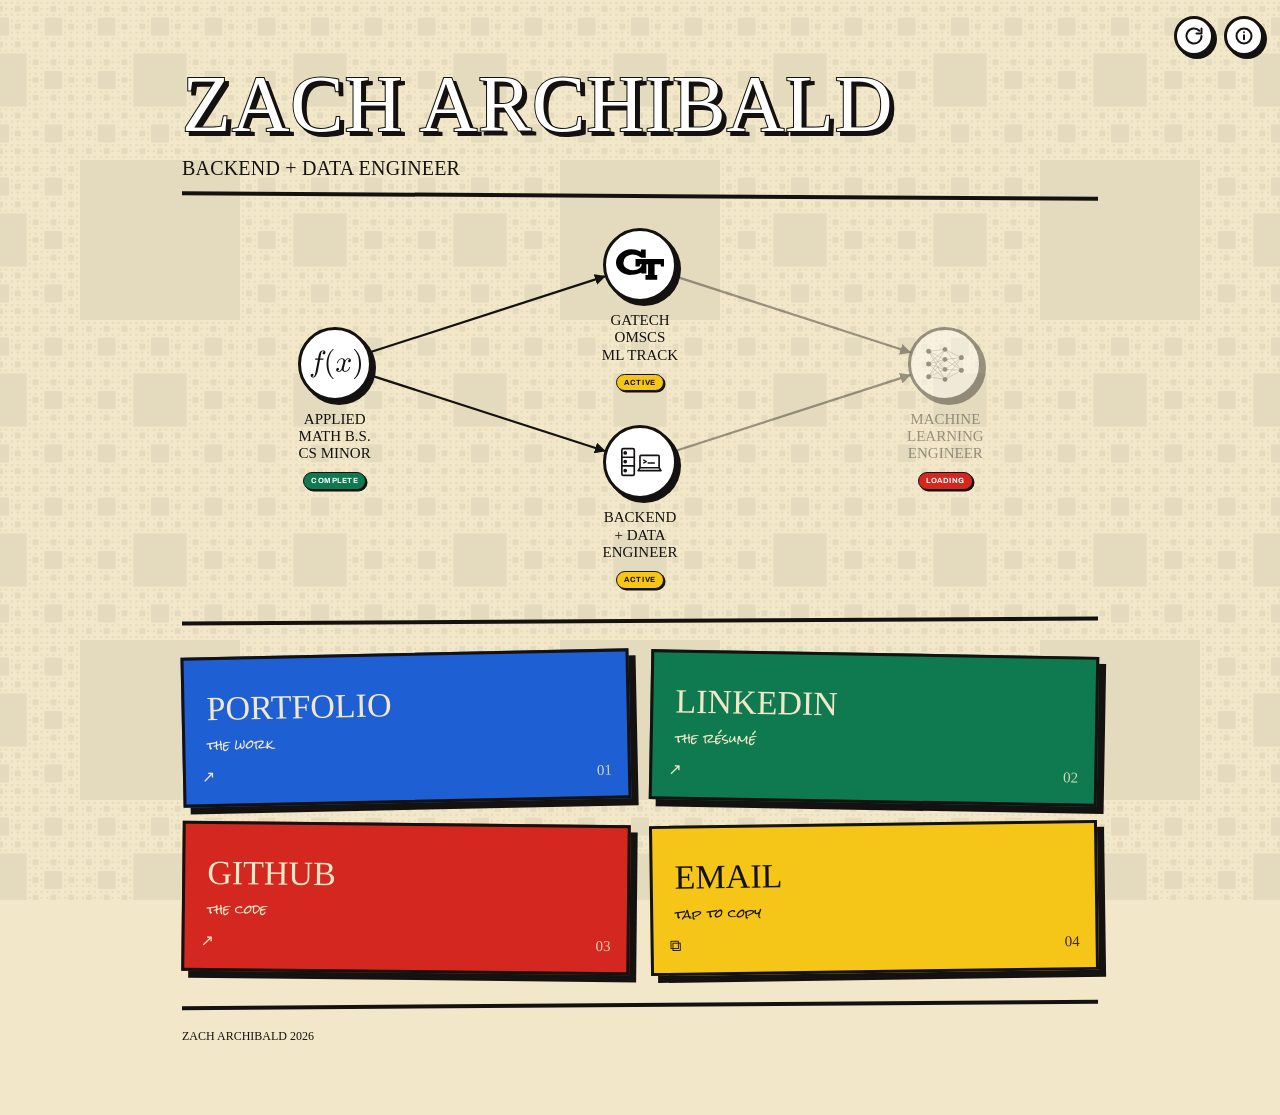
<file: index.html>
<!DOCTYPE html>
<html lang="en">
<head>
<meta charset="UTF-8">
<meta name="viewport" content="width=device-width, initial-scale=1.0">
<title>Zach Archibald</title>
<meta name="description" content="Data & backend engineer. Building the systems ML runs on.">
<link rel="preconnect" href="https://fonts.googleapis.com">
<link rel="preconnect" href="https://fonts.gstatic.com" crossorigin>
<link href="https://fonts.googleapis.com/css2?family=Permanent+Marker&family=Rock+Salt&family=Archivo:wght@400;600;800&family=Fraunces:opsz,wght@9..144,600;9..144,900&display=swap" rel="stylesheet">
<link rel="stylesheet" href="background.css">
<style>
  *{margin:0;padding:0;box-sizing:border-box}
  :root{
    --black:#141210;
    --ivory:#f2e8c9;
    --red:#d4271f;
    --yellow:#f5c518;
    --cobalt:#1f5fd4;
    --green:#0f7a4f;
    --marker:'Permanent Marker',cursive;
    --name:'Fraunces',Georgia,serif;
    --scrawl:'Rock Salt',cursive;
    --body:'Archivo',system-ui,sans-serif;
  }
  html{scroll-behavior:smooth;background:#f2e8c9}
  body{
    background:var(--ivory);color:var(--black);
    font-family:var(--body);line-height:1.55;
    -webkit-font-smoothing:antialiased;
    overflow-x:hidden;position:relative;
  }
  .wrap{max-width:960px;margin:0 auto;padding:0 22px;position:relative;z-index:2}


  /* ---------- hero ---------- */
  .hero{position:relative;padding:64px 0 0}
  h1{font-family:var(--marker);font-weight:400;line-height:1;letter-spacing:.01em;
    white-space:nowrap;display:block;font-size:80px}
  h1 .n1,h1 .n2{color:#fff;-webkit-text-stroke:2px var(--black);paint-order:stroke fill}
  h1{filter:drop-shadow(4px 4px 0 var(--black))}
  .role{margin:14px 0 0;font-family:var(--marker);font-size:20px;line-height:1;
    letter-spacing:.01em;display:block;color:var(--black)}

  /* ---------- trajectory ---------- */
  .path{margin:0;position:relative;width:100%}
  .path-label{font-family:var(--scrawl);font-size:11px;opacity:.6;margin-bottom:14px;
    text-transform:uppercase;letter-spacing:.06em}
  .nodes{display:flex;align-items:flex-start;flex-wrap:nowrap;width:100%;gap:0}
  /* diamond trajectory */
  .nodes.diamond{display:grid;position:relative;width:100%;
    grid-template-columns:1fr 1fr 1fr;grid-template-rows:1fr 1fr;
    row-gap:34px;align-items:center;justify-items:center}
  .diamond .node{position:relative;z-index:2;flex:none!important;align-self:center}
  .col-l{grid-column:1;grid-row:1 / span 2}
  .col-r{grid-column:3;grid-row:1 / span 2}
  .col-m.top{grid-column:2;grid-row:1}
  .col-m.bot{grid-column:2;grid-row:2}
  /* four connector lines drawn with a single SVG that scales to the grid box */
  .diamond .flow{position:absolute;inset:0;width:100%;height:100%;z-index:1;
    pointer-events:none;overflow:visible}
  .node{display:flex;flex-direction:column;align-items:center;gap:10px;
    text-align:center;flex:1.5 1 0;min-width:0;align-self:stretch}
  .node .status-tag{margin-top:auto}
  .bulb .db{font-size:40px;line-height:0}
  .bulb{width:74px;height:74px;border:3px solid var(--black);border-radius:50%;
    display:grid;place-items:center;font-family:var(--marker);font-size:24px;
    background:var(--ivory);position:relative;line-height:0}
  .node .bulb{background:#fff;color:var(--black);box-shadow:4px 4px 0 var(--black)}
  /* future node: same style as the others, just greyed out */
  .node.off .bulb{opacity:.4}
  .node.off .cap{opacity:.4}
  .node .cap{font-family:var(--marker);font-size:15px;line-height:1.15;max-width:none}
  .arrow{flex:1 1 0;height:74px;display:flex;align-items:center;min-width:20px;padding:0 6px}
  .arrow::before{content:"";flex:1;height:3px;background:var(--black)}
  .arrow::after{content:"";width:0;height:0;border-left:15px solid var(--black);
    border-top:9px solid transparent;border-bottom:9px solid transparent}
  .arrow.dim::before{background:#8a8272}
  .arrow.dim::after{border-left-color:#8a8272}
  .status-tag{display:inline-block;margin-top:auto;font-family:var(--body);
    font-weight:700;font-size:7.5px;text-transform:uppercase;letter-spacing:.07em;
    padding:2px 7px;border:1.5px solid var(--black);border-radius:999px;
    color:var(--black);box-shadow:1.5px 1.5px 0 var(--black)}
  .on .status-tag{background:var(--green);color:#fff}
  .on.now .status-tag{background:var(--yellow);color:var(--black)}
  .off .status-tag{background:var(--red);color:#fff}

  .bio{margin-top:40px;max-width:none;font-size:clamp(18px,2.6vw,24px);
    font-weight:600;line-height:1.6}

  /* ---------- link blocks ---------- */
  .grid{display:grid;grid-template-columns:repeat(2,1fr);
    gap:20px;padding:0}
  .block{position:relative;display:block;min-height:150px;padding:26px 22px 46px;
    border:3px solid var(--black);color:var(--black);text-decoration:none;
    box-shadow:7px 7px 0 var(--black);
    transition:transform .12s ease,box-shadow .12s ease}
  .block:nth-child(1){background:var(--cobalt);color:var(--ivory);transform:rotate(-1.2deg)}
  .block:nth-child(2){background:var(--green);color:var(--ivory);transform:rotate(1deg)}
  .block:nth-child(3){background:var(--red);color:var(--ivory);transform:rotate(.6deg)}
  .block:nth-child(4){background:var(--yellow);transform:rotate(-.8deg)}
  .block:hover{transform:translate(-3px,-3px) rotate(0deg);box-shadow:11px 11px 0 var(--black)}
  .block:focus-visible{outline:4px dashed var(--black);outline-offset:5px}
  .block .num{position:absolute;right:16px;bottom:14px;font-family:var(--marker);
    font-size:15px;opacity:.85}
  .block .name{font-family:var(--marker);font-size:clamp(26px,4.5vw,34px);
    line-height:1;margin-top:6px}
  .block .name.long{font-size:clamp(15px,2.4vw,22px);word-break:break-all;margin-top:10px}
  .block .go{font-family:var(--scrawl);font-size:12px;margin-top:10px;display:block}
  .block .ext{position:absolute;bottom:14px;left:16px;font-family:'Archivo',system-ui,'Segoe UI Symbol','Noto Sans Symbols 2',sans-serif;font-size:16px;font-variant-emoji:text;-webkit-font-feature-settings:normal}

  footer{padding:30px 0 70px}
  .rule{height:4px;background:var(--black);margin-bottom:20px;
    transform:rotate(-.4deg);transform-origin:center}
  .sp{height:4px;background:var(--black);margin:30px 0;transform-origin:center}
  .sp.a{transform:rotate(.35deg);margin-top:16px}
  .sp.b{transform:rotate(-.3deg)}
  .foot{display:flex;flex-wrap:wrap;gap:8px 20px;align-items:center;
    font-family:var(--scrawl);font-size:12px}
  .foot .mk{font-family:var(--marker);color:var(--black)}
  .foot .za{font-family:var(--marker);font-style:normal;font-weight:400;
    color:var(--cobalt);letter-spacing:.02em}

  .toast{position:fixed;bottom:26px;left:50%;transform:translateX(-50%) translateY(16px);
    background:var(--black);color:var(--yellow);font-family:var(--marker);
    font-size:14px;padding:10px 18px;border:2px solid var(--yellow);
    opacity:0;pointer-events:none;transition:all .22s;z-index:50}
  .toast.show{opacity:1;transform:translateX(-50%) translateY(0)}

  @media(prefers-reduced-motion:reduce){*{animation:none!important;transition:none!important}
    .block,.role{transform:none!important}}
  @media(max-width:560px){
    .bulb{width:56px;height:56px;font-size:20px}
    .bulb .db{font-size:30px}
    .node .cap{font-size:11px;max-width:none}
    .arrow{height:56px;min-width:16px;padding:0 4px}
    .arrow::after{border-left-width:11px;border-top-width:7px;border-bottom-width:7px}
    .bulb svg{width:34px;height:auto}
  }
</style>
</head>
<body>
<script src="background.js"></script>

<div class="wrap">

  <section class="hero">
    <h1><span class="n1">ZACH</span> <span class="n2">ARCHIBALD</span></h1>
    <div class="role">BACKEND + DATA ENGINEER</div>

    <div class="sp a"></div>

    <div class="path">
<div class="nodes diamond">
        <svg class="flow" preserveAspectRatio="none" aria-hidden="true">
          <defs>
            <marker id="ah" markerWidth="5" markerHeight="5" refX="4.5" refY="2.5" orient="auto">
              <path d="M0 0 L5 2.5 L0 5 Z" fill="#141210"/>
            </marker>
            <marker id="ahdim" markerWidth="5" markerHeight="5" refX="4.5" refY="2.5" orient="auto">
              <path d="M0 0 L5 2.5 L0 5 Z" fill="#141210"/>
            </marker>
          </defs>
          <line id="ln1" stroke="#141210" stroke-width="2.2" vector-effect="non-scaling-stroke" marker-end="url(#ah)"/>
          <line id="ln2" stroke="#141210" stroke-width="2.2" vector-effect="non-scaling-stroke" marker-end="url(#ah)"/>
          <line id="ln3" stroke="#141210" stroke-width="2.2" opacity="0.4" vector-effect="non-scaling-stroke" marker-end="url(#ahdim)"/>
          <line id="ln4" stroke="#141210" stroke-width="2.2" opacity="0.4" vector-effect="non-scaling-stroke" marker-end="url(#ahdim)"/>
        </svg>

        <div class="node on col-l">
          <div class="bulb"><svg viewBox="0 0 100 57.5" width="52" height="30" fill="#141210" stroke="none"><path d="M5.6 52.6Q6.7 53.4 8.2 53.4Q10.2 53.4 11.5 48.9Q12.1 46.7 14.4 34.5L17.1 20.4L12.1 20.4Q11.6 20.4 11.6 19.6Q11.8 18.3 12.3 18.3L17.4 18.3L18.1 14.6Q18.4 12.9 18.7 11.6Q19.0 10.4 19.3 9.3Q19.7 8.2 20.3 6.9Q21.3 5.0 23.0 3.8Q24.6 2.6 26.6 2.6Q27.8 2.6 29.0 3.0Q30.2 3.5 31.0 4.4Q31.7 5.4 31.7 6.6Q31.7 8.1 30.8 9.2Q29.8 10.3 28.4 10.3Q27.5 10.3 26.8 9.7Q26.2 9.1 26.2 8.2Q26.2 6.9 27.0 6.0Q27.9 5.0 29.2 4.9Q28.1 4.1 26.5 4.1Q25.6 4.1 24.9 4.9Q24.1 5.7 23.9 6.6Q23.5 8.1 22.3 14.5L21.6 18.3L27.5 18.3Q28.1 18.3 28.1 19.1Q28.0 19.2 27.9 19.6Q27.9 19.9 27.7 20.2Q27.6 20.4 27.3 20.4L21.2 20.4L18.5 34.4Q18.0 37.5 17.3 40.6Q16.7 43.8 15.5 47.1Q14.3 50.4 12.4 52.7Q10.6 54.9 8.1 54.9Q6.1 54.9 4.6 53.8Q3.1 52.7 3.1 50.9Q3.1 49.4 4.0 48.3Q4.9 47.3 6.4 47.3Q7.3 47.3 8.0 47.8Q8.6 48.4 8.6 49.3Q8.6 50.6 7.7 51.6Q6.8 52.6 5.6 52.6ZM45.9 57.4Q42.7 54.9 40.4 51.6Q38.1 48.3 36.6 44.6Q35.2 40.9 34.4 36.9Q33.7 32.8 33.7 28.8Q33.7 24.6 34.4 20.6Q35.2 16.5 36.7 12.8Q38.2 9.1 40.5 5.8Q42.8 2.6 45.9 0.1Q45.9 0.0 46.2 0.0L46.8 0.0Q46.9 0.0 47.1 0.2Q47.2 0.3 47.2 0.5Q47.2 0.8 47.1 0.9Q44.3 3.6 42.4 6.8Q40.5 9.9 39.4 13.5Q38.3 17.0 37.8 20.8Q37.3 24.6 37.3 28.8Q37.3 47.0 47.0 56.5Q47.2 56.7 47.2 57.0Q47.2 57.1 47.1 57.3Q46.9 57.5 46.8 57.5L46.2 57.5Q45.9 57.5 45.9 57.4ZM54.9 41.5Q55.9 42.3 57.8 42.3Q59.6 42.3 61.0 40.5Q62.3 38.8 62.8 36.8L65.5 26.6Q66.1 23.8 66.1 22.8Q66.1 21.3 65.3 20.3Q64.5 19.2 63.0 19.2Q61.2 19.2 59.6 20.3Q58.0 21.5 56.9 23.2Q55.8 25.0 55.4 26.8Q55.3 27.2 54.9 27.2L54.2 27.2Q53.8 27.2 53.8 26.6L53.8 26.5Q54.3 24.3 55.7 22.3Q57.0 20.2 59.0 19.0Q60.9 17.7 63.2 17.7Q65.3 17.7 67.0 18.8Q68.7 20.0 69.4 21.9Q70.3 20.1 71.9 18.9Q73.4 17.7 75.2 17.7Q76.5 17.7 77.7 18.2Q79.0 18.6 79.9 19.5Q80.7 20.4 80.7 21.7Q80.7 23.2 79.7 24.3Q78.8 25.3 77.3 25.3Q76.4 25.3 75.8 24.7Q75.2 24.1 75.2 23.2Q75.2 22.0 76.0 21.1Q76.8 20.2 78.0 20.0Q76.9 19.2 75.1 19.2Q73.3 19.2 71.9 20.9Q70.5 22.6 70.0 24.7L67.5 34.9Q66.8 37.2 66.8 38.7Q66.8 40.2 67.7 41.2Q68.5 42.3 69.9 42.3Q72.6 42.3 74.7 39.9Q76.8 37.5 77.5 34.7Q77.6 34.3 77.9 34.3L78.6 34.3Q78.9 34.3 79.0 34.5Q79.1 34.6 79.1 34.8Q79.1 34.9 79.1 35.0Q78.3 38.4 75.6 41.1Q73.0 43.8 69.8 43.8Q67.6 43.8 66.0 42.6Q64.3 41.5 63.5 39.6Q62.6 41.3 61.1 42.5Q59.5 43.8 57.7 43.8Q56.4 43.8 55.1 43.3Q53.8 42.9 53.0 42.0Q52.2 41.1 52.2 39.7Q52.2 38.4 53.1 37.3Q54.1 36.2 55.5 36.2Q56.4 36.2 57.1 36.7Q57.7 37.3 57.7 38.2Q57.7 39.5 56.9 40.4Q56.1 41.3 54.9 41.5ZM87.0 57.5Q86.5 57.5 86.5 57.0Q86.5 56.8 86.6 56.6Q96.4 47.0 96.4 28.8Q96.4 10.5 86.7 1.0Q86.5 0.8 86.5 0.5Q86.5 0.3 86.6 0.2Q86.8 0.0 87.0 0.0L87.5 0.0Q87.7 0.0 87.8 0.1Q91.9 3.4 94.7 8.0Q97.4 12.7 98.7 18.0Q100.0 23.2 100.0 28.8Q100.0 32.8 99.3 36.8Q98.6 40.7 97.1 44.5Q95.6 48.4 93.3 51.6Q91.0 54.9 87.8 57.4Q87.7 57.5 87.5 57.5L87.0 57.5Z"/></svg></div>
          <div class="cap">APPLIED<br>MATH B.S.<br>CS MINOR</div>
          <span class="status-tag">COMPLETE</span>
        </div>

        <div class="node on now col-m top">
          <div class="bulb"><svg xmlns="http://www.w3.org/2000/svg" viewBox="0 0 170 112" width="48" height="32"><path  d="M58.9176,3.52Z" transform="translate(-4.04461 -2.71)"/><path  d="M73.2276,37.4v27h14.47l1.53-8.11h6.52c-2.39,12.36-14.69,20.92-30.28,20.92a26.673,26.673,0,0,1-3.22-.13c-8.64-.66-16.58-3.44-22.36-7.83-6.38-4.83-9.73-11.3-9.7-18.69a27.62,27.62,0,0,1,9.51-20.69,35.33,35.33,0,0,1,22-8.58h1.58a45.43,45.43,0,0,1,28,10.23c.39.33.48.4.58.47a5.35923,5.35923,0,0,1,.56.45l.22.18h16.65V3.51h-16.92v8.34c-7.11-4.55-19.26-9.14-33.45-9.14h-.22A58.44,58.44,0,0,0,17.4576,20c-8.76,9-13.55,19.87-13.41,30.78.16,11.72,5.8,22.64,15.91,30.75,9.66,7.76,22.77,12.21,35.94,12.21,1.63,0,3.28-.07,4.9-.2,13.05-1.07,24.62-4,32.79-8.42v3.6h17.93V56.34h6.18V93.9h-9.34v16.89h41.68V93.9h-9.34V56.33h21.11l1.47,8.11h14.57v-27ZM58.9176,3.52Z" transform="translate(-4.04461 -2.71)"/></svg></div>
          <div class="cap">GATECH<br>OMSCS<br>ML TRACK</div>
          <span class="status-tag">ACTIVE</span>
        </div>

        <div class="node on now col-m bot">
          <div class="bulb"><svg viewBox="0 0 100 88" width="48" height="42" fill="none" stroke="#141210" stroke-width="3.5" stroke-linejoin="round" stroke-linecap="round"><rect x="12" y="16" width="26" height="56" rx="3" fill="#fff"/><line x1="12" y1="34" x2="38" y2="34"/><line x1="12" y1="52" x2="38" y2="52"/><circle cx="19" cy="25" r="2.2" fill="#141210"/><circle cx="19" cy="43" r="2.2" fill="#141210"/><circle cx="19" cy="62" r="2.2" fill="#141210"/><rect x="50" y="30" width="40" height="26" rx="2" fill="#fff"/><polyline points="58,40 63,43 58,46" stroke-width="3"/><line x1="67" y1="46" x2="80" y2="46" stroke-width="3"/><path d="M46 62 L94 62 L90 56 L50 56 Z" fill="#fff"/></svg></div>
          <div class="cap">BACKEND<br>+ DATA<br>ENGINEER</div>
          <span class="status-tag">ACTIVE</span>
        </div>

        <div class="node off col-r">
          <div class="bulb"><svg viewBox="0 0 100 88" width="46" height="40" fill="#141210" stroke="#141210" stroke-width="1.1"><g stroke-width="0.9" opacity="0.85"><line x1="14" y1="16" x2="50" y2="12"/><line x1="14" y1="16" x2="50" y2="34"/><line x1="14" y1="16" x2="50" y2="56"/><line x1="14" y1="16" x2="50" y2="78"/><line x1="14" y1="44" x2="50" y2="12"/><line x1="14" y1="44" x2="50" y2="34"/><line x1="14" y1="44" x2="50" y2="56"/><line x1="14" y1="44" x2="50" y2="78"/><line x1="14" y1="72" x2="50" y2="12"/><line x1="14" y1="72" x2="50" y2="34"/><line x1="14" y1="72" x2="50" y2="56"/><line x1="14" y1="72" x2="50" y2="78"/><line x1="50" y1="12" x2="86" y2="30"/><line x1="50" y1="12" x2="86" y2="58"/><line x1="50" y1="34" x2="86" y2="30"/><line x1="50" y1="34" x2="86" y2="58"/><line x1="50" y1="56" x2="86" y2="30"/><line x1="50" y1="56" x2="86" y2="58"/><line x1="50" y1="78" x2="86" y2="30"/><line x1="50" y1="78" x2="86" y2="58"/></g><circle cx="14" cy="16" r="5"/><circle cx="14" cy="44" r="5"/><circle cx="14" cy="72" r="5"/><circle cx="50" cy="12" r="4.6"/><circle cx="50" cy="34" r="4.6"/><circle cx="50" cy="56" r="4.6"/><circle cx="50" cy="78" r="4.6"/><circle cx="86" cy="30" r="5"/><circle cx="86" cy="58" r="5"/></svg></div>
          <div class="cap">MACHINE<br>LEARNING<br>ENGINEER</div>
          <span class="status-tag">LOADING</span>
        </div>
      </div>
    </div>

    <!-- bio hidden:
    <p class="bio">Mathematician turned engineer. I build the pipelines and systems that machine learning runs on — from first principles, not black boxes.</p>
    -->
  </section>

  <div class="sp b"></div>

  <nav class="grid">
    <a class="block" href="/portfolio.html">
      <span class="ext">↗︎</span><div class="name">PORTFOLIO</div>
      <span class="go">the work</span><span class="num">01</span>
    </a>
    <a class="block" href="https://www.linkedin.com/in/zach-archibald-99ab55268/" target="_blank" rel="noopener">
      <span class="ext">↗︎</span><div class="name">LINKEDIN</div>
      <span class="go">the résumé</span><span class="num">02</span>
    </a>
    <a class="block" href="https://github.com/zbarchibald" target="_blank" rel="noopener">
      <span class="ext">↗︎</span><div class="name">GITHUB</div>
      <span class="go">the code</span><span class="num">03</span>
    </a>
    <a class="block" href="#" id="emailLink" data-email="mail@zbarchibald.com">
      <span class="ext">⧉︎</span><div class="name">EMAIL</div>
      <span class="go">tap to copy</span><span class="num">04</span>
    </a>
  </nav>

  <footer>
    <div class="rule"></div>
    <div class="foot">
      <span class="mk">ZACH ARCHIBALD 2026</span>
    </div>
  </footer>

</div>

<div class="toast" id="toast">COPIED</div>

<script>
  const link=document.getElementById('emailLink'),toast=document.getElementById('toast');
  link.addEventListener('click',async(e)=>{
    e.preventDefault();
    const email=link.dataset.email;
    try{await navigator.clipboard.writeText(email);
      toast.textContent='COPIED TO CLIPBOARD';
      toast.classList.add('show');
      setTimeout(()=>toast.classList.remove('show'),1700);
    }catch(err){window.location.href='mailto:'+email;}
  });


  // scale the name to fill the content column on one line
  (function(){
    const h1=document.querySelector('h1'); if(!h1) return;
    const fit=()=>{
      const parent=h1.parentElement;
      const avail=parent.clientWidth;
      h1.style.fontSize='80px';
      const w=h1.scrollWidth;
      if(w>0){ h1.style.fontSize=(80*avail/w).toFixed(2)+'px'; }
    };
    if(document.fonts&&document.fonts.ready){document.fonts.ready.then(fit);}
    window.addEventListener('load',fit);
    window.addEventListener('resize',fit);
    fit();
  })();



  // draw diamond arrows from real bulb centers to bulb edges
  (function(){
    const grid=document.querySelector('.nodes.diamond'); if(!grid) return;
    const flow=grid.querySelector('.flow');
    const nodes={
      l:grid.querySelector('.col-l .bulb'),
      t:grid.querySelector('.col-m.top .bulb'),
      b:grid.querySelector('.col-m.bot .bulb'),
      r:grid.querySelector('.col-r .bulb')
    };
    const lines={ln1:['l','t'],ln2:['l','b'],ln3:['t','r'],ln4:['b','r']};
    function center(el,gb){const r=el.getBoundingClientRect();
      return {x:r.left-gb.left+r.width/2, y:r.top-gb.top+r.height/2, rad:r.width/2};}
    function draw(){
      const gb=grid.getBoundingClientRect();
      flow.setAttribute('viewBox',`0 0 ${gb.width} ${gb.height}`);
      flow.setAttribute('width',gb.width); flow.setAttribute('height',gb.height);
      for(const [id,[a,c]] of Object.entries(lines)){
        const A=center(nodes[a],gb), C=center(nodes[c],gb);
        const dx=C.x-A.x, dy=C.y-A.y, L=Math.hypot(dx,dy), ux=dx/L, uy=dy/L;
        const startGap=A.rad, endGap=C.rad;
        const el=document.getElementById(id);
        el.setAttribute('x1',(A.x+ux*startGap).toFixed(1));
        el.setAttribute('y1',(A.y+uy*startGap).toFixed(1));
        el.setAttribute('x2',(C.x-ux*endGap).toFixed(1));
        el.setAttribute('y2',(C.y-uy*endGap).toFixed(1));
      }
    }
    if(document.fonts&&document.fonts.ready){document.fonts.ready.then(draw);}
    window.addEventListener('load',draw);
    window.addEventListener('resize',draw);
    draw();
  })();

</script>
</body>
</html>
</file>
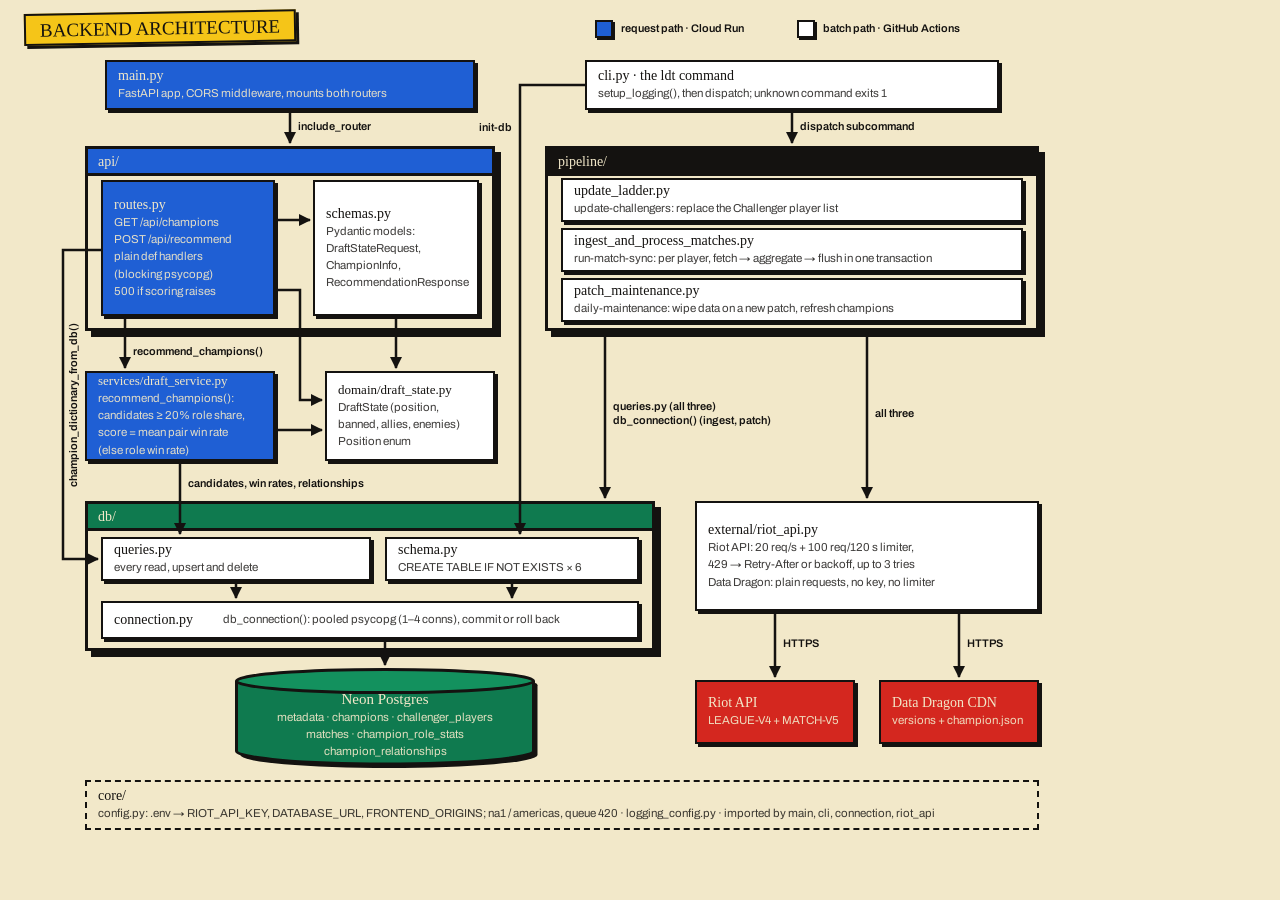
<file: ldt-backend-architecture.html>
<!DOCTYPE html><html lang="en"><head><meta charset="UTF-8"><title>LoL Draft Tool: backend architecture</title><link href="https://fonts.googleapis.com/css2?family=Permanent+Marker&family=Rock+Salt&family=Archivo:wght@400;600;800&display=swap" rel="stylesheet"><style>
*{margin:0;padding:0;box-sizing:border-box}
:root{--black:#141210;--ivory:#f2e8c9;--red:#d4271f;--yellow:#f5c518;--cobalt:#1f5fd4;--green:#0f7a4f;--dim:#8a8272;
  --marker:'Permanent Marker',cursive;--scrawl:'Rock Salt',cursive;--body:'Archivo',system-ui,sans-serif}
html,body{background:var(--ivory)}
body{width:1100px;height:850px;position:relative;overflow:hidden;color:var(--black);font-family:var(--body);-webkit-font-smoothing:antialiased}
.a{position:absolute}
.tape{font-family:var(--marker);font-size:19px;line-height:1;background:var(--yellow);border:2px solid var(--black);
  box-shadow:3px 3px 0 var(--black);padding:5px 14px 4px;transform:rotate(-1deg);transform-origin:left center;white-space:nowrap}
.scrawl{font-family:var(--scrawl);font-size:10px;text-transform:uppercase;letter-spacing:.06em;opacity:.65;white-space:nowrap}
.grp{border:3px solid var(--black);box-shadow:6px 6px 0 var(--black);background:var(--ivory)}
.grp>.hd{position:absolute;left:0;right:0;top:0;height:27px;border-bottom:3px solid var(--black);
  font-family:var(--marker);font-size:14px;line-height:25px;padding:0 10px;white-space:nowrap}
.grp.dash{border-style:dashed;box-shadow:none}
.grp.dash>.hd{border-bottom:none;font-family:var(--scrawl);font-size:10px;text-transform:uppercase;letter-spacing:.06em;opacity:.7;line-height:28px}
.box{background:#fff;border:2px solid var(--black);box-shadow:3px 3px 0 var(--black);padding:6px 11px;
  display:flex;flex-direction:column;justify-content:center}
.box b{font-family:var(--marker);font-weight:400;font-size:14px;line-height:1.15;white-space:nowrap}
.box small{display:block;font-size:11.5px;line-height:1.32;opacity:.82;margin-top:2px}
.box.hot,.box.red,.box.ink,.box.grn{color:var(--ivory)}
.box.hot{background:var(--cobalt)} .box.red{background:var(--red)} .box.ink{background:var(--black)} .box.grn{background:var(--green)}
.box.hot small,.box.red small,.box.grn small{opacity:.92}
.box.ylw{background:var(--yellow)}
.box.dashed{border-style:dashed;box-shadow:none;background:transparent}
.cyl{isolation:isolate;color:var(--ivory);display:flex;flex-direction:column;justify-content:center;align-items:center;text-align:center;padding:26px 10px 8px}
.cyl b{font-family:var(--marker);font-weight:400;font-size:15px;line-height:1.1}
.cyl small{display:block;font-size:11.5px;line-height:1.32;opacity:.92;margin-top:2px}
.cyl svg{position:absolute;inset:0;overflow:visible;z-index:-1}
.lbl{font-size:11px;font-weight:600;line-height:1.25;white-space:nowrap}
.lbl.dim{color:#5f584b}
svg.edges{position:absolute;inset:0;z-index:5;pointer-events:none;overflow:visible}
.lbls{position:absolute;inset:0;z-index:6}
</style></head><body><div class="a tape" style="left:24px;top:14px">BACKEND ARCHITECTURE</div><div class="a" style="left:595px;top:20px;width:18px;height:18px;background:var(--cobalt);border:2px solid var(--black);box-shadow:2px 2px 0 var(--black)"></div><div class="a" style="left:797px;top:20px;width:18px;height:18px;background:#fff;border:2px solid var(--black);box-shadow:2px 2px 0 var(--black)"></div><div class="a box hot" style="left:105px;top:60px;width:370px;height:50px;"><b>main.py</b><small>FastAPI app, CORS middleware, mounts both routers</small></div><div class="a box " style="left:585px;top:60px;width:414px;height:50px;"><b>cli.py · the ldt command</b><small>setup_logging(), then dispatch; unknown command exits 1</small></div><div class="a grp" style="left:85px;top:146px;width:410px;height:185px"><div class="hd" style="background:var(--cobalt);color:var(--ivory)">api/</div></div><div class="a box hot" style="left:101px;top:180px;width:174px;height:136px;"><b>routes.py</b><small>GET /api/champions</small><small>POST /api/recommend</small><small>plain def handlers</small><small>(blocking psycopg)</small><small>500 if scoring raises</small></div><div class="a box " style="left:313px;top:180px;width:166px;height:136px;"><b>schemas.py</b><small>Pydantic models:</small><small>DraftStateRequest,</small><small>ChampionInfo,</small><small>RecommendationResponse</small></div><div class="a grp" style="left:545px;top:146px;width:494px;height:185px"><div class="hd" style="background:var(--black);color:var(--ivory)">pipeline/</div></div><div class="a box " style="left:561px;top:178px;width:462px;height:44px;"><b>update_ladder.py</b><small>update-challengers: replace the Challenger player list</small></div><div class="a box " style="left:561px;top:228px;width:462px;height:44px;"><b>ingest_and_process_matches.py</b><small>run-match-sync: per player, fetch → aggregate → flush in one transaction</small></div><div class="a box " style="left:561px;top:278px;width:462px;height:44px;"><b>patch_maintenance.py</b><small>daily-maintenance: wipe data on a new patch, refresh champions</small></div><div class="a box hot" style="left:85px;top:371px;width:190px;height:90px;"><b style="font-size:13px">services/draft_service.py</b><small>recommend_champions():</small><small>candidates ≥ 20% role share,</small><small>score = mean pair win rate</small><small>(else role win rate)</small></div><div class="a box " style="left:325px;top:371px;width:170px;height:90px;"><b style="font-size:13px">domain/draft_state.py</b><small>DraftState (position,</small><small>banned, allies, enemies)</small><small>Position enum</small></div><div class="a grp" style="left:85px;top:501px;width:570px;height:150px"><div class="hd" style="background:var(--green);color:var(--ivory)">db/</div></div><div class="a box " style="left:101px;top:537px;width:270px;height:44px;"><b>queries.py</b><small>every read, upsert and delete</small></div><div class="a box " style="left:385px;top:537px;width:254px;height:44px;"><b>schema.py</b><small>CREATE TABLE IF NOT EXISTS × 6</small></div><div class="a box " style="left:101px;top:601px;width:538px;height:38px;"><b>connection.py</b></div><div class="a" style="left:223px;top:613px;font-size:11.5px;opacity:.82;z-index:2">db_connection(): pooled psycopg (1–4 conns), commit or roll back</div><div class="a box " style="left:695px;top:501px;width:344px;height:110px;"><b>external/riot_api.py</b><small>Riot API: 20 req/s + 100 req/120 s limiter,</small><small>429 → Retry-After or backoff, up to 3 tries</small><small>Data Dragon: plain requests, no key, no limiter</small></div><div class="a cyl" style="left:235px;top:668px;width:300px;height:96px"><svg width="300" height="96"><g transform="translate(4 4)" fill="#141210"><path d="M1.5 13 V83 A148.5 13 0 0 0 298.5 83 V13"/><ellipse cx="150.0" cy="13" rx="148.5" ry="11.5"/></g><path d="M1.5 13 V83 A148.5 13 0 0 0 298.5 83 V13" fill="var(--green)" stroke="#141210" stroke-width="3"/><ellipse cx="150.0" cy="13" rx="148.5" ry="11.5" fill="#13915e" stroke="#141210" stroke-width="3"/></svg><b>Neon Postgres</b><small>metadata · champions · challenger_players</small><small>matches · champion_role_stats</small><small>champion_relationships</small></div><div class="a box red" style="left:695px;top:680px;width:160px;height:64px;"><b>Riot API</b><small>LEAGUE-V4 + MATCH-V5</small></div><div class="a box red" style="left:879px;top:680px;width:160px;height:64px;"><b>Data Dragon CDN</b><small>versions + champion.json</small></div><div class="a box dashed" style="left:85px;top:780px;width:954px;height:50px;"><b>core/</b><small>config.py: .env → RIOT_API_KEY, DATABASE_URL, FRONTEND_ORIGINS; na1 / americas, queue 420 · logging_config.py · imported by main, cli, connection, riot_api</small></div><svg class="edges" width="1100" height="850"><defs><marker id="ah" markerWidth="5" markerHeight="5" refX="4.6" refY="2.5" orient="auto"><path d="M0 0 L5 2.5 L0 5 Z" fill="#141210"/></marker><marker id="ahd" markerWidth="5" markerHeight="5" refX="4.6" refY="2.5" orient="auto"><path d="M0 0 L5 2.5 L0 5 Z" fill="#8a8272"/></marker></defs><path d="M290 110 L290 143" fill="none" stroke="#141210" stroke-width="2.5" marker-end="url(#ah)"/><path d="M792 110 L792 143" fill="none" stroke="#141210" stroke-width="2.5" marker-end="url(#ah)"/><path d="M585 85 L520 85 L520 534" fill="none" stroke="#141210" stroke-width="2.5" marker-end="url(#ah)"/><path d="M275 220 L310 220" fill="none" stroke="#141210" stroke-width="2.5" marker-end="url(#ah)"/><path d="M275 290 L300 290 L300 400 L322 400" fill="none" stroke="#141210" stroke-width="2.5" marker-end="url(#ah)"/><path d="M396 316 L396 368" fill="none" stroke="#141210" stroke-width="2.5" marker-end="url(#ah)"/><path d="M125 316 L125 368" fill="none" stroke="#141210" stroke-width="2.5" marker-end="url(#ah)"/><path d="M275 430 L322 430" fill="none" stroke="#141210" stroke-width="2.5" marker-end="url(#ah)"/><path d="M101 250 L63 250 L63 559 L98 559" fill="none" stroke="#141210" stroke-width="2.5" marker-end="url(#ah)"/><path d="M180 461 L180 534" fill="none" stroke="#141210" stroke-width="2.5" marker-end="url(#ah)"/><path d="M605 331 L605 498" fill="none" stroke="#141210" stroke-width="2.5" marker-end="url(#ah)"/><path d="M867 331 L867 498" fill="none" stroke="#141210" stroke-width="2.5" marker-end="url(#ah)"/><path d="M236 581 L236 598" fill="none" stroke="#141210" stroke-width="2.5" marker-end="url(#ah)"/><path d="M512 581 L512 598" fill="none" stroke="#141210" stroke-width="2.5" marker-end="url(#ah)"/><path d="M385 639 L385 665" fill="none" stroke="#141210" stroke-width="2.5" marker-end="url(#ah)"/><path d="M775 611 L775 677" fill="none" stroke="#141210" stroke-width="2.5" marker-end="url(#ah)"/><path d="M959 611 L959 677" fill="none" stroke="#141210" stroke-width="2.5" marker-end="url(#ah)"/></svg><div class="lbls"><div class="a lbl" style="left:621px;top:29px;transform:translate(0,-50%)">request path · Cloud Run</div><div class="a lbl" style="left:823px;top:29px;transform:translate(0,-50%)">batch path · GitHub Actions</div><div class="a lbl" style="left:298px;top:127px;transform:translate(0,-50%)">include_router</div><div class="a lbl" style="left:800px;top:127px;transform:translate(0,-50%)">dispatch subcommand</div><div class="a lbl" style="left:512px;top:128px;transform:translate(-100%,-50%)">init-db</div><div class="a lbl" style="left:133px;top:352px;transform:translate(0,-50%)">recommend_champions()</div><div class="a lbl" style="left:74px;top:405px;transform:translate(-50%,-50%) rotate(-90deg)">champion_dictionary_from_db()</div><div class="a lbl" style="left:188px;top:484px;transform:translate(0,-50%)">candidates, win rates, relationships</div><div class="a lbl" style="left:613px;top:414px;transform:translate(0,-50%)">queries.py (all three)<br>db_connection() (ingest, patch)</div><div class="a lbl" style="left:875px;top:414px;transform:translate(0,-50%)">all three</div><div class="a lbl" style="left:783px;top:644px;transform:translate(0,-50%)">HTTPS</div><div class="a lbl" style="left:967px;top:644px;transform:translate(0,-50%)">HTTPS</div></div></body></html>
</file>
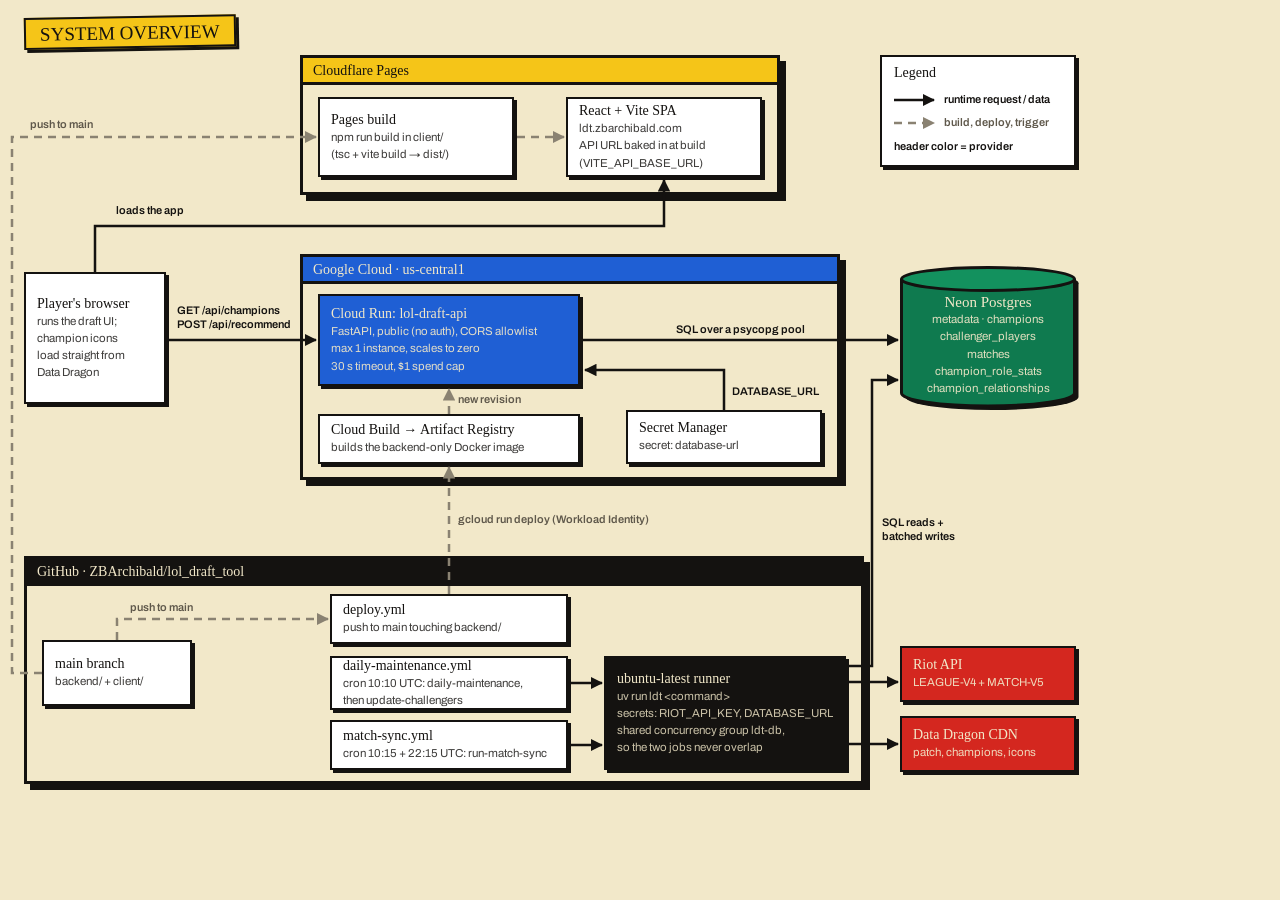
<file: ldt-system-overview.html>
<!DOCTYPE html><html lang="en"><head><meta charset="UTF-8"><title>LoL Draft Tool: system overview</title><link href="https://fonts.googleapis.com/css2?family=Permanent+Marker&family=Rock+Salt&family=Archivo:wght@400;600;800&display=swap" rel="stylesheet"><style>
*{margin:0;padding:0;box-sizing:border-box}
:root{--black:#141210;--ivory:#f2e8c9;--red:#d4271f;--yellow:#f5c518;--cobalt:#1f5fd4;--green:#0f7a4f;--dim:#8a8272;
  --marker:'Permanent Marker',cursive;--scrawl:'Rock Salt',cursive;--body:'Archivo',system-ui,sans-serif}
html,body{background:var(--ivory)}
body{width:1100px;height:850px;position:relative;overflow:hidden;color:var(--black);font-family:var(--body);-webkit-font-smoothing:antialiased}
.a{position:absolute}
.tape{font-family:var(--marker);font-size:19px;line-height:1;background:var(--yellow);border:2px solid var(--black);
  box-shadow:3px 3px 0 var(--black);padding:5px 14px 4px;transform:rotate(-1deg);transform-origin:left center;white-space:nowrap}
.scrawl{font-family:var(--scrawl);font-size:10px;text-transform:uppercase;letter-spacing:.06em;opacity:.65;white-space:nowrap}
.grp{border:3px solid var(--black);box-shadow:6px 6px 0 var(--black);background:var(--ivory)}
.grp>.hd{position:absolute;left:0;right:0;top:0;height:27px;border-bottom:3px solid var(--black);
  font-family:var(--marker);font-size:14px;line-height:25px;padding:0 10px;white-space:nowrap}
.grp.dash{border-style:dashed;box-shadow:none}
.grp.dash>.hd{border-bottom:none;font-family:var(--scrawl);font-size:10px;text-transform:uppercase;letter-spacing:.06em;opacity:.7;line-height:28px}
.box{background:#fff;border:2px solid var(--black);box-shadow:3px 3px 0 var(--black);padding:6px 11px;
  display:flex;flex-direction:column;justify-content:center}
.box b{font-family:var(--marker);font-weight:400;font-size:14px;line-height:1.15;white-space:nowrap}
.box small{display:block;font-size:11.5px;line-height:1.32;opacity:.82;margin-top:2px}
.box.hot,.box.red,.box.ink,.box.grn{color:var(--ivory)}
.box.hot{background:var(--cobalt)} .box.red{background:var(--red)} .box.ink{background:var(--black)} .box.grn{background:var(--green)}
.box.hot small,.box.red small,.box.grn small{opacity:.92}
.box.ylw{background:var(--yellow)}
.box.dashed{border-style:dashed;box-shadow:none;background:transparent}
.cyl{isolation:isolate;color:var(--ivory);display:flex;flex-direction:column;justify-content:center;align-items:center;text-align:center;padding:26px 10px 8px}
.cyl b{font-family:var(--marker);font-weight:400;font-size:15px;line-height:1.1}
.cyl small{display:block;font-size:11.5px;line-height:1.32;opacity:.92;margin-top:2px}
.cyl svg{position:absolute;inset:0;overflow:visible;z-index:-1}
.lbl{font-size:11px;font-weight:600;line-height:1.25;white-space:nowrap}
.lbl.dim{color:#5f584b}
svg.edges{position:absolute;inset:0;z-index:5;pointer-events:none;overflow:visible}
.lbls{position:absolute;inset:0;z-index:6}
</style></head><body><div class="a tape" style="left:24px;top:18px">SYSTEM OVERVIEW</div><div class="a box" style="left:880px;top:55px;width:196px;height:112px;justify-content:flex-start;padding:8px 12px"><b>Legend</b></div><div class="a grp" style="left:300px;top:55px;width:480px;height:140px"><div class="hd" style="background:var(--yellow);color:var(--black)">Cloudflare Pages</div></div><div class="a box " style="left:318px;top:97px;width:196px;height:80px;"><b>Pages build</b><small>npm run build in client/</small><small>(tsc + vite build → dist/)</small></div><div class="a box " style="left:566px;top:97px;width:196px;height:80px;"><b>React + Vite SPA</b><small>ldt.zbarchibald.com</small><small>API URL baked in at build</small><small>(VITE_API_BASE_URL)</small></div><div class="a box " style="left:24px;top:272px;width:142px;height:132px;"><b>Player&#x27;s browser</b><small>runs the draft UI;</small><small>champion icons</small><small>load straight from</small><small>Data Dragon</small></div><div class="a grp" style="left:300px;top:254px;width:540px;height:226px"><div class="hd" style="background:var(--cobalt);color:var(--ivory)">Google Cloud · us-central1</div></div><div class="a box hot" style="left:318px;top:294px;width:262px;height:92px;"><b>Cloud Run: lol-draft-api</b><small>FastAPI, public (no auth), CORS allowlist</small><small>max 1 instance, scales to zero</small><small>30 s timeout, $1 spend cap</small></div><div class="a box " style="left:318px;top:414px;width:262px;height:50px;"><b>Cloud Build → Artifact Registry</b><small>builds the backend-only Docker image</small></div><div class="a box " style="left:626px;top:410px;width:196px;height:54px;"><b>Secret Manager</b><small>secret: database-url</small></div><div class="a cyl" style="left:900px;top:266px;width:176px;height:140px"><svg width="176" height="140"><g transform="translate(4 4)" fill="#141210"><path d="M1.5 13 V127 A86.5 13 0 0 0 174.5 127 V13"/><ellipse cx="88.0" cy="13" rx="86.5" ry="11.5"/></g><path d="M1.5 13 V127 A86.5 13 0 0 0 174.5 127 V13" fill="var(--green)" stroke="#141210" stroke-width="3"/><ellipse cx="88.0" cy="13" rx="86.5" ry="11.5" fill="#13915e" stroke="#141210" stroke-width="3"/></svg><b>Neon Postgres</b><small>metadata · champions</small><small>challenger_players</small><small>matches</small><small>champion_role_stats</small><small>champion_relationships</small></div><div class="a grp" style="left:24px;top:556px;width:840px;height:228px"><div class="hd" style="background:var(--black);color:var(--ivory)">GitHub · ZBArchibald/lol_draft_tool</div></div><div class="a box " style="left:42px;top:640px;width:150px;height:66px;"><b>main branch</b><small>backend/ + client/</small></div><div class="a box " style="left:330px;top:594px;width:238px;height:50px;"><b>deploy.yml</b><small>push to main touching backend/</small></div><div class="a box " style="left:330px;top:656px;width:238px;height:54px;"><b>daily-maintenance.yml</b><small>cron 10:10 UTC: daily-maintenance,</small><small>then update-challengers</small></div><div class="a box " style="left:330px;top:720px;width:238px;height:50px;"><b>match-sync.yml</b><small>cron 10:15 + 22:15 UTC: run-match-sync</small></div><div class="a box ink" style="left:604px;top:656px;width:242px;height:114px;"><b>ubuntu-latest runner</b><small>uv run ldt &lt;command&gt;</small><small>secrets: RIOT_API_KEY, DATABASE_URL</small><small>shared concurrency group ldt-db,</small><small>so the two jobs never overlap</small></div><div class="a box red" style="left:900px;top:646px;width:176px;height:56px;"><b>Riot API</b><small>LEAGUE-V4 + MATCH-V5</small></div><div class="a box red" style="left:900px;top:716px;width:176px;height:56px;"><b>Data Dragon CDN</b><small>patch, champions, icons</small></div><svg class="edges" width="1100" height="850"><defs><marker id="ah" markerWidth="5" markerHeight="5" refX="4.6" refY="2.5" orient="auto"><path d="M0 0 L5 2.5 L0 5 Z" fill="#141210"/></marker><marker id="ahd" markerWidth="5" markerHeight="5" refX="4.6" refY="2.5" orient="auto"><path d="M0 0 L5 2.5 L0 5 Z" fill="#8a8272"/></marker></defs><path d="M894 100 L934 100" fill="none" stroke="#141210" stroke-width="2.5" marker-end="url(#ah)"/><path d="M894 123 L934 123" fill="none" stroke="#8a8272" stroke-width="2.5" stroke-dasharray="8 6" marker-end="url(#ahd)"/><path d="M95 272 L95 226 L664 226 L664 180" fill="none" stroke="#141210" stroke-width="2.5" marker-end="url(#ah)"/><path d="M166 340 L316 340" fill="none" stroke="#141210" stroke-width="2.5" marker-end="url(#ah)"/><path d="M583 340 L898 340" fill="none" stroke="#141210" stroke-width="2.5" marker-end="url(#ah)"/><path d="M724 410 L724 370 L585 370" fill="none" stroke="#141210" stroke-width="2.5" marker-end="url(#ah)"/><path d="M849 666 L872 666 L872 380 L898 380" fill="none" stroke="#141210" stroke-width="2.5" marker-end="url(#ah)"/><path d="M849 682 L898 682" fill="none" stroke="#141210" stroke-width="2.5" marker-end="url(#ah)"/><path d="M849 744 L898 744" fill="none" stroke="#141210" stroke-width="2.5" marker-end="url(#ah)"/><path d="M42 673 L12 673 L12 137 L316 137" fill="none" stroke="#8a8272" stroke-width="2.5" stroke-dasharray="8 6" marker-end="url(#ahd)"/><path d="M517 137 L564 137" fill="none" stroke="#8a8272" stroke-width="2.5" stroke-dasharray="8 6" marker-end="url(#ahd)"/><path d="M117 640 L117 619 L328 619" fill="none" stroke="#8a8272" stroke-width="2.5" stroke-dasharray="8 6" marker-end="url(#ahd)"/><path d="M449 594 L449 467" fill="none" stroke="#8a8272" stroke-width="2.5" stroke-dasharray="8 6" marker-end="url(#ahd)"/><path d="M449 414 L449 389" fill="none" stroke="#8a8272" stroke-width="2.5" stroke-dasharray="8 6" marker-end="url(#ahd)"/><path d="M571 683 L602 683" fill="none" stroke="#141210" stroke-width="2.5" marker-end="url(#ah)"/><path d="M571 745 L602 745" fill="none" stroke="#141210" stroke-width="2.5" marker-end="url(#ah)"/></svg><div class="lbls"><div class="a lbl" style="left:944px;top:100px;transform:translate(0,-50%)">runtime request / data</div><div class="a lbl dim" style="left:944px;top:123px;transform:translate(0,-50%)">build, deploy, trigger</div><div class="a lbl" style="left:894px;top:147px;transform:translate(0,-50%)">header color = provider</div><div class="a lbl" style="left:116px;top:211px;transform:translate(0,-50%)">loads the app</div><div class="a lbl" style="left:234px;top:318px;transform:translate(-50%,-50%)">GET /api/champions<br>POST /api/recommend</div><div class="a lbl" style="left:740px;top:330px;transform:translate(-50%,-50%)">SQL over a psycopg pool</div><div class="a lbl" style="left:732px;top:392px;transform:translate(0,-50%)">DATABASE_URL</div><div class="a lbl" style="left:882px;top:530px;transform:translate(0,-50%)">SQL reads +<br>batched writes</div><div class="a lbl dim" style="left:30px;top:125px;transform:translate(0,-50%)">push to main</div><div class="a lbl dim" style="left:130px;top:608px;transform:translate(0,-50%)">push to main</div><div class="a lbl dim" style="left:458px;top:520px;transform:translate(0,-50%)">gcloud run deploy (Workload Identity)</div><div class="a lbl dim" style="left:458px;top:400px;transform:translate(0,-50%)">new revision</div></div></body></html>
</file>
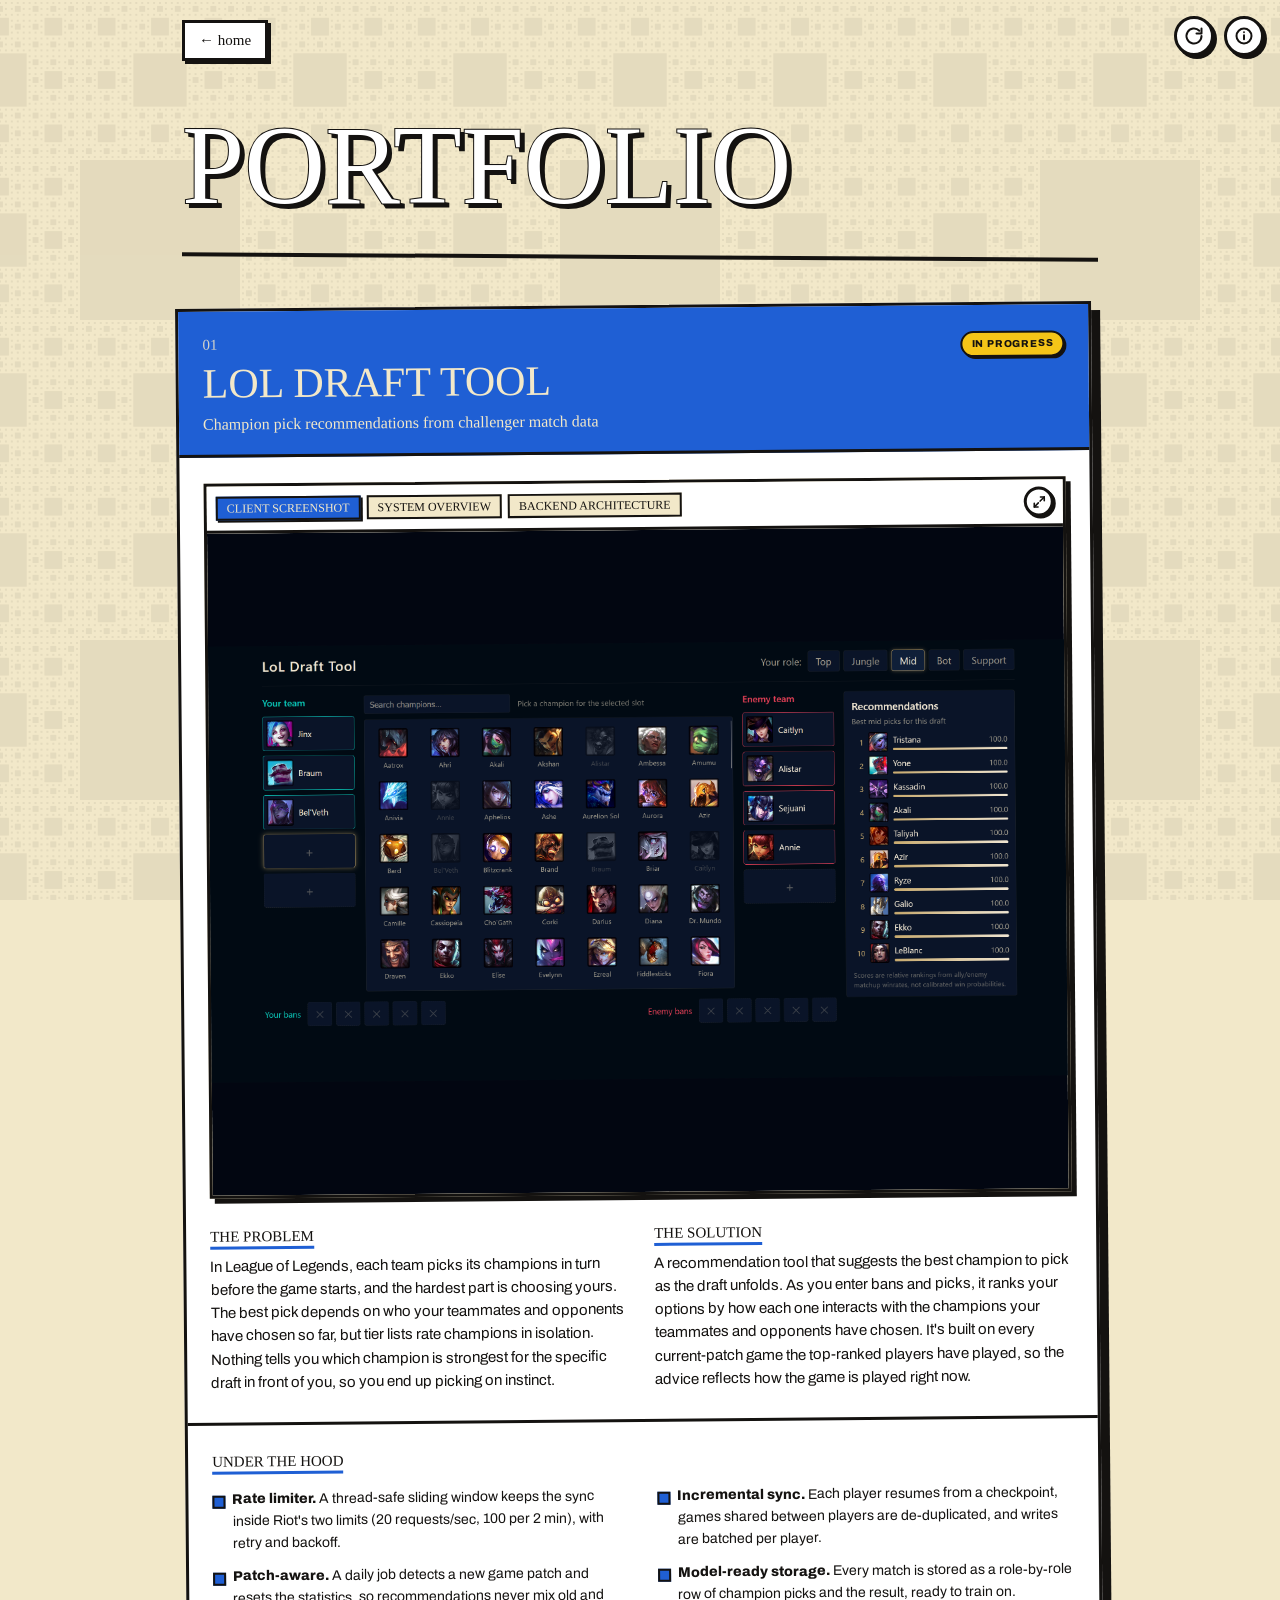
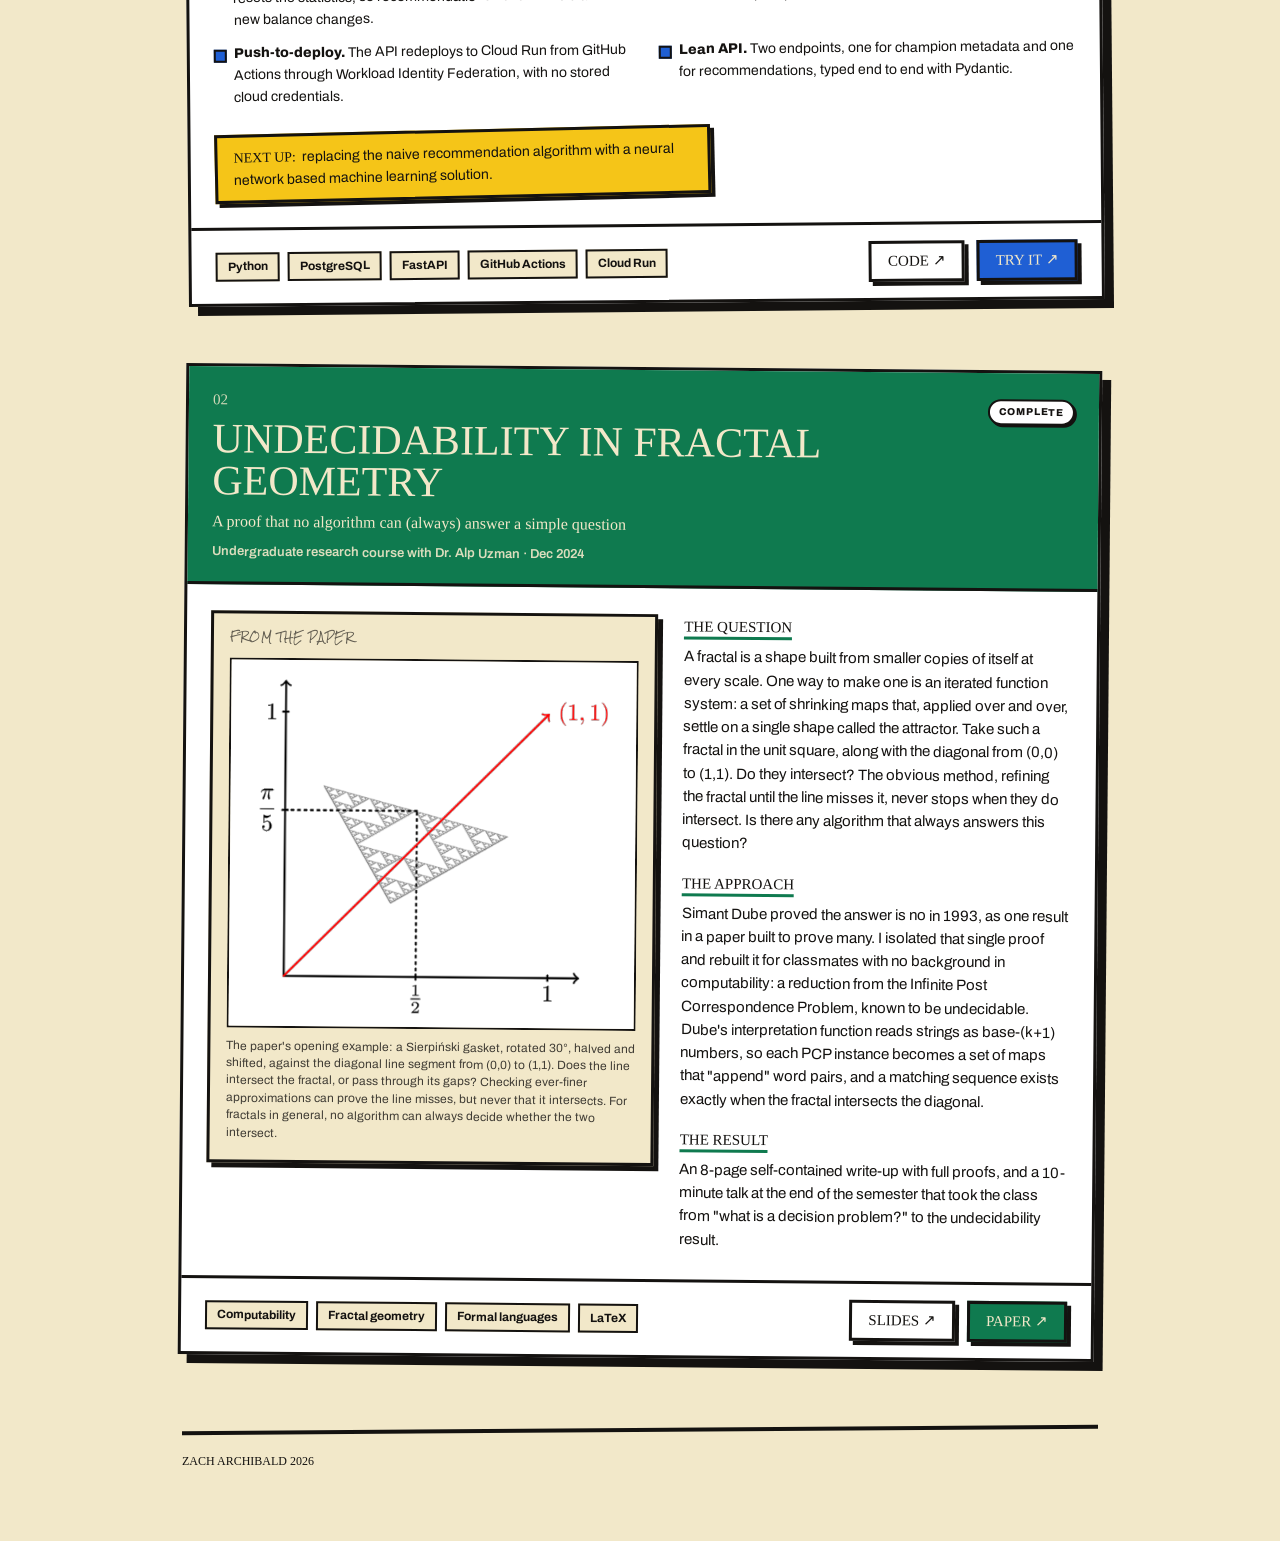
<file: portfolio.html>
<!DOCTYPE html>
<html lang="en">
<head>
<meta charset="UTF-8">
<meta name="viewport" content="width=device-width, initial-scale=1.0">
<title>ZACH ARCHIBALD — Portfolio</title>
<meta name="description" content="Selected work by Zach Archibald, backend + data engineer.">
<link rel="icon" href="/favicon.svg" type="image/svg+xml">
<link rel="stylesheet" href="background.css">
<link rel="preconnect" href="https://fonts.googleapis.com">
<link rel="preconnect" href="https://fonts.gstatic.com" crossorigin>
<link href="https://fonts.googleapis.com/css2?family=Permanent+Marker&family=Rock+Salt&family=Archivo:wght@400;600;800&display=swap" rel="stylesheet">
<style>
  *{margin:0;padding:0;box-sizing:border-box}
  :root{
    --black:#141210;--ivory:#f2e8c9;--red:#d4271f;--yellow:#f5c518;
    --cobalt:#1f5fd4;--green:#0f7a4f;
    --marker:'Permanent Marker',cursive;--scrawl:'Rock Salt',cursive;
    --body:'Archivo',system-ui,sans-serif;
  }
  html{background:var(--ivory)}
  body{background:var(--ivory);color:var(--black);font-family:var(--body);
    line-height:1.55;-webkit-font-smoothing:antialiased;overflow-x:hidden}
  .wrap{max-width:960px;margin:0 auto;padding:0 22px;position:relative;z-index:2}

  /* ---------- header ---------- */
  .top{display:flex;justify-content:space-between;align-items:center;padding:20px 0 0}
  .back{display:inline-block;font-family:var(--marker);font-size:15px;text-decoration:none;
    color:var(--black);background:#fff;border:3px solid var(--black);
    box-shadow:3px 3px 0 var(--black);padding:6px 14px;
    transition:transform .12s,box-shadow .12s}
  .back:hover{transform:translate(-2px,-2px);box-shadow:5px 5px 0 var(--black)}
  .back:focus-visible{outline:3px dashed var(--black);outline-offset:3px}

  .hero{padding:48px 0 0}
  h1{font-family:var(--marker);font-weight:400;line-height:1;font-size:clamp(56px,14vw,112px);
    color:#fff;-webkit-text-stroke:2px var(--black);paint-order:stroke fill;
    filter:drop-shadow(4px 4px 0 var(--black))}
  .lede{margin-top:16px;font-size:clamp(17px,2.4vw,20px);font-weight:600;max-width:52ch}
  .sp{height:4px;background:var(--black);margin:34px 0 46px;transform:rotate(.35deg)}

  /* ---------- case studies ---------- */
  .work{display:flex;flex-direction:column;gap:64px}
  .case{--accent:var(--cobalt);position:relative;background:#fff;
    border:3px solid var(--black);box-shadow:9px 9px 0 var(--black);
    transform:rotate(-.5deg)}
  .case:nth-child(2){--accent:var(--green);transform:rotate(.5deg)}
  .case-head{background:var(--accent);color:var(--ivory);
    border-bottom:3px solid var(--black);padding:22px 24px 20px;
    display:flex;align-items:flex-start;justify-content:space-between;gap:16px}
  .case-num{font-family:var(--marker);font-size:15px;opacity:.85;display:block;margin-bottom:6px}
  .case h2{font-family:var(--marker);font-weight:400;font-size:clamp(28px,5vw,42px);line-height:1}
  .case .tagline{margin-top:10px;font-family:var(--marker);font-size:16px;line-height:1.25}
  .case .meta{font-size:13px;font-weight:600;margin-top:10px;opacity:.9}
  .status{flex:none;font-weight:800;font-size:10px;text-transform:uppercase;letter-spacing:.08em;
    padding:3px 9px;border:2px solid var(--black);border-radius:999px;
    box-shadow:2px 2px 0 var(--black);background:var(--yellow);color:var(--black);margin-top:4px}
  .status.shipped{background:#fff}

  .case-body{display:grid;grid-template-columns:1.15fr 1fr;gap:26px;padding:26px 24px 28px}

  /* screenshot frame */
  .shot{border:3px solid var(--black);box-shadow:5px 5px 0 var(--black);background:var(--ivory);
    align-self:start}
  .shot .bar{display:flex;gap:6px;padding:7px 9px;border-bottom:3px solid var(--black);background:#fff}
  .shot img{display:block;width:100%;height:auto}
  /* tabs live in the window's title bar */
  .shot .bar{align-items:center}
  .tabs{display:flex;flex-wrap:wrap;gap:6px}
  .tabs button{font-family:var(--marker);font-size:12px;line-height:1;color:var(--black);
    background:var(--ivory);border:2px solid var(--black);padding:4px 9px;cursor:pointer;
    transition:transform .12s,box-shadow .12s}
  .tabs button[aria-selected="true"]{background:var(--accent);color:var(--ivory);
    box-shadow:2px 2px 0 var(--black)}
  .tabs button:hover{transform:translate(-1px,-1px)}
  .tabs button:focus-visible{outline:3px dashed var(--black);outline-offset:2px}

  /* wide layout: full-width landscape window (~letter, 11 x 8.5), story below */
  .wide .case-body{grid-template-columns:1fr}
  .wide .story{display:grid;grid-template-columns:repeat(2,1fr);gap:26px}
  .wide .panel{aspect-ratio:11/8.5}
  .wide .panel a,.wide .panel img{display:block;width:100%;height:100%}
  .wide .panel img{object-fit:contain;background:#020611}
  .wide .panel[hidden]{display:none}
  /* diagrams are fixed 1100x850 pages, scaled down to the panel width by script */
  .wide .panel.diagram{position:relative;overflow:hidden;background:var(--ivory)}
  .panel.diagram iframe{position:absolute;top:0;left:0;width:1100px;height:850px;border:0;
    transform-origin:0 0;pointer-events:none}
  .panel.diagram .enlarge{position:absolute;inset:0;z-index:1}
  .wide .panel{position:relative}
  .zoomable{cursor:zoom-in}
  .shot .bar .expand{flex:none;width:30px;height:30px;margin-left:auto;box-shadow:2px 2px 0 var(--black)}
  .shot .bar .expand:hover{box-shadow:4px 4px 0 var(--black)}
  .shot .bar .expand svg{width:15px;height:15px}
  .zoom-hint{display:none;position:absolute;right:10px;bottom:10px;z-index:2;pointer-events:none;
    font-family:var(--marker);font-size:12px;line-height:1;color:var(--black);
    background:#fff;border:2px solid var(--black);padding:4px 8px}
  /* touch screens: no hover or cursor, so swap the expand button for a static label */
  @media(hover:none){
    .shot .bar .expand{display:none}
    .zoom-hint{display:block}
  }

  /* zoom popup */
  dialog.zoom{margin:auto;padding:0;border:3px solid var(--black);box-shadow:8px 8px 0 var(--black);
    background:var(--ivory);color:var(--black);max-width:none;max-height:none;overflow:visible}
  dialog.zoom::backdrop{background:rgba(20,18,16,.72)}
  html:has(dialog.zoom[open]){overflow:hidden}
  .zoom-bar{display:flex;align-items:center;justify-content:space-between;gap:12px;
    padding:8px 10px 8px 14px;border-bottom:3px solid var(--black);background:#fff}
  .zoom-title{font-family:var(--marker);font-size:15px;line-height:1.1}
  .zoom-bar .acts{display:flex;align-items:center;gap:12px}
  .zoom-bar .newtab{font-weight:700;font-size:13px;color:var(--cobalt);white-space:nowrap}
  .zoom-bar .ctrl{width:34px;height:34px}
  .zoom-bar .ctrl svg{width:16px;height:16px}
  .zoom-stage{overflow:auto;background:var(--ivory)}
  .zoom-inner{position:relative}
  .zoom-inner iframe{position:absolute;top:0;left:0;border:0;transform-origin:0 0}
  .zoom-inner img{display:block;width:100%;height:100%}
  @media(max-width:560px){.zoom-bar .newtab{display:none}}

  .story{display:flex;flex-direction:column;gap:16px}
  .story h3{font-family:var(--marker);font-weight:400;font-size:15px;line-height:1;
    display:inline-block;border-bottom:3px solid var(--accent);padding-bottom:2px;margin-bottom:6px}
  .story p{font-size:15px}

  /* figure frame with a scrawled label (project 02) */
  .pipe{border:3px solid var(--black);box-shadow:5px 5px 0 var(--black);background:var(--ivory);
    padding:16px 16px 18px;align-self:start}
  .pipe-label{font-family:var(--scrawl);font-size:10px;text-transform:uppercase;
    letter-spacing:.06em;opacity:.65;margin-bottom:12px}

  .fractal img{display:block;width:100%;height:auto;background:#fff;
    border:2px solid var(--black)}
  .fractal figcaption{font-size:12px;line-height:1.45;margin-top:10px;opacity:.8}

  /* under the hood */
  .hood{border-top:3px solid var(--black);padding:24px 24px 26px}
  .hood h3{font-family:var(--marker);font-weight:400;font-size:15px;line-height:1;
    display:inline-block;border-bottom:3px solid var(--accent);padding-bottom:2px;margin-bottom:14px}
  .hood ul{list-style:none;display:grid;grid-template-columns:1fr 1fr;gap:12px 28px}
  .hood li{position:relative;padding-left:20px;font-size:14px}
  .hood li::before{content:"";position:absolute;left:0;top:.45em;width:9px;height:9px;
    background:var(--accent);border:2px solid var(--black)}
  .hood li strong{font-weight:800}
  .next{display:inline-block;margin-top:24px;background:var(--yellow);border:3px solid var(--black);
    box-shadow:4px 4px 0 var(--black);padding:10px 16px;transform:rotate(-.8deg);font-size:14px;max-width:62ch}
  .next b{font-family:var(--marker);font-weight:400;margin-right:6px}

  .case-foot{border-top:3px solid var(--black);padding:16px 24px;
    display:flex;flex-wrap:wrap;align-items:center;justify-content:space-between;gap:14px}
  .stack{display:flex;flex-wrap:wrap;gap:8px;list-style:none}
  .stack li{font-weight:700;font-size:12px;padding:3px 10px;border:2px solid var(--black);
    background:var(--ivory)}
  .links{display:flex;gap:12px}
  .btn{font-family:var(--marker);font-size:15px;text-decoration:none;color:var(--ivory);
    background:var(--accent);border:3px solid var(--black);box-shadow:4px 4px 0 var(--black);
    padding:6px 16px;transition:transform .12s,box-shadow .12s}
  .btn.alt{background:#fff;color:var(--black)}
  .btn:hover{transform:translate(-2px,-2px);box-shadow:6px 6px 0 var(--black)}
  .btn:focus-visible{outline:3px dashed var(--black);outline-offset:3px}

  footer{padding:70px 0 70px}
  .rule{height:4px;background:var(--black);margin-bottom:20px;transform:rotate(-.4deg)}
  .foot{font-family:var(--marker);font-size:12px}

  @media(max-width:720px){
    .case-body{grid-template-columns:1fr}
    .hood ul{grid-template-columns:1fr}
    .wide .story{grid-template-columns:1fr;gap:16px}
    .case-head{flex-direction:column-reverse;gap:10px}
  }
  @media(prefers-reduced-motion:reduce){*{transition:none!important}
    .case,.sp,.rule,.next{transform:none!important}}
</style>
</head>
<body>
<script src="background.js"></script>
<div class="wrap">

  <header class="top">
    <a class="back" href="/">← home</a>
  </header>

  <section class="hero">
    <h1>PORTFOLIO</h1>
  </section>

  <div class="sp" aria-hidden="true"></div>

  <main class="work">

    <!-- ===== PROJECT 01 ===== -->
    <article class="case wide">
      <div class="case-head">
        <div>
          <span class="case-num">01</span>
          <h2>LOL DRAFT TOOL</h2>
          <div class="tagline">Champion pick recommendations from challenger match data</div>
        </div>
        <span class="status">In progress</span>
      </div>

      <div class="case-body">
        <figure class="shot tabbed">
          <div class="bar">
            <div class="tabs" role="tablist" aria-label="Project views">
              <button role="tab" id="ldt-tab-shot" aria-controls="ldt-shot" aria-selected="true">CLIENT SCREENSHOT</button>
              <button role="tab" id="ldt-tab-sys" aria-controls="ldt-sys" aria-selected="false" tabindex="-1">SYSTEM OVERVIEW</button>
              <button role="tab" id="ldt-tab-mod" aria-controls="ldt-mod" aria-selected="false" tabindex="-1">BACKEND ARCHITECTURE</button>
            </div>
            <button class="ctrl expand" type="button" aria-label="Zoom in on this view" title="Zoom in">
              <svg viewBox="0 0 24 24" fill="none" stroke="#141210" stroke-width="2.6" stroke-linecap="round" stroke-linejoin="round"><polyline points="14 4 20 4 20 10"/><line x1="20" y1="4" x2="13.5" y2="10.5"/><polyline points="10 20 4 20 4 14"/><line x1="4" y1="20" x2="10.5" y2="13.5"/></svg>
            </button>
          </div>
          <div class="panel" role="tabpanel" id="ldt-shot" aria-labelledby="ldt-tab-shot">
            <a class="zoomable" data-zoom="img" href="img/ldt-screenshot.png" target="_blank" rel="noopener"
              aria-label="Zoom in on the client screenshot">
              <img src="img/ldt-screenshot.png" width="1440" height="664"
                alt="The draft board: your team and enemy team pick slots on either side, ban rows below, and a ranked list of recommended champions in the middle">
            </a>
            <span class="zoom-hint" aria-hidden="true">TAP TO ZOOM</span>
          </div>
          <div class="panel diagram" role="tabpanel" id="ldt-sys" aria-labelledby="ldt-tab-sys" hidden>
            <iframe src="ldt-system-overview.html" width="1100" height="850" loading="lazy" tabindex="-1"
              title="System overview: the React client on Cloudflare Pages, the FastAPI service on Cloud Run, Neon Postgres, GitHub Actions workflows, and the Riot API and Data Dragon CDN"></iframe>
            <a class="enlarge zoomable" data-zoom="frame" href="ldt-system-overview.html" target="_blank" rel="noopener"
              aria-label="Zoom in on the system overview diagram"></a>
            <span class="zoom-hint" aria-hidden="true">TAP TO ZOOM</span>
          </div>
          <div class="panel diagram" role="tabpanel" id="ldt-mod" aria-labelledby="ldt-tab-mod" hidden>
            <iframe src="ldt-backend-architecture.html" width="1100" height="850" loading="lazy" tabindex="-1"
              title="Backend architecture: main.py and api/ on the request path, cli.py and pipeline/ on the batch path, both using services, domain and db/, with external/riot_api.py calling the Riot API and Data Dragon"></iframe>
            <a class="enlarge zoomable" data-zoom="frame" href="ldt-backend-architecture.html" target="_blank" rel="noopener"
              aria-label="Zoom in on the backend architecture diagram"></a>
            <span class="zoom-hint" aria-hidden="true">TAP TO ZOOM</span>
          </div>
        </figure>

        <div class="story">
          <div>
            <h3>THE PROBLEM</h3>
            <p>In League of Legends, each team picks its champions in turn before the game starts, and the hardest part is choosing yours. The best pick depends on who your teammates and opponents have chosen so far, but tier lists rate champions in isolation. Nothing tells you which champion is strongest for the specific draft in front of you, so you end up picking on instinct.</p>
          </div>
          <div>
            <h3>THE SOLUTION</h3>
            <p>A recommendation tool that suggests the best champion to pick as the draft unfolds. As you enter bans and picks, it ranks your options by how each one interacts with the champions your teammates and opponents have chosen. It's built on every current-patch game the top-ranked players have played, so the advice reflects how the game is played right now.</p>
          </div>
        </div>
      </div>

      <div class="hood">
        <h3>UNDER THE HOOD</h3>
        <ul>
          <li><strong>Rate limiter.</strong> A thread-safe sliding window keeps the sync inside Riot's two limits (20 requests/sec, 100 per 2 min), with retry and backoff.</li>
          <li><strong>Incremental sync.</strong> Each player resumes from a checkpoint, games shared between players are de-duplicated, and writes are batched per player.</li>
          <li><strong>Patch-aware.</strong> A daily job detects a new game patch and resets the statistics, so recommendations never mix old and new balance changes.</li>
          <li><strong>Model-ready storage.</strong> Every match is stored as a role-by-role row of champion picks and the result, ready to train on.</li>
          <li><strong>Push-to-deploy.</strong> The API redeploys to Cloud Run from GitHub Actions through Workload Identity Federation, with no stored cloud credentials.</li>
          <li><strong>Lean API.</strong> Two endpoints, one for champion metadata and one for recommendations, typed end to end with Pydantic.</li>
        </ul>
        <div class="next"><b>NEXT UP:</b>replacing the naive recommendation algorithm with a neural network based machine learning solution.</div>
      </div>

      <div class="case-foot">
        <ul class="stack" aria-label="Tech stack">
          <li>Python</li><li>PostgreSQL</li><li>FastAPI</li><li>GitHub Actions</li><li>Cloud Run</li>
        </ul>
        <div class="links">
          <a class="btn alt" href="https://github.com/ZBArchibald/lol_draft_tool" target="_blank" rel="noopener">CODE ↗</a>
          <a class="btn" href="https://ldt.zbarchibald.com" target="_blank" rel="noopener">TRY IT ↗</a>
        </div>
      </div>
    </article>

    <!-- ===== PROJECT 02 ===== -->
    <article class="case">
      <div class="case-head">
        <div>
          <span class="case-num">02</span>
          <h2>UNDECIDABILITY IN FRACTAL GEOMETRY</h2>
          <div class="tagline">A proof that no algorithm can (always) answer a simple question</div>
          <div class="meta">Undergraduate research course with Dr. Alp Uzman · Dec 2024</div>
        </div>
        <span class="status shipped">Complete</span>
      </div>

      <div class="case-body">
        <figure class="pipe fractal">
          <div class="pipe-label">from the paper</div>
          <img src="img/fractal-diagonal.png" width="1016" height="917"
            alt="A rotated, scaled Sierpinski gasket in the unit square, crossed by the line segment from (0,0) to (1,1)">
          <figcaption>The paper's opening example: a Sierpiński gasket, rotated 30°, halved and shifted, against the diagonal line segment from (0,0) to (1,1). Does the line intersect the fractal, or pass through its gaps? Checking ever-finer approximations can prove the line misses, but never that it intersects. For fractals in general, no algorithm can always decide whether the two intersect.</figcaption>
        </figure>

        <div class="story">
          <div>
            <h3>THE QUESTION</h3>
            <p>A fractal is a shape built from smaller copies of itself at every scale. One way to make one is an iterated function system: a set of shrinking maps that, applied over and over, settle on a single shape called the attractor. Take such a fractal in the unit square, along with the diagonal from (0,0) to (1,1). Do they intersect? The obvious method, refining the fractal until the line misses it, never stops when they do intersect. Is there any algorithm that always answers this question?</p>
          </div>
          <div>
            <h3>THE APPROACH</h3>
            <p>Simant Dube proved the answer is no in 1993, as one result in a paper built to prove many. I isolated that single proof and rebuilt it for classmates with no background in computability: a reduction from the Infinite Post Correspondence Problem, known to be undecidable. Dube's interpretation function reads strings as base-(k+1) numbers, so each PCP instance becomes a set of maps that "append" word pairs, and a matching sequence exists exactly when the fractal intersects the diagonal.</p>
          </div>
          <div>
            <h3>THE RESULT</h3>
            <p>An 8-page self-contained write-up with full proofs, and a 10-minute talk at the end of the semester that took the class from "what is a decision problem?" to the undecidability result.</p>
          </div>
        </div>
      </div>

      <div class="case-foot">
        <ul class="stack" aria-label="Topics">
          <li>Computability</li><li>Fractal geometry</li><li>Formal languages</li><li>LaTeX</li>
        </ul>
        <div class="links">
          <a class="btn alt" href="files/zach-archibald-a-glimpse-of-computability-theory-in-fractal-geometry-slides.pdf" target="_blank" rel="noopener">SLIDES ↗</a>
          <a class="btn" href="files/zach-archibald-a-glimpse-of-computability-theory-in-fractal-geometry.pdf" target="_blank" rel="noopener">PAPER ↗</a>
        </div>
      </div>
    </article>

  </main>

  <footer>
    <div class="rule"></div>
    <div class="foot">ZACH ARCHIBALD 2026</div>
  </footer>

</div>

<dialog class="zoom" id="zoom" aria-labelledby="zoomTitle">
  <div class="zoom-bar">
    <span class="zoom-title" id="zoomTitle"></span>
    <span class="acts">
      <a class="newtab" id="zoomNewtab" target="_blank" rel="noopener">open in new tab ↗</a>
      <button class="ctrl" id="zoomClose" aria-label="Close" autofocus>
        <svg viewBox="0 0 24 24" fill="none" stroke="#141210" stroke-width="2.8" stroke-linecap="round"><line x1="6" y1="6" x2="18" y2="18"/><line x1="18" y1="6" x2="6" y2="18"/></svg>
      </button>
    </span>
  </div>
  <div class="zoom-stage" id="zoomStage"></div>
</dialog>

<script>
  // scale each 1100px-wide diagram iframe to its panel; observing the panel
  // also catches the moment a hidden tab is first shown
  const diagrams=new ResizeObserver(entries=>{
    for(const {target} of entries){
      const w=target.clientWidth, f=target.querySelector('iframe');
      if(w&&f) f.style.transform=`scale(${w/1100})`;
    }
  });
  document.querySelectorAll('.panel.diagram').forEach(p=>diagrams.observe(p));

  // zoom popup: diagrams (fixed 1100x850 pages) and screenshots open in a dialog,
  // scaled to fit the screen; on small screens they stay readable and scroll
  (function(){
    const dlg=document.getElementById('zoom'); if(!dlg||!dlg.showModal) return;
    const stage=document.getElementById('zoomStage'), title=document.getElementById('zoomTitle'),
          newtab=document.getElementById('zoomNewtab');
    let item=null;
    const layout=()=>{
      if(!item) return;
      const bar=dlg.querySelector('.zoom-bar').offsetHeight;
      const W=innerWidth-40, H=innerHeight-40-bar;
      let s=Math.min(W/item.w,H/item.h,item.max);
      s=Math.max(s,Math.min(item.min,item.max));
      const inner=stage.firstElementChild;
      inner.style.width=item.w*s+'px'; inner.style.height=item.h*s+'px';
      const f=inner.querySelector('iframe'); if(f) f.style.transform=`scale(${s})`;
      stage.style.width=Math.min(item.w*s,W)+'px'; stage.style.height=Math.min(item.h*s,H)+'px';
    };
    const open=a=>{
      const frame=a.dataset.zoom==='frame', panel=a.closest('[role="tabpanel"]');
      const tab=panel&&document.getElementById(panel.getAttribute('aria-labelledby'));
      title.textContent=tab?tab.textContent:'';
      newtab.href=a.href;
      if(frame){
        item={w:1100,h:850,max:1.6,min:.6};
        stage.innerHTML=`<div class="zoom-inner"><iframe src="${a.getAttribute('href')}" width="1100" height="850" title="${title.textContent}"></iframe></div>`;
      }else{
        const img=a.querySelector('img');
        item={w:img.naturalWidth||+img.getAttribute('width'),h:img.naturalHeight||+img.getAttribute('height'),max:1,min:.45};
        stage.innerHTML=`<div class="zoom-inner"><img src="${img.currentSrc||img.src}" alt="${img.alt.replace(/"/g,'&quot;')}"></div>`;
      }
      dlg.showModal(); layout();
    };
    document.querySelectorAll('a.zoomable').forEach(a=>a.addEventListener('click',e=>{
      if(e.metaKey||e.ctrlKey||e.shiftKey||e.button!==0) return; // let new-tab clicks through
      e.preventDefault(); open(a);
    }));
    document.querySelectorAll('.expand').forEach(b=>b.addEventListener('click',()=>{
      const a=b.closest('figure').querySelector('[role="tabpanel"]:not([hidden]) a.zoomable');
      if(a) open(a);
    }));
    document.getElementById('zoomClose').addEventListener('click',()=>dlg.close());
    dlg.addEventListener('click',e=>{if(e.target===dlg) dlg.close();}); // backdrop
    dlg.addEventListener('close',()=>{stage.innerHTML='';item=null;});
    addEventListener('resize',layout);
  })();

  // tabbed project windows: click or arrow keys switch panels
  document.querySelectorAll('.tabs').forEach(list=>{
    const tabs=[...list.querySelectorAll('[role="tab"]')];
    const select=tab=>{
      tabs.forEach(t=>{
        const on=t===tab;
        t.setAttribute('aria-selected',on);
        t.tabIndex=on?0:-1;
        document.getElementById(t.getAttribute('aria-controls')).hidden=!on;
      });
    };
    tabs.forEach((tab,i)=>{
      tab.addEventListener('click',()=>select(tab));
      tab.addEventListener('keydown',e=>{
        if(e.key!=='ArrowRight'&&e.key!=='ArrowLeft') return;
        const next=tabs[(i+(e.key==='ArrowRight'?1:-1)+tabs.length)%tabs.length];
        select(next); next.focus();
      });
    });
  });
</script>
</body>
</html>
</file>
<file: background.css>
/* shared page background: the Sierpinski carpet tiling and its top-right
   controls (replay, info). Used by every page; colors come from each page's :root. */
/* top-right controls */
.controls{position:absolute;top:16px;right:16px;z-index:40;display:flex;gap:10px}
.ctrl{width:40px;height:40px;border:3px solid var(--black);background:#fff;
  display:grid;place-items:center;cursor:pointer;border-radius:50%;
  box-shadow:3px 3px 0 var(--black);transition:transform .12s,box-shadow .12s;
  color:var(--black);padding:0;line-height:1;position:relative}
.ctrl:hover{transform:translate(-2px,-2px);box-shadow:5px 5px 0 var(--black)}
.ctrl:active{transform:translate(1px,1px);box-shadow:1px 1px 0 var(--black)}
.ctrl:focus-visible{outline:3px dashed var(--black);outline-offset:3px}
.ctrl svg{width:20px;height:20px}
/* info popover */
.ctrl-wrap{position:relative}
.pop{position:absolute;top:44px;right:0;width:210px;background:#fff;
  border:3px solid var(--black);box-shadow:5px 5px 0 var(--black);
  padding:12px 14px;font-family:var(--body);font-size:13px;line-height:1.5;
  text-align:left;color:var(--black);display:none}
.pop.open{display:block}
.ctrl-wrap:hover .pop{display:block}
/* only one popup at a time: hovering one wrap force-hides the other's */
.controls:has(.redo-wrap:hover) .info-wrap .pop{display:none!important}
.pop::before{content:'';position:absolute;top:-8px;left:0;right:0;height:8px}
.pop a{color:var(--cobalt);font-weight:700;text-decoration:underline}

.carpet-wrap{position:fixed;inset:0;z-index:0;pointer-events:none;overflow:hidden}
.carpet-wrap .layer{position:absolute;inset:0;background-repeat:repeat;
  background-size:480px 480px;background-position:center top;opacity:0}
/* each level draws only its own new holes; snaps on at its step and stays */
.layer.d1{background-image:url("data:image/svg+xml,%3Csvg xmlns='http://www.w3.org/2000/svg' width='243' height='243'%3E%3Cg fill='%23141210'%3E%3Crect x='81' y='81' width='81' height='81'/%3E%3C/g%3E%3C/svg%3E");animation:draw 0.5s linear 0.50s both}
.layer.d2{background-image:url("data:image/svg+xml,%3Csvg xmlns='http://www.w3.org/2000/svg' width='243' height='243'%3E%3Cg fill='%23141210'%3E%3Crect x='27' y='27' width='27' height='27'/%3E%3Crect x='27' y='108' width='27' height='27'/%3E%3Crect x='27' y='189' width='27' height='27'/%3E%3Crect x='108' y='27' width='27' height='27'/%3E%3Crect x='108' y='189' width='27' height='27'/%3E%3Crect x='189' y='27' width='27' height='27'/%3E%3Crect x='189' y='108' width='27' height='27'/%3E%3Crect x='189' y='189' width='27' height='27'/%3E%3C/g%3E%3C/svg%3E");animation:draw 0.5s linear 1.00s both}
.layer.d3{background-image:url("data:image/svg+xml,%3Csvg xmlns='http://www.w3.org/2000/svg' width='243' height='243'%3E%3Cg fill='%23141210'%3E%3Crect x='9' y='9' width='9' height='9'/%3E%3Crect x='9' y='36' width='9' height='9'/%3E%3Crect x='9' y='63' width='9' height='9'/%3E%3Crect x='36' y='9' width='9' height='9'/%3E%3Crect x='36' y='63' width='9' height='9'/%3E%3Crect x='63' y='9' width='9' height='9'/%3E%3Crect x='63' y='36' width='9' height='9'/%3E%3Crect x='63' y='63' width='9' height='9'/%3E%3Crect x='9' y='90' width='9' height='9'/%3E%3Crect x='9' y='117' width='9' height='9'/%3E%3Crect x='9' y='144' width='9' height='9'/%3E%3Crect x='36' y='90' width='9' height='9'/%3E%3Crect x='36' y='144' width='9' height='9'/%3E%3Crect x='63' y='90' width='9' height='9'/%3E%3Crect x='63' y='117' width='9' height='9'/%3E%3Crect x='63' y='144' width='9' height='9'/%3E%3Crect x='9' y='171' width='9' height='9'/%3E%3Crect x='9' y='198' width='9' height='9'/%3E%3Crect x='9' y='225' width='9' height='9'/%3E%3Crect x='36' y='171' width='9' height='9'/%3E%3Crect x='36' y='225' width='9' height='9'/%3E%3Crect x='63' y='171' width='9' height='9'/%3E%3Crect x='63' y='198' width='9' height='9'/%3E%3Crect x='63' y='225' width='9' height='9'/%3E%3Crect x='90' y='9' width='9' height='9'/%3E%3Crect x='90' y='36' width='9' height='9'/%3E%3Crect x='90' y='63' width='9' height='9'/%3E%3Crect x='117' y='9' width='9' height='9'/%3E%3Crect x='117' y='63' width='9' height='9'/%3E%3Crect x='144' y='9' width='9' height='9'/%3E%3Crect x='144' y='36' width='9' height='9'/%3E%3Crect x='144' y='63' width='9' height='9'/%3E%3Crect x='90' y='171' width='9' height='9'/%3E%3Crect x='90' y='198' width='9' height='9'/%3E%3Crect x='90' y='225' width='9' height='9'/%3E%3Crect x='117' y='171' width='9' height='9'/%3E%3Crect x='117' y='225' width='9' height='9'/%3E%3Crect x='144' y='171' width='9' height='9'/%3E%3Crect x='144' y='198' width='9' height='9'/%3E%3Crect x='144' y='225' width='9' height='9'/%3E%3Crect x='171' y='9' width='9' height='9'/%3E%3Crect x='171' y='36' width='9' height='9'/%3E%3Crect x='171' y='63' width='9' height='9'/%3E%3Crect x='198' y='9' width='9' height='9'/%3E%3Crect x='198' y='63' width='9' height='9'/%3E%3Crect x='225' y='9' width='9' height='9'/%3E%3Crect x='225' y='36' width='9' height='9'/%3E%3Crect x='225' y='63' width='9' height='9'/%3E%3Crect x='171' y='90' width='9' height='9'/%3E%3Crect x='171' y='117' width='9' height='9'/%3E%3Crect x='171' y='144' width='9' height='9'/%3E%3Crect x='198' y='90' width='9' height='9'/%3E%3Crect x='198' y='144' width='9' height='9'/%3E%3Crect x='225' y='90' width='9' height='9'/%3E%3Crect x='225' y='117' width='9' height='9'/%3E%3Crect x='225' y='144' width='9' height='9'/%3E%3Crect x='171' y='171' width='9' height='9'/%3E%3Crect x='171' y='198' width='9' height='9'/%3E%3Crect x='171' y='225' width='9' height='9'/%3E%3Crect x='198' y='171' width='9' height='9'/%3E%3Crect x='198' y='225' width='9' height='9'/%3E%3Crect x='225' y='171' width='9' height='9'/%3E%3Crect x='225' y='198' width='9' height='9'/%3E%3Crect x='225' y='225' width='9' height='9'/%3E%3C/g%3E%3C/svg%3E");animation:draw 0.5s linear 1.50s both}
.layer.d5{background-image:url("data:image/svg+xml,%3Csvg xmlns='http://www.w3.org/2000/svg' width='243' height='243'%3E%3Cg fill='%23141210'%3E%3Crect x='1' y='1' width='1' height='1'/%3E%3Crect x='1' y='4' width='1' height='1'/%3E%3Crect x='1' y='7' width='1' height='1'/%3E%3Crect x='4' y='1' width='1' height='1'/%3E%3Crect x='4' y='7' width='1' height='1'/%3E%3Crect x='7' y='1' width='1' height='1'/%3E%3Crect x='7' y='4' width='1' height='1'/%3E%3Crect x='7' y='7' width='1' height='1'/%3E%3Crect x='1' y='10' width='1' height='1'/%3E%3Crect x='1' y='13' width='1' height='1'/%3E%3Crect x='1' y='16' width='1' height='1'/%3E%3Crect x='4' y='10' width='1' height='1'/%3E%3Crect x='4' y='16' width='1' height='1'/%3E%3Crect x='7' y='10' width='1' height='1'/%3E%3Crect x='7' y='13' width='1' height='1'/%3E%3Crect x='7' y='16' width='1' height='1'/%3E%3Crect x='1' y='19' width='1' height='1'/%3E%3Crect x='1' y='22' width='1' height='1'/%3E%3Crect x='1' y='25' width='1' height='1'/%3E%3Crect x='4' y='19' width='1' height='1'/%3E%3Crect x='4' y='25' width='1' height='1'/%3E%3Crect x='7' y='19' width='1' height='1'/%3E%3Crect x='7' y='22' width='1' height='1'/%3E%3Crect x='7' y='25' width='1' height='1'/%3E%3Crect x='10' y='1' width='1' height='1'/%3E%3Crect x='10' y='4' width='1' height='1'/%3E%3Crect x='10' y='7' width='1' height='1'/%3E%3Crect x='13' y='1' width='1' height='1'/%3E%3Crect x='13' y='7' width='1' height='1'/%3E%3Crect x='16' y='1' width='1' height='1'/%3E%3Crect x='16' y='4' width='1' height='1'/%3E%3Crect x='16' y='7' width='1' height='1'/%3E%3Crect x='10' y='19' width='1' height='1'/%3E%3Crect x='10' y='22' width='1' height='1'/%3E%3Crect x='10' y='25' width='1' height='1'/%3E%3Crect x='13' y='19' width='1' height='1'/%3E%3Crect x='13' y='25' width='1' height='1'/%3E%3Crect x='16' y='19' width='1' height='1'/%3E%3Crect x='16' y='22' width='1' height='1'/%3E%3Crect x='16' y='25' width='1' height='1'/%3E%3Crect x='19' y='1' width='1' height='1'/%3E%3Crect x='19' y='4' width='1' height='1'/%3E%3Crect x='19' y='7' width='1' height='1'/%3E%3Crect x='22' y='1' width='1' height='1'/%3E%3Crect x='22' y='7' width='1' height='1'/%3E%3Crect x='25' y='1' width='1' height='1'/%3E%3Crect x='25' y='4' width='1' height='1'/%3E%3Crect x='25' y='7' width='1' height='1'/%3E%3Crect x='19' y='10' width='1' height='1'/%3E%3Crect x='19' y='13' width='1' height='1'/%3E%3Crect x='19' y='16' width='1' height='1'/%3E%3Crect x='22' y='10' width='1' height='1'/%3E%3Crect x='22' y='16' width='1' height='1'/%3E%3Crect x='25' y='10' width='1' height='1'/%3E%3Crect x='25' y='13' width='1' height='1'/%3E%3Crect x='25' y='16' width='1' height='1'/%3E%3Crect x='19' y='19' width='1' height='1'/%3E%3Crect x='19' y='22' width='1' height='1'/%3E%3Crect x='19' y='25' width='1' height='1'/%3E%3Crect x='22' y='19' width='1' height='1'/%3E%3Crect x='22' y='25' width='1' height='1'/%3E%3Crect x='25' y='19' width='1' height='1'/%3E%3Crect x='25' y='22' width='1' height='1'/%3E%3Crect x='25' y='25' width='1' height='1'/%3E%3Crect x='1' y='28' width='1' height='1'/%3E%3Crect x='1' y='31' width='1' height='1'/%3E%3Crect x='1' y='34' width='1' height='1'/%3E%3Crect x='4' y='28' width='1' height='1'/%3E%3Crect x='4' y='34' width='1' height='1'/%3E%3Crect x='7' y='28' width='1' height='1'/%3E%3Crect x='7' y='31' width='1' height='1'/%3E%3Crect x='7' y='34' width='1' height='1'/%3E%3Crect x='1' y='37' width='1' height='1'/%3E%3Crect x='1' y='40' width='1' height='1'/%3E%3Crect x='1' y='43' width='1' height='1'/%3E%3Crect x='4' y='37' width='1' height='1'/%3E%3Crect x='4' y='43' width='1' height='1'/%3E%3Crect x='7' y='37' width='1' height='1'/%3E%3Crect x='7' y='40' width='1' height='1'/%3E%3Crect x='7' y='43' width='1' height='1'/%3E%3Crect x='1' y='46' width='1' height='1'/%3E%3Crect x='1' y='49' width='1' height='1'/%3E%3Crect x='1' y='52' width='1' height='1'/%3E%3Crect x='4' y='46' width='1' height='1'/%3E%3Crect x='4' y='52' width='1' height='1'/%3E%3Crect x='7' y='46' width='1' height='1'/%3E%3Crect x='7' y='49' width='1' height='1'/%3E%3Crect x='7' y='52' width='1' height='1'/%3E%3Crect x='10' y='28' width='1' height='1'/%3E%3Crect x='10' y='31' width='1' height='1'/%3E%3Crect x='10' y='34' width='1' height='1'/%3E%3Crect x='13' y='28' width='1' height='1'/%3E%3Crect x='13' y='34' width='1' height='1'/%3E%3Crect x='16' y='28' width='1' height='1'/%3E%3Crect x='16' y='31' width='1' height='1'/%3E%3Crect x='16' y='34' width='1' height='1'/%3E%3Crect x='10' y='46' width='1' height='1'/%3E%3Crect x='10' y='49' width='1' height='1'/%3E%3Crect x='10' y='52' width='1' height='1'/%3E%3Crect x='13' y='46' width='1' height='1'/%3E%3Crect x='13' y='52' width='1' height='1'/%3E%3Crect x='16' y='46' width='1' height='1'/%3E%3Crect x='16' y='49' width='1' height='1'/%3E%3Crect x='16' y='52' width='1' height='1'/%3E%3Crect x='19' y='28' width='1' height='1'/%3E%3Crect x='19' y='31' width='1' height='1'/%3E%3Crect x='19' y='34' width='1' height='1'/%3E%3Crect x='22' y='28' width='1' height='1'/%3E%3Crect x='22' y='34' width='1' height='1'/%3E%3Crect x='25' y='28' width='1' height='1'/%3E%3Crect x='25' y='31' width='1' height='1'/%3E%3Crect x='25' y='34' width='1' height='1'/%3E%3Crect x='19' y='37' width='1' height='1'/%3E%3Crect x='19' y='40' width='1' height='1'/%3E%3Crect x='19' y='43' width='1' height='1'/%3E%3Crect x='22' y='37' width='1' height='1'/%3E%3Crect x='22' y='43' width='1' height='1'/%3E%3Crect x='25' y='37' width='1' height='1'/%3E%3Crect x='25' y='40' width='1' height='1'/%3E%3Crect x='25' y='43' width='1' height='1'/%3E%3Crect x='19' y='46' width='1' height='1'/%3E%3Crect x='19' y='49' width='1' height='1'/%3E%3Crect x='19' y='52' width='1' height='1'/%3E%3Crect x='22' y='46' width='1' height='1'/%3E%3Crect x='22' y='52' width='1' height='1'/%3E%3Crect x='25' y='46' width='1' height='1'/%3E%3Crect x='25' y='49' width='1' height='1'/%3E%3Crect x='25' y='52' width='1' height='1'/%3E%3Crect x='1' y='55' width='1' height='1'/%3E%3Crect x='1' y='58' width='1' height='1'/%3E%3Crect x='1' y='61' width='1' height='1'/%3E%3Crect x='4' y='55' width='1' height='1'/%3E%3Crect x='4' y='61' width='1' height='1'/%3E%3Crect x='7' y='55' width='1' height='1'/%3E%3Crect x='7' y='58' width='1' height='1'/%3E%3Crect x='7' y='61' width='1' height='1'/%3E%3Crect x='1' y='64' width='1' height='1'/%3E%3Crect x='1' y='67' width='1' height='1'/%3E%3Crect x='1' y='70' width='1' height='1'/%3E%3Crect x='4' y='64' width='1' height='1'/%3E%3Crect x='4' y='70' width='1' height='1'/%3E%3Crect x='7' y='64' width='1' height='1'/%3E%3Crect x='7' y='67' width='1' height='1'/%3E%3Crect x='7' y='70' width='1' height='1'/%3E%3Crect x='1' y='73' width='1' height='1'/%3E%3Crect x='1' y='76' width='1' height='1'/%3E%3Crect x='1' y='79' width='1' height='1'/%3E%3Crect x='4' y='73' width='1' height='1'/%3E%3Crect x='4' y='79' width='1' height='1'/%3E%3Crect x='7' y='73' width='1' height='1'/%3E%3Crect x='7' y='76' width='1' height='1'/%3E%3Crect x='7' y='79' width='1' height='1'/%3E%3Crect x='10' y='55' width='1' height='1'/%3E%3Crect x='10' y='58' width='1' height='1'/%3E%3Crect x='10' y='61' width='1' height='1'/%3E%3Crect x='13' y='55' width='1' height='1'/%3E%3Crect x='13' y='61' width='1' height='1'/%3E%3Crect x='16' y='55' width='1' height='1'/%3E%3Crect x='16' y='58' width='1' height='1'/%3E%3Crect x='16' y='61' width='1' height='1'/%3E%3Crect x='10' y='73' width='1' height='1'/%3E%3Crect x='10' y='76' width='1' height='1'/%3E%3Crect x='10' y='79' width='1' height='1'/%3E%3Crect x='13' y='73' width='1' height='1'/%3E%3Crect x='13' y='79' width='1' height='1'/%3E%3Crect x='16' y='73' width='1' height='1'/%3E%3Crect x='16' y='76' width='1' height='1'/%3E%3Crect x='16' y='79' width='1' height='1'/%3E%3Crect x='19' y='55' width='1' height='1'/%3E%3Crect x='19' y='58' width='1' height='1'/%3E%3Crect x='19' y='61' width='1' height='1'/%3E%3Crect x='22' y='55' width='1' height='1'/%3E%3Crect x='22' y='61' width='1' height='1'/%3E%3Crect x='25' y='55' width='1' height='1'/%3E%3Crect x='25' y='58' width='1' height='1'/%3E%3Crect x='25' y='61' width='1' height='1'/%3E%3Crect x='19' y='64' width='1' height='1'/%3E%3Crect x='19' y='67' width='1' height='1'/%3E%3Crect x='19' y='70' width='1' height='1'/%3E%3Crect x='22' y='64' width='1' height='1'/%3E%3Crect x='22' y='70' width='1' height='1'/%3E%3Crect x='25' y='64' width='1' height='1'/%3E%3Crect x='25' y='67' width='1' height='1'/%3E%3Crect x='25' y='70' width='1' height='1'/%3E%3Crect x='19' y='73' width='1' height='1'/%3E%3Crect x='19' y='76' width='1' height='1'/%3E%3Crect x='19' y='79' width='1' height='1'/%3E%3Crect x='22' y='73' width='1' height='1'/%3E%3Crect x='22' y='79' width='1' height='1'/%3E%3Crect x='25' y='73' width='1' height='1'/%3E%3Crect x='25' y='76' width='1' height='1'/%3E%3Crect x='25' y='79' width='1' height='1'/%3E%3Crect x='28' y='1' width='1' height='1'/%3E%3Crect x='28' y='4' width='1' height='1'/%3E%3Crect x='28' y='7' width='1' height='1'/%3E%3Crect x='31' y='1' width='1' height='1'/%3E%3Crect x='31' y='7' width='1' height='1'/%3E%3Crect x='34' y='1' width='1' height='1'/%3E%3Crect x='34' y='4' width='1' height='1'/%3E%3Crect x='34' y='7' width='1' height='1'/%3E%3Crect x='28' y='10' width='1' height='1'/%3E%3Crect x='28' y='13' width='1' height='1'/%3E%3Crect x='28' y='16' width='1' height='1'/%3E%3Crect x='31' y='10' width='1' height='1'/%3E%3Crect x='31' y='16' width='1' height='1'/%3E%3Crect x='34' y='10' width='1' height='1'/%3E%3Crect x='34' y='13' width='1' height='1'/%3E%3Crect x='34' y='16' width='1' height='1'/%3E%3Crect x='28' y='19' width='1' height='1'/%3E%3Crect x='28' y='22' width='1' height='1'/%3E%3Crect x='28' y='25' width='1' height='1'/%3E%3Crect x='31' y='19' width='1' height='1'/%3E%3Crect x='31' y='25' width='1' height='1'/%3E%3Crect x='34' y='19' width='1' height='1'/%3E%3Crect x='34' y='22' width='1' height='1'/%3E%3Crect x='34' y='25' width='1' height='1'/%3E%3Crect x='37' y='1' width='1' height='1'/%3E%3Crect x='37' y='4' width='1' height='1'/%3E%3Crect x='37' y='7' width='1' height='1'/%3E%3Crect x='40' y='1' width='1' height='1'/%3E%3Crect x='40' y='7' width='1' height='1'/%3E%3Crect x='43' y='1' width='1' height='1'/%3E%3Crect x='43' y='4' width='1' height='1'/%3E%3Crect x='43' y='7' width='1' height='1'/%3E%3Crect x='37' y='19' width='1' height='1'/%3E%3Crect x='37' y='22' width='1' height='1'/%3E%3Crect x='37' y='25' width='1' height='1'/%3E%3Crect x='40' y='19' width='1' height='1'/%3E%3Crect x='40' y='25' width='1' height='1'/%3E%3Crect x='43' y='19' width='1' height='1'/%3E%3Crect x='43' y='22' width='1' height='1'/%3E%3Crect x='43' y='25' width='1' height='1'/%3E%3Crect x='46' y='1' width='1' height='1'/%3E%3Crect x='46' y='4' width='1' height='1'/%3E%3Crect x='46' y='7' width='1' height='1'/%3E%3Crect x='49' y='1' width='1' height='1'/%3E%3Crect x='49' y='7' width='1' height='1'/%3E%3Crect x='52' y='1' width='1' height='1'/%3E%3Crect x='52' y='4' width='1' height='1'/%3E%3Crect x='52' y='7' width='1' height='1'/%3E%3Crect x='46' y='10' width='1' height='1'/%3E%3Crect x='46' y='13' width='1' height='1'/%3E%3Crect x='46' y='16' width='1' height='1'/%3E%3Crect x='49' y='10' width='1' height='1'/%3E%3Crect x='49' y='16' width='1' height='1'/%3E%3Crect x='52' y='10' width='1' height='1'/%3E%3Crect x='52' y='13' width='1' height='1'/%3E%3Crect x='52' y='16' width='1' height='1'/%3E%3Crect x='46' y='19' width='1' height='1'/%3E%3Crect x='46' y='22' width='1' height='1'/%3E%3Crect x='46' y='25' width='1' height='1'/%3E%3Crect x='49' y='19' width='1' height='1'/%3E%3Crect x='49' y='25' width='1' height='1'/%3E%3Crect x='52' y='19' width='1' height='1'/%3E%3Crect x='52' y='22' width='1' height='1'/%3E%3Crect x='52' y='25' width='1' height='1'/%3E%3Crect x='28' y='55' width='1' height='1'/%3E%3Crect x='28' y='58' width='1' height='1'/%3E%3Crect x='28' y='61' width='1' height='1'/%3E%3Crect x='31' y='55' width='1' height='1'/%3E%3Crect x='31' y='61' width='1' height='1'/%3E%3Crect x='34' y='55' width='1' height='1'/%3E%3Crect x='34' y='58' width='1' height='1'/%3E%3Crect x='34' y='61' width='1' height='1'/%3E%3Crect x='28' y='64' width='1' height='1'/%3E%3Crect x='28' y='67' width='1' height='1'/%3E%3Crect x='28' y='70' width='1' height='1'/%3E%3Crect x='31' y='64' width='1' height='1'/%3E%3Crect x='31' y='70' width='1' height='1'/%3E%3Crect x='34' y='64' width='1' height='1'/%3E%3Crect x='34' y='67' width='1' height='1'/%3E%3Crect x='34' y='70' width='1' height='1'/%3E%3Crect x='28' y='73' width='1' height='1'/%3E%3Crect x='28' y='76' width='1' height='1'/%3E%3Crect x='28' y='79' width='1' height='1'/%3E%3Crect x='31' y='73' width='1' height='1'/%3E%3Crect x='31' y='79' width='1' height='1'/%3E%3Crect x='34' y='73' width='1' height='1'/%3E%3Crect x='34' y='76' width='1' height='1'/%3E%3Crect x='34' y='79' width='1' height='1'/%3E%3Crect x='37' y='55' width='1' height='1'/%3E%3Crect x='37' y='58' width='1' height='1'/%3E%3Crect x='37' y='61' width='1' height='1'/%3E%3Crect x='40' y='55' width='1' height='1'/%3E%3Crect x='40' y='61' width='1' height='1'/%3E%3Crect x='43' y='55' width='1' height='1'/%3E%3Crect x='43' y='58' width='1' height='1'/%3E%3Crect x='43' y='61' width='1' height='1'/%3E%3Crect x='37' y='73' width='1' height='1'/%3E%3Crect x='37' y='76' width='1' height='1'/%3E%3Crect x='37' y='79' width='1' height='1'/%3E%3Crect x='40' y='73' width='1' height='1'/%3E%3Crect x='40' y='79' width='1' height='1'/%3E%3Crect x='43' y='73' width='1' height='1'/%3E%3Crect x='43' y='76' width='1' height='1'/%3E%3Crect x='43' y='79' width='1' height='1'/%3E%3Crect x='46' y='55' width='1' height='1'/%3E%3Crect x='46' y='58' width='1' height='1'/%3E%3Crect x='46' y='61' width='1' height='1'/%3E%3Crect x='49' y='55' width='1' height='1'/%3E%3Crect x='49' y='61' width='1' height='1'/%3E%3Crect x='52' y='55' width='1' height='1'/%3E%3Crect x='52' y='58' width='1' height='1'/%3E%3Crect x='52' y='61' width='1' height='1'/%3E%3Crect x='46' y='64' width='1' height='1'/%3E%3Crect x='46' y='67' width='1' height='1'/%3E%3Crect x='46' y='70' width='1' height='1'/%3E%3Crect x='49' y='64' width='1' height='1'/%3E%3Crect x='49' y='70' width='1' height='1'/%3E%3Crect x='52' y='64' width='1' height='1'/%3E%3Crect x='52' y='67' width='1' height='1'/%3E%3Crect x='52' y='70' width='1' height='1'/%3E%3Crect x='46' y='73' width='1' height='1'/%3E%3Crect x='46' y='76' width='1' height='1'/%3E%3Crect x='46' y='79' width='1' height='1'/%3E%3Crect x='49' y='73' width='1' height='1'/%3E%3Crect x='49' y='79' width='1' height='1'/%3E%3Crect x='52' y='73' width='1' height='1'/%3E%3Crect x='52' y='76' width='1' height='1'/%3E%3Crect x='52' y='79' width='1' height='1'/%3E%3Crect x='55' y='1' width='1' height='1'/%3E%3Crect x='55' y='4' width='1' height='1'/%3E%3Crect x='55' y='7' width='1' height='1'/%3E%3Crect x='58' y='1' width='1' height='1'/%3E%3Crect x='58' y='7' width='1' height='1'/%3E%3Crect x='61' y='1' width='1' height='1'/%3E%3Crect x='61' y='4' width='1' height='1'/%3E%3Crect x='61' y='7' width='1' height='1'/%3E%3Crect x='55' y='10' width='1' height='1'/%3E%3Crect x='55' y='13' width='1' height='1'/%3E%3Crect x='55' y='16' width='1' height='1'/%3E%3Crect x='58' y='10' width='1' height='1'/%3E%3Crect x='58' y='16' width='1' height='1'/%3E%3Crect x='61' y='10' width='1' height='1'/%3E%3Crect x='61' y='13' width='1' height='1'/%3E%3Crect x='61' y='16' width='1' height='1'/%3E%3Crect x='55' y='19' width='1' height='1'/%3E%3Crect x='55' y='22' width='1' height='1'/%3E%3Crect x='55' y='25' width='1' height='1'/%3E%3Crect x='58' y='19' width='1' height='1'/%3E%3Crect x='58' y='25' width='1' height='1'/%3E%3Crect x='61' y='19' width='1' height='1'/%3E%3Crect x='61' y='22' width='1' height='1'/%3E%3Crect x='61' y='25' width='1' height='1'/%3E%3Crect x='64' y='1' width='1' height='1'/%3E%3Crect x='64' y='4' width='1' height='1'/%3E%3Crect x='64' y='7' width='1' height='1'/%3E%3Crect x='67' y='1' width='1' height='1'/%3E%3Crect x='67' y='7' width='1' height='1'/%3E%3Crect x='70' y='1' width='1' height='1'/%3E%3Crect x='70' y='4' width='1' height='1'/%3E%3Crect x='70' y='7' width='1' height='1'/%3E%3Crect x='64' y='19' width='1' height='1'/%3E%3Crect x='64' y='22' width='1' height='1'/%3E%3Crect x='64' y='25' width='1' height='1'/%3E%3Crect x='67' y='19' width='1' height='1'/%3E%3Crect x='67' y='25' width='1' height='1'/%3E%3Crect x='70' y='19' width='1' height='1'/%3E%3Crect x='70' y='22' width='1' height='1'/%3E%3Crect x='70' y='25' width='1' height='1'/%3E%3Crect x='73' y='1' width='1' height='1'/%3E%3Crect x='73' y='4' width='1' height='1'/%3E%3Crect x='73' y='7' width='1' height='1'/%3E%3Crect x='76' y='1' width='1' height='1'/%3E%3Crect x='76' y='7' width='1' height='1'/%3E%3Crect x='79' y='1' width='1' height='1'/%3E%3Crect x='79' y='4' width='1' height='1'/%3E%3Crect x='79' y='7' width='1' height='1'/%3E%3Crect x='73' y='10' width='1' height='1'/%3E%3Crect x='73' y='13' width='1' height='1'/%3E%3Crect x='73' y='16' width='1' height='1'/%3E%3Crect x='76' y='10' width='1' height='1'/%3E%3Crect x='76' y='16' width='1' height='1'/%3E%3Crect x='79' y='10' width='1' height='1'/%3E%3Crect x='79' y='13' width='1' height='1'/%3E%3Crect x='79' y='16' width='1' height='1'/%3E%3Crect x='73' y='19' width='1' height='1'/%3E%3Crect x='73' y='22' width='1' height='1'/%3E%3Crect x='73' y='25' width='1' height='1'/%3E%3Crect x='76' y='19' width='1' height='1'/%3E%3Crect x='76' y='25' width='1' height='1'/%3E%3Crect x='79' y='19' width='1' height='1'/%3E%3Crect x='79' y='22' width='1' height='1'/%3E%3Crect x='79' y='25' width='1' height='1'/%3E%3Crect x='55' y='28' width='1' height='1'/%3E%3Crect x='55' y='31' width='1' height='1'/%3E%3Crect x='55' y='34' width='1' height='1'/%3E%3Crect x='58' y='28' width='1' height='1'/%3E%3Crect x='58' y='34' width='1' height='1'/%3E%3Crect x='61' y='28' width='1' height='1'/%3E%3Crect x='61' y='31' width='1' height='1'/%3E%3Crect x='61' y='34' width='1' height='1'/%3E%3Crect x='55' y='37' width='1' height='1'/%3E%3Crect x='55' y='40' width='1' height='1'/%3E%3Crect x='55' y='43' width='1' height='1'/%3E%3Crect x='58' y='37' width='1' height='1'/%3E%3Crect x='58' y='43' width='1' height='1'/%3E%3Crect x='61' y='37' width='1' height='1'/%3E%3Crect x='61' y='40' width='1' height='1'/%3E%3Crect x='61' y='43' width='1' height='1'/%3E%3Crect x='55' y='46' width='1' height='1'/%3E%3Crect x='55' y='49' width='1' height='1'/%3E%3Crect x='55' y='52' width='1' height='1'/%3E%3Crect x='58' y='46' width='1' height='1'/%3E%3Crect x='58' y='52' width='1' height='1'/%3E%3Crect x='61' y='46' width='1' height='1'/%3E%3Crect x='61' y='49' width='1' height='1'/%3E%3Crect x='61' y='52' width='1' height='1'/%3E%3Crect x='64' y='28' width='1' height='1'/%3E%3Crect x='64' y='31' width='1' height='1'/%3E%3Crect x='64' y='34' width='1' height='1'/%3E%3Crect x='67' y='28' width='1' height='1'/%3E%3Crect x='67' y='34' width='1' height='1'/%3E%3Crect x='70' y='28' width='1' height='1'/%3E%3Crect x='70' y='31' width='1' height='1'/%3E%3Crect x='70' y='34' width='1' height='1'/%3E%3Crect x='64' y='46' width='1' height='1'/%3E%3Crect x='64' y='49' width='1' height='1'/%3E%3Crect x='64' y='52' width='1' height='1'/%3E%3Crect x='67' y='46' width='1' height='1'/%3E%3Crect x='67' y='52' width='1' height='1'/%3E%3Crect x='70' y='46' width='1' height='1'/%3E%3Crect x='70' y='49' width='1' height='1'/%3E%3Crect x='70' y='52' width='1' height='1'/%3E%3Crect x='73' y='28' width='1' height='1'/%3E%3Crect x='73' y='31' width='1' height='1'/%3E%3Crect x='73' y='34' width='1' height='1'/%3E%3Crect x='76' y='28' width='1' height='1'/%3E%3Crect x='76' y='34' width='1' height='1'/%3E%3Crect x='79' y='28' width='1' height='1'/%3E%3Crect x='79' y='31' width='1' height='1'/%3E%3Crect x='79' y='34' width='1' height='1'/%3E%3Crect x='73' y='37' width='1' height='1'/%3E%3Crect x='73' y='40' width='1' height='1'/%3E%3Crect x='73' y='43' width='1' height='1'/%3E%3Crect x='76' y='37' width='1' height='1'/%3E%3Crect x='76' y='43' width='1' height='1'/%3E%3Crect x='79' y='37' width='1' height='1'/%3E%3Crect x='79' y='40' width='1' height='1'/%3E%3Crect x='79' y='43' width='1' height='1'/%3E%3Crect x='73' y='46' width='1' height='1'/%3E%3Crect x='73' y='49' width='1' height='1'/%3E%3Crect x='73' y='52' width='1' height='1'/%3E%3Crect x='76' y='46' width='1' height='1'/%3E%3Crect x='76' y='52' width='1' height='1'/%3E%3Crect x='79' y='46' width='1' height='1'/%3E%3Crect x='79' y='49' width='1' height='1'/%3E%3Crect x='79' y='52' width='1' height='1'/%3E%3Crect x='55' y='55' width='1' height='1'/%3E%3Crect x='55' y='58' width='1' height='1'/%3E%3Crect x='55' y='61' width='1' height='1'/%3E%3Crect x='58' y='55' width='1' height='1'/%3E%3Crect x='58' y='61' width='1' height='1'/%3E%3Crect x='61' y='55' width='1' height='1'/%3E%3Crect x='61' y='58' width='1' height='1'/%3E%3Crect x='61' y='61' width='1' height='1'/%3E%3Crect x='55' y='64' width='1' height='1'/%3E%3Crect x='55' y='67' width='1' height='1'/%3E%3Crect x='55' y='70' width='1' height='1'/%3E%3Crect x='58' y='64' width='1' height='1'/%3E%3Crect x='58' y='70' width='1' height='1'/%3E%3Crect x='61' y='64' width='1' height='1'/%3E%3Crect x='61' y='67' width='1' height='1'/%3E%3Crect x='61' y='70' width='1' height='1'/%3E%3Crect x='55' y='73' width='1' height='1'/%3E%3Crect x='55' y='76' width='1' height='1'/%3E%3Crect x='55' y='79' width='1' height='1'/%3E%3Crect x='58' y='73' width='1' height='1'/%3E%3Crect x='58' y='79' width='1' height='1'/%3E%3Crect x='61' y='73' width='1' height='1'/%3E%3Crect x='61' y='76' width='1' height='1'/%3E%3Crect x='61' y='79' width='1' height='1'/%3E%3Crect x='64' y='55' width='1' height='1'/%3E%3Crect x='64' y='58' width='1' height='1'/%3E%3Crect x='64' y='61' width='1' height='1'/%3E%3Crect x='67' y='55' width='1' height='1'/%3E%3Crect x='67' y='61' width='1' height='1'/%3E%3Crect x='70' y='55' width='1' height='1'/%3E%3Crect x='70' y='58' width='1' height='1'/%3E%3Crect x='70' y='61' width='1' height='1'/%3E%3Crect x='64' y='73' width='1' height='1'/%3E%3Crect x='64' y='76' width='1' height='1'/%3E%3Crect x='64' y='79' width='1' height='1'/%3E%3Crect x='67' y='73' width='1' height='1'/%3E%3Crect x='67' y='79' width='1' height='1'/%3E%3Crect x='70' y='73' width='1' height='1'/%3E%3Crect x='70' y='76' width='1' height='1'/%3E%3Crect x='70' y='79' width='1' height='1'/%3E%3Crect x='73' y='55' width='1' height='1'/%3E%3Crect x='73' y='58' width='1' height='1'/%3E%3Crect x='73' y='61' width='1' height='1'/%3E%3Crect x='76' y='55' width='1' height='1'/%3E%3Crect x='76' y='61' width='1' height='1'/%3E%3Crect x='79' y='55' width='1' height='1'/%3E%3Crect x='79' y='58' width='1' height='1'/%3E%3Crect x='79' y='61' width='1' height='1'/%3E%3Crect x='73' y='64' width='1' height='1'/%3E%3Crect x='73' y='67' width='1' height='1'/%3E%3Crect x='73' y='70' width='1' height='1'/%3E%3Crect x='76' y='64' width='1' height='1'/%3E%3Crect x='76' y='70' width='1' height='1'/%3E%3Crect x='79' y='64' width='1' height='1'/%3E%3Crect x='79' y='67' width='1' height='1'/%3E%3Crect x='79' y='70' width='1' height='1'/%3E%3Crect x='73' y='73' width='1' height='1'/%3E%3Crect x='73' y='76' width='1' height='1'/%3E%3Crect x='73' y='79' width='1' height='1'/%3E%3Crect x='76' y='73' width='1' height='1'/%3E%3Crect x='76' y='79' width='1' height='1'/%3E%3Crect x='79' y='73' width='1' height='1'/%3E%3Crect x='79' y='76' width='1' height='1'/%3E%3Crect x='79' y='79' width='1' height='1'/%3E%3Crect x='1' y='82' width='1' height='1'/%3E%3Crect x='1' y='85' width='1' height='1'/%3E%3Crect x='1' y='88' width='1' height='1'/%3E%3Crect x='4' y='82' width='1' height='1'/%3E%3Crect x='4' y='88' width='1' height='1'/%3E%3Crect x='7' y='82' width='1' height='1'/%3E%3Crect x='7' y='85' width='1' height='1'/%3E%3Crect x='7' y='88' width='1' height='1'/%3E%3Crect x='1' y='91' width='1' height='1'/%3E%3Crect x='1' y='94' width='1' height='1'/%3E%3Crect x='1' y='97' width='1' height='1'/%3E%3Crect x='4' y='91' width='1' height='1'/%3E%3Crect x='4' y='97' width='1' height='1'/%3E%3Crect x='7' y='91' width='1' height='1'/%3E%3Crect x='7' y='94' width='1' height='1'/%3E%3Crect x='7' y='97' width='1' height='1'/%3E%3Crect x='1' y='100' width='1' height='1'/%3E%3Crect x='1' y='103' width='1' height='1'/%3E%3Crect x='1' y='106' width='1' height='1'/%3E%3Crect x='4' y='100' width='1' height='1'/%3E%3Crect x='4' y='106' width='1' height='1'/%3E%3Crect x='7' y='100' width='1' height='1'/%3E%3Crect x='7' y='103' width='1' height='1'/%3E%3Crect x='7' y='106' width='1' height='1'/%3E%3Crect x='10' y='82' width='1' height='1'/%3E%3Crect x='10' y='85' width='1' height='1'/%3E%3Crect x='10' y='88' width='1' height='1'/%3E%3Crect x='13' y='82' width='1' height='1'/%3E%3Crect x='13' y='88' width='1' height='1'/%3E%3Crect x='16' y='82' width='1' height='1'/%3E%3Crect x='16' y='85' width='1' height='1'/%3E%3Crect x='16' y='88' width='1' height='1'/%3E%3Crect x='10' y='100' width='1' height='1'/%3E%3Crect x='10' y='103' width='1' height='1'/%3E%3Crect x='10' y='106' width='1' height='1'/%3E%3Crect x='13' y='100' width='1' height='1'/%3E%3Crect x='13' y='106' width='1' height='1'/%3E%3Crect x='16' y='100' width='1' height='1'/%3E%3Crect x='16' y='103' width='1' height='1'/%3E%3Crect x='16' y='106' width='1' height='1'/%3E%3Crect x='19' y='82' width='1' height='1'/%3E%3Crect x='19' y='85' width='1' height='1'/%3E%3Crect x='19' y='88' width='1' height='1'/%3E%3Crect x='22' y='82' width='1' height='1'/%3E%3Crect x='22' y='88' width='1' height='1'/%3E%3Crect x='25' y='82' width='1' height='1'/%3E%3Crect x='25' y='85' width='1' height='1'/%3E%3Crect x='25' y='88' width='1' height='1'/%3E%3Crect x='19' y='91' width='1' height='1'/%3E%3Crect x='19' y='94' width='1' height='1'/%3E%3Crect x='19' y='97' width='1' height='1'/%3E%3Crect x='22' y='91' width='1' height='1'/%3E%3Crect x='22' y='97' width='1' height='1'/%3E%3Crect x='25' y='91' width='1' height='1'/%3E%3Crect x='25' y='94' width='1' height='1'/%3E%3Crect x='25' y='97' width='1' height='1'/%3E%3Crect x='19' y='100' width='1' height='1'/%3E%3Crect x='19' y='103' width='1' height='1'/%3E%3Crect x='19' y='106' width='1' height='1'/%3E%3Crect x='22' y='100' width='1' height='1'/%3E%3Crect x='22' y='106' width='1' height='1'/%3E%3Crect x='25' y='100' width='1' height='1'/%3E%3Crect x='25' y='103' width='1' height='1'/%3E%3Crect x='25' y='106' width='1' height='1'/%3E%3Crect x='1' y='109' width='1' height='1'/%3E%3Crect x='1' y='112' width='1' height='1'/%3E%3Crect x='1' y='115' width='1' height='1'/%3E%3Crect x='4' y='109' width='1' height='1'/%3E%3Crect x='4' y='115' width='1' height='1'/%3E%3Crect x='7' y='109' width='1' height='1'/%3E%3Crect x='7' y='112' width='1' height='1'/%3E%3Crect x='7' y='115' width='1' height='1'/%3E%3Crect x='1' y='118' width='1' height='1'/%3E%3Crect x='1' y='121' width='1' height='1'/%3E%3Crect x='1' y='124' width='1' height='1'/%3E%3Crect x='4' y='118' width='1' height='1'/%3E%3Crect x='4' y='124' width='1' height='1'/%3E%3Crect x='7' y='118' width='1' height='1'/%3E%3Crect x='7' y='121' width='1' height='1'/%3E%3Crect x='7' y='124' width='1' height='1'/%3E%3Crect x='1' y='127' width='1' height='1'/%3E%3Crect x='1' y='130' width='1' height='1'/%3E%3Crect x='1' y='133' width='1' height='1'/%3E%3Crect x='4' y='127' width='1' height='1'/%3E%3Crect x='4' y='133' width='1' height='1'/%3E%3Crect x='7' y='127' width='1' height='1'/%3E%3Crect x='7' y='130' width='1' height='1'/%3E%3Crect x='7' y='133' width='1' height='1'/%3E%3Crect x='10' y='109' width='1' height='1'/%3E%3Crect x='10' y='112' width='1' height='1'/%3E%3Crect x='10' y='115' width='1' height='1'/%3E%3Crect x='13' y='109' width='1' height='1'/%3E%3Crect x='13' y='115' width='1' height='1'/%3E%3Crect x='16' y='109' width='1' height='1'/%3E%3Crect x='16' y='112' width='1' height='1'/%3E%3Crect x='16' y='115' width='1' height='1'/%3E%3Crect x='10' y='127' width='1' height='1'/%3E%3Crect x='10' y='130' width='1' height='1'/%3E%3Crect x='10' y='133' width='1' height='1'/%3E%3Crect x='13' y='127' width='1' height='1'/%3E%3Crect x='13' y='133' width='1' height='1'/%3E%3Crect x='16' y='127' width='1' height='1'/%3E%3Crect x='16' y='130' width='1' height='1'/%3E%3Crect x='16' y='133' width='1' height='1'/%3E%3Crect x='19' y='109' width='1' height='1'/%3E%3Crect x='19' y='112' width='1' height='1'/%3E%3Crect x='19' y='115' width='1' height='1'/%3E%3Crect x='22' y='109' width='1' height='1'/%3E%3Crect x='22' y='115' width='1' height='1'/%3E%3Crect x='25' y='109' width='1' height='1'/%3E%3Crect x='25' y='112' width='1' height='1'/%3E%3Crect x='25' y='115' width='1' height='1'/%3E%3Crect x='19' y='118' width='1' height='1'/%3E%3Crect x='19' y='121' width='1' height='1'/%3E%3Crect x='19' y='124' width='1' height='1'/%3E%3Crect x='22' y='118' width='1' height='1'/%3E%3Crect x='22' y='124' width='1' height='1'/%3E%3Crect x='25' y='118' width='1' height='1'/%3E%3Crect x='25' y='121' width='1' height='1'/%3E%3Crect x='25' y='124' width='1' height='1'/%3E%3Crect x='19' y='127' width='1' height='1'/%3E%3Crect x='19' y='130' width='1' height='1'/%3E%3Crect x='19' y='133' width='1' height='1'/%3E%3Crect x='22' y='127' width='1' height='1'/%3E%3Crect x='22' y='133' width='1' height='1'/%3E%3Crect x='25' y='127' width='1' height='1'/%3E%3Crect x='25' y='130' width='1' height='1'/%3E%3Crect x='25' y='133' width='1' height='1'/%3E%3Crect x='1' y='136' width='1' height='1'/%3E%3Crect x='1' y='139' width='1' height='1'/%3E%3Crect x='1' y='142' width='1' height='1'/%3E%3Crect x='4' y='136' width='1' height='1'/%3E%3Crect x='4' y='142' width='1' height='1'/%3E%3Crect x='7' y='136' width='1' height='1'/%3E%3Crect x='7' y='139' width='1' height='1'/%3E%3Crect x='7' y='142' width='1' height='1'/%3E%3Crect x='1' y='145' width='1' height='1'/%3E%3Crect x='1' y='148' width='1' height='1'/%3E%3Crect x='1' y='151' width='1' height='1'/%3E%3Crect x='4' y='145' width='1' height='1'/%3E%3Crect x='4' y='151' width='1' height='1'/%3E%3Crect x='7' y='145' width='1' height='1'/%3E%3Crect x='7' y='148' width='1' height='1'/%3E%3Crect x='7' y='151' width='1' height='1'/%3E%3Crect x='1' y='154' width='1' height='1'/%3E%3Crect x='1' y='157' width='1' height='1'/%3E%3Crect x='1' y='160' width='1' height='1'/%3E%3Crect x='4' y='154' width='1' height='1'/%3E%3Crect x='4' y='160' width='1' height='1'/%3E%3Crect x='7' y='154' width='1' height='1'/%3E%3Crect x='7' y='157' width='1' height='1'/%3E%3Crect x='7' y='160' width='1' height='1'/%3E%3Crect x='10' y='136' width='1' height='1'/%3E%3Crect x='10' y='139' width='1' height='1'/%3E%3Crect x='10' y='142' width='1' height='1'/%3E%3Crect x='13' y='136' width='1' height='1'/%3E%3Crect x='13' y='142' width='1' height='1'/%3E%3Crect x='16' y='136' width='1' height='1'/%3E%3Crect x='16' y='139' width='1' height='1'/%3E%3Crect x='16' y='142' width='1' height='1'/%3E%3Crect x='10' y='154' width='1' height='1'/%3E%3Crect x='10' y='157' width='1' height='1'/%3E%3Crect x='10' y='160' width='1' height='1'/%3E%3Crect x='13' y='154' width='1' height='1'/%3E%3Crect x='13' y='160' width='1' height='1'/%3E%3Crect x='16' y='154' width='1' height='1'/%3E%3Crect x='16' y='157' width='1' height='1'/%3E%3Crect x='16' y='160' width='1' height='1'/%3E%3Crect x='19' y='136' width='1' height='1'/%3E%3Crect x='19' y='139' width='1' height='1'/%3E%3Crect x='19' y='142' width='1' height='1'/%3E%3Crect x='22' y='136' width='1' height='1'/%3E%3Crect x='22' y='142' width='1' height='1'/%3E%3Crect x='25' y='136' width='1' height='1'/%3E%3Crect x='25' y='139' width='1' height='1'/%3E%3Crect x='25' y='142' width='1' height='1'/%3E%3Crect x='19' y='145' width='1' height='1'/%3E%3Crect x='19' y='148' width='1' height='1'/%3E%3Crect x='19' y='151' width='1' height='1'/%3E%3Crect x='22' y='145' width='1' height='1'/%3E%3Crect x='22' y='151' width='1' height='1'/%3E%3Crect x='25' y='145' width='1' height='1'/%3E%3Crect x='25' y='148' width='1' height='1'/%3E%3Crect x='25' y='151' width='1' height='1'/%3E%3Crect x='19' y='154' width='1' height='1'/%3E%3Crect x='19' y='157' width='1' height='1'/%3E%3Crect x='19' y='160' width='1' height='1'/%3E%3Crect x='22' y='154' width='1' height='1'/%3E%3Crect x='22' y='160' width='1' height='1'/%3E%3Crect x='25' y='154' width='1' height='1'/%3E%3Crect x='25' y='157' width='1' height='1'/%3E%3Crect x='25' y='160' width='1' height='1'/%3E%3Crect x='28' y='82' width='1' height='1'/%3E%3Crect x='28' y='85' width='1' height='1'/%3E%3Crect x='28' y='88' width='1' height='1'/%3E%3Crect x='31' y='82' width='1' height='1'/%3E%3Crect x='31' y='88' width='1' height='1'/%3E%3Crect x='34' y='82' width='1' height='1'/%3E%3Crect x='34' y='85' width='1' height='1'/%3E%3Crect x='34' y='88' width='1' height='1'/%3E%3Crect x='28' y='91' width='1' height='1'/%3E%3Crect x='28' y='94' width='1' height='1'/%3E%3Crect x='28' y='97' width='1' height='1'/%3E%3Crect x='31' y='91' width='1' height='1'/%3E%3Crect x='31' y='97' width='1' height='1'/%3E%3Crect x='34' y='91' width='1' height='1'/%3E%3Crect x='34' y='94' width='1' height='1'/%3E%3Crect x='34' y='97' width='1' height='1'/%3E%3Crect x='28' y='100' width='1' height='1'/%3E%3Crect x='28' y='103' width='1' height='1'/%3E%3Crect x='28' y='106' width='1' height='1'/%3E%3Crect x='31' y='100' width='1' height='1'/%3E%3Crect x='31' y='106' width='1' height='1'/%3E%3Crect x='34' y='100' width='1' height='1'/%3E%3Crect x='34' y='103' width='1' height='1'/%3E%3Crect x='34' y='106' width='1' height='1'/%3E%3Crect x='37' y='82' width='1' height='1'/%3E%3Crect x='37' y='85' width='1' height='1'/%3E%3Crect x='37' y='88' width='1' height='1'/%3E%3Crect x='40' y='82' width='1' height='1'/%3E%3Crect x='40' y='88' width='1' height='1'/%3E%3Crect x='43' y='82' width='1' height='1'/%3E%3Crect x='43' y='85' width='1' height='1'/%3E%3Crect x='43' y='88' width='1' height='1'/%3E%3Crect x='37' y='100' width='1' height='1'/%3E%3Crect x='37' y='103' width='1' height='1'/%3E%3Crect x='37' y='106' width='1' height='1'/%3E%3Crect x='40' y='100' width='1' height='1'/%3E%3Crect x='40' y='106' width='1' height='1'/%3E%3Crect x='43' y='100' width='1' height='1'/%3E%3Crect x='43' y='103' width='1' height='1'/%3E%3Crect x='43' y='106' width='1' height='1'/%3E%3Crect x='46' y='82' width='1' height='1'/%3E%3Crect x='46' y='85' width='1' height='1'/%3E%3Crect x='46' y='88' width='1' height='1'/%3E%3Crect x='49' y='82' width='1' height='1'/%3E%3Crect x='49' y='88' width='1' height='1'/%3E%3Crect x='52' y='82' width='1' height='1'/%3E%3Crect x='52' y='85' width='1' height='1'/%3E%3Crect x='52' y='88' width='1' height='1'/%3E%3Crect x='46' y='91' width='1' height='1'/%3E%3Crect x='46' y='94' width='1' height='1'/%3E%3Crect x='46' y='97' width='1' height='1'/%3E%3Crect x='49' y='91' width='1' height='1'/%3E%3Crect x='49' y='97' width='1' height='1'/%3E%3Crect x='52' y='91' width='1' height='1'/%3E%3Crect x='52' y='94' width='1' height='1'/%3E%3Crect x='52' y='97' width='1' height='1'/%3E%3Crect x='46' y='100' width='1' height='1'/%3E%3Crect x='46' y='103' width='1' height='1'/%3E%3Crect x='46' y='106' width='1' height='1'/%3E%3Crect x='49' y='100' width='1' height='1'/%3E%3Crect x='49' y='106' width='1' height='1'/%3E%3Crect x='52' y='100' width='1' height='1'/%3E%3Crect x='52' y='103' width='1' height='1'/%3E%3Crect x='52' y='106' width='1' height='1'/%3E%3Crect x='28' y='136' width='1' height='1'/%3E%3Crect x='28' y='139' width='1' height='1'/%3E%3Crect x='28' y='142' width='1' height='1'/%3E%3Crect x='31' y='136' width='1' height='1'/%3E%3Crect x='31' y='142' width='1' height='1'/%3E%3Crect x='34' y='136' width='1' height='1'/%3E%3Crect x='34' y='139' width='1' height='1'/%3E%3Crect x='34' y='142' width='1' height='1'/%3E%3Crect x='28' y='145' width='1' height='1'/%3E%3Crect x='28' y='148' width='1' height='1'/%3E%3Crect x='28' y='151' width='1' height='1'/%3E%3Crect x='31' y='145' width='1' height='1'/%3E%3Crect x='31' y='151' width='1' height='1'/%3E%3Crect x='34' y='145' width='1' height='1'/%3E%3Crect x='34' y='148' width='1' height='1'/%3E%3Crect x='34' y='151' width='1' height='1'/%3E%3Crect x='28' y='154' width='1' height='1'/%3E%3Crect x='28' y='157' width='1' height='1'/%3E%3Crect x='28' y='160' width='1' height='1'/%3E%3Crect x='31' y='154' width='1' height='1'/%3E%3Crect x='31' y='160' width='1' height='1'/%3E%3Crect x='34' y='154' width='1' height='1'/%3E%3Crect x='34' y='157' width='1' height='1'/%3E%3Crect x='34' y='160' width='1' height='1'/%3E%3Crect x='37' y='136' width='1' height='1'/%3E%3Crect x='37' y='139' width='1' height='1'/%3E%3Crect x='37' y='142' width='1' height='1'/%3E%3Crect x='40' y='136' width='1' height='1'/%3E%3Crect x='40' y='142' width='1' height='1'/%3E%3Crect x='43' y='136' width='1' height='1'/%3E%3Crect x='43' y='139' width='1' height='1'/%3E%3Crect x='43' y='142' width='1' height='1'/%3E%3Crect x='37' y='154' width='1' height='1'/%3E%3Crect x='37' y='157' width='1' height='1'/%3E%3Crect x='37' y='160' width='1' height='1'/%3E%3Crect x='40' y='154' width='1' height='1'/%3E%3Crect x='40' y='160' width='1' height='1'/%3E%3Crect x='43' y='154' width='1' height='1'/%3E%3Crect x='43' y='157' width='1' height='1'/%3E%3Crect x='43' y='160' width='1' height='1'/%3E%3Crect x='46' y='136' width='1' height='1'/%3E%3Crect x='46' y='139' width='1' height='1'/%3E%3Crect x='46' y='142' width='1' height='1'/%3E%3Crect x='49' y='136' width='1' height='1'/%3E%3Crect x='49' y='142' width='1' height='1'/%3E%3Crect x='52' y='136' width='1' height='1'/%3E%3Crect x='52' y='139' width='1' height='1'/%3E%3Crect x='52' y='142' width='1' height='1'/%3E%3Crect x='46' y='145' width='1' height='1'/%3E%3Crect x='46' y='148' width='1' height='1'/%3E%3Crect x='46' y='151' width='1' height='1'/%3E%3Crect x='49' y='145' width='1' height='1'/%3E%3Crect x='49' y='151' width='1' height='1'/%3E%3Crect x='52' y='145' width='1' height='1'/%3E%3Crect x='52' y='148' width='1' height='1'/%3E%3Crect x='52' y='151' width='1' height='1'/%3E%3Crect x='46' y='154' width='1' height='1'/%3E%3Crect x='46' y='157' width='1' height='1'/%3E%3Crect x='46' y='160' width='1' height='1'/%3E%3Crect x='49' y='154' width='1' height='1'/%3E%3Crect x='49' y='160' width='1' height='1'/%3E%3Crect x='52' y='154' width='1' height='1'/%3E%3Crect x='52' y='157' width='1' height='1'/%3E%3Crect x='52' y='160' width='1' height='1'/%3E%3Crect x='55' y='82' width='1' height='1'/%3E%3Crect x='55' y='85' width='1' height='1'/%3E%3Crect x='55' y='88' width='1' height='1'/%3E%3Crect x='58' y='82' width='1' height='1'/%3E%3Crect x='58' y='88' width='1' height='1'/%3E%3Crect x='61' y='82' width='1' height='1'/%3E%3Crect x='61' y='85' width='1' height='1'/%3E%3Crect x='61' y='88' width='1' height='1'/%3E%3Crect x='55' y='91' width='1' height='1'/%3E%3Crect x='55' y='94' width='1' height='1'/%3E%3Crect x='55' y='97' width='1' height='1'/%3E%3Crect x='58' y='91' width='1' height='1'/%3E%3Crect x='58' y='97' width='1' height='1'/%3E%3Crect x='61' y='91' width='1' height='1'/%3E%3Crect x='61' y='94' width='1' height='1'/%3E%3Crect x='61' y='97' width='1' height='1'/%3E%3Crect x='55' y='100' width='1' height='1'/%3E%3Crect x='55' y='103' width='1' height='1'/%3E%3Crect x='55' y='106' width='1' height='1'/%3E%3Crect x='58' y='100' width='1' height='1'/%3E%3Crect x='58' y='106' width='1' height='1'/%3E%3Crect x='61' y='100' width='1' height='1'/%3E%3Crect x='61' y='103' width='1' height='1'/%3E%3Crect x='61' y='106' width='1' height='1'/%3E%3Crect x='64' y='82' width='1' height='1'/%3E%3Crect x='64' y='85' width='1' height='1'/%3E%3Crect x='64' y='88' width='1' height='1'/%3E%3Crect x='67' y='82' width='1' height='1'/%3E%3Crect x='67' y='88' width='1' height='1'/%3E%3Crect x='70' y='82' width='1' height='1'/%3E%3Crect x='70' y='85' width='1' height='1'/%3E%3Crect x='70' y='88' width='1' height='1'/%3E%3Crect x='64' y='100' width='1' height='1'/%3E%3Crect x='64' y='103' width='1' height='1'/%3E%3Crect x='64' y='106' width='1' height='1'/%3E%3Crect x='67' y='100' width='1' height='1'/%3E%3Crect x='67' y='106' width='1' height='1'/%3E%3Crect x='70' y='100' width='1' height='1'/%3E%3Crect x='70' y='103' width='1' height='1'/%3E%3Crect x='70' y='106' width='1' height='1'/%3E%3Crect x='73' y='82' width='1' height='1'/%3E%3Crect x='73' y='85' width='1' height='1'/%3E%3Crect x='73' y='88' width='1' height='1'/%3E%3Crect x='76' y='82' width='1' height='1'/%3E%3Crect x='76' y='88' width='1' height='1'/%3E%3Crect x='79' y='82' width='1' height='1'/%3E%3Crect x='79' y='85' width='1' height='1'/%3E%3Crect x='79' y='88' width='1' height='1'/%3E%3Crect x='73' y='91' width='1' height='1'/%3E%3Crect x='73' y='94' width='1' height='1'/%3E%3Crect x='73' y='97' width='1' height='1'/%3E%3Crect x='76' y='91' width='1' height='1'/%3E%3Crect x='76' y='97' width='1' height='1'/%3E%3Crect x='79' y='91' width='1' height='1'/%3E%3Crect x='79' y='94' width='1' height='1'/%3E%3Crect x='79' y='97' width='1' height='1'/%3E%3Crect x='73' y='100' width='1' height='1'/%3E%3Crect x='73' y='103' width='1' height='1'/%3E%3Crect x='73' y='106' width='1' height='1'/%3E%3Crect x='76' y='100' width='1' height='1'/%3E%3Crect x='76' y='106' width='1' height='1'/%3E%3Crect x='79' y='100' width='1' height='1'/%3E%3Crect x='79' y='103' width='1' height='1'/%3E%3Crect x='79' y='106' width='1' height='1'/%3E%3Crect x='55' y='109' width='1' height='1'/%3E%3Crect x='55' y='112' width='1' height='1'/%3E%3Crect x='55' y='115' width='1' height='1'/%3E%3Crect x='58' y='109' width='1' height='1'/%3E%3Crect x='58' y='115' width='1' height='1'/%3E%3Crect x='61' y='109' width='1' height='1'/%3E%3Crect x='61' y='112' width='1' height='1'/%3E%3Crect x='61' y='115' width='1' height='1'/%3E%3Crect x='55' y='118' width='1' height='1'/%3E%3Crect x='55' y='121' width='1' height='1'/%3E%3Crect x='55' y='124' width='1' height='1'/%3E%3Crect x='58' y='118' width='1' height='1'/%3E%3Crect x='58' y='124' width='1' height='1'/%3E%3Crect x='61' y='118' width='1' height='1'/%3E%3Crect x='61' y='121' width='1' height='1'/%3E%3Crect x='61' y='124' width='1' height='1'/%3E%3Crect x='55' y='127' width='1' height='1'/%3E%3Crect x='55' y='130' width='1' height='1'/%3E%3Crect x='55' y='133' width='1' height='1'/%3E%3Crect x='58' y='127' width='1' height='1'/%3E%3Crect x='58' y='133' width='1' height='1'/%3E%3Crect x='61' y='127' width='1' height='1'/%3E%3Crect x='61' y='130' width='1' height='1'/%3E%3Crect x='61' y='133' width='1' height='1'/%3E%3Crect x='64' y='109' width='1' height='1'/%3E%3Crect x='64' y='112' width='1' height='1'/%3E%3Crect x='64' y='115' width='1' height='1'/%3E%3Crect x='67' y='109' width='1' height='1'/%3E%3Crect x='67' y='115' width='1' height='1'/%3E%3Crect x='70' y='109' width='1' height='1'/%3E%3Crect x='70' y='112' width='1' height='1'/%3E%3Crect x='70' y='115' width='1' height='1'/%3E%3Crect x='64' y='127' width='1' height='1'/%3E%3Crect x='64' y='130' width='1' height='1'/%3E%3Crect x='64' y='133' width='1' height='1'/%3E%3Crect x='67' y='127' width='1' height='1'/%3E%3Crect x='67' y='133' width='1' height='1'/%3E%3Crect x='70' y='127' width='1' height='1'/%3E%3Crect x='70' y='130' width='1' height='1'/%3E%3Crect x='70' y='133' width='1' height='1'/%3E%3Crect x='73' y='109' width='1' height='1'/%3E%3Crect x='73' y='112' width='1' height='1'/%3E%3Crect x='73' y='115' width='1' height='1'/%3E%3Crect x='76' y='109' width='1' height='1'/%3E%3Crect x='76' y='115' width='1' height='1'/%3E%3Crect x='79' y='109' width='1' height='1'/%3E%3Crect x='79' y='112' width='1' height='1'/%3E%3Crect x='79' y='115' width='1' height='1'/%3E%3Crect x='73' y='118' width='1' height='1'/%3E%3Crect x='73' y='121' width='1' height='1'/%3E%3Crect x='73' y='124' width='1' height='1'/%3E%3Crect x='76' y='118' width='1' height='1'/%3E%3Crect x='76' y='124' width='1' height='1'/%3E%3Crect x='79' y='118' width='1' height='1'/%3E%3Crect x='79' y='121' width='1' height='1'/%3E%3Crect x='79' y='124' width='1' height='1'/%3E%3Crect x='73' y='127' width='1' height='1'/%3E%3Crect x='73' y='130' width='1' height='1'/%3E%3Crect x='73' y='133' width='1' height='1'/%3E%3Crect x='76' y='127' width='1' height='1'/%3E%3Crect x='76' y='133' width='1' height='1'/%3E%3Crect x='79' y='127' width='1' height='1'/%3E%3Crect x='79' y='130' width='1' height='1'/%3E%3Crect x='79' y='133' width='1' height='1'/%3E%3Crect x='55' y='136' width='1' height='1'/%3E%3Crect x='55' y='139' width='1' height='1'/%3E%3Crect x='55' y='142' width='1' height='1'/%3E%3Crect x='58' y='136' width='1' height='1'/%3E%3Crect x='58' y='142' width='1' height='1'/%3E%3Crect x='61' y='136' width='1' height='1'/%3E%3Crect x='61' y='139' width='1' height='1'/%3E%3Crect x='61' y='142' width='1' height='1'/%3E%3Crect x='55' y='145' width='1' height='1'/%3E%3Crect x='55' y='148' width='1' height='1'/%3E%3Crect x='55' y='151' width='1' height='1'/%3E%3Crect x='58' y='145' width='1' height='1'/%3E%3Crect x='58' y='151' width='1' height='1'/%3E%3Crect x='61' y='145' width='1' height='1'/%3E%3Crect x='61' y='148' width='1' height='1'/%3E%3Crect x='61' y='151' width='1' height='1'/%3E%3Crect x='55' y='154' width='1' height='1'/%3E%3Crect x='55' y='157' width='1' height='1'/%3E%3Crect x='55' y='160' width='1' height='1'/%3E%3Crect x='58' y='154' width='1' height='1'/%3E%3Crect x='58' y='160' width='1' height='1'/%3E%3Crect x='61' y='154' width='1' height='1'/%3E%3Crect x='61' y='157' width='1' height='1'/%3E%3Crect x='61' y='160' width='1' height='1'/%3E%3Crect x='64' y='136' width='1' height='1'/%3E%3Crect x='64' y='139' width='1' height='1'/%3E%3Crect x='64' y='142' width='1' height='1'/%3E%3Crect x='67' y='136' width='1' height='1'/%3E%3Crect x='67' y='142' width='1' height='1'/%3E%3Crect x='70' y='136' width='1' height='1'/%3E%3Crect x='70' y='139' width='1' height='1'/%3E%3Crect x='70' y='142' width='1' height='1'/%3E%3Crect x='64' y='154' width='1' height='1'/%3E%3Crect x='64' y='157' width='1' height='1'/%3E%3Crect x='64' y='160' width='1' height='1'/%3E%3Crect x='67' y='154' width='1' height='1'/%3E%3Crect x='67' y='160' width='1' height='1'/%3E%3Crect x='70' y='154' width='1' height='1'/%3E%3Crect x='70' y='157' width='1' height='1'/%3E%3Crect x='70' y='160' width='1' height='1'/%3E%3Crect x='73' y='136' width='1' height='1'/%3E%3Crect x='73' y='139' width='1' height='1'/%3E%3Crect x='73' y='142' width='1' height='1'/%3E%3Crect x='76' y='136' width='1' height='1'/%3E%3Crect x='76' y='142' width='1' height='1'/%3E%3Crect x='79' y='136' width='1' height='1'/%3E%3Crect x='79' y='139' width='1' height='1'/%3E%3Crect x='79' y='142' width='1' height='1'/%3E%3Crect x='73' y='145' width='1' height='1'/%3E%3Crect x='73' y='148' width='1' height='1'/%3E%3Crect x='73' y='151' width='1' height='1'/%3E%3Crect x='76' y='145' width='1' height='1'/%3E%3Crect x='76' y='151' width='1' height='1'/%3E%3Crect x='79' y='145' width='1' height='1'/%3E%3Crect x='79' y='148' width='1' height='1'/%3E%3Crect x='79' y='151' width='1' height='1'/%3E%3Crect x='73' y='154' width='1' height='1'/%3E%3Crect x='73' y='157' width='1' height='1'/%3E%3Crect x='73' y='160' width='1' height='1'/%3E%3Crect x='76' y='154' width='1' height='1'/%3E%3Crect x='76' y='160' width='1' height='1'/%3E%3Crect x='79' y='154' width='1' height='1'/%3E%3Crect x='79' y='157' width='1' height='1'/%3E%3Crect x='79' y='160' width='1' height='1'/%3E%3Crect x='1' y='163' width='1' height='1'/%3E%3Crect x='1' y='166' width='1' height='1'/%3E%3Crect x='1' y='169' width='1' height='1'/%3E%3Crect x='4' y='163' width='1' height='1'/%3E%3Crect x='4' y='169' width='1' height='1'/%3E%3Crect x='7' y='163' width='1' height='1'/%3E%3Crect x='7' y='166' width='1' height='1'/%3E%3Crect x='7' y='169' width='1' height='1'/%3E%3Crect x='1' y='172' width='1' height='1'/%3E%3Crect x='1' y='175' width='1' height='1'/%3E%3Crect x='1' y='178' width='1' height='1'/%3E%3Crect x='4' y='172' width='1' height='1'/%3E%3Crect x='4' y='178' width='1' height='1'/%3E%3Crect x='7' y='172' width='1' height='1'/%3E%3Crect x='7' y='175' width='1' height='1'/%3E%3Crect x='7' y='178' width='1' height='1'/%3E%3Crect x='1' y='181' width='1' height='1'/%3E%3Crect x='1' y='184' width='1' height='1'/%3E%3Crect x='1' y='187' width='1' height='1'/%3E%3Crect x='4' y='181' width='1' height='1'/%3E%3Crect x='4' y='187' width='1' height='1'/%3E%3Crect x='7' y='181' width='1' height='1'/%3E%3Crect x='7' y='184' width='1' height='1'/%3E%3Crect x='7' y='187' width='1' height='1'/%3E%3Crect x='10' y='163' width='1' height='1'/%3E%3Crect x='10' y='166' width='1' height='1'/%3E%3Crect x='10' y='169' width='1' height='1'/%3E%3Crect x='13' y='163' width='1' height='1'/%3E%3Crect x='13' y='169' width='1' height='1'/%3E%3Crect x='16' y='163' width='1' height='1'/%3E%3Crect x='16' y='166' width='1' height='1'/%3E%3Crect x='16' y='169' width='1' height='1'/%3E%3Crect x='10' y='181' width='1' height='1'/%3E%3Crect x='10' y='184' width='1' height='1'/%3E%3Crect x='10' y='187' width='1' height='1'/%3E%3Crect x='13' y='181' width='1' height='1'/%3E%3Crect x='13' y='187' width='1' height='1'/%3E%3Crect x='16' y='181' width='1' height='1'/%3E%3Crect x='16' y='184' width='1' height='1'/%3E%3Crect x='16' y='187' width='1' height='1'/%3E%3Crect x='19' y='163' width='1' height='1'/%3E%3Crect x='19' y='166' width='1' height='1'/%3E%3Crect x='19' y='169' width='1' height='1'/%3E%3Crect x='22' y='163' width='1' height='1'/%3E%3Crect x='22' y='169' width='1' height='1'/%3E%3Crect x='25' y='163' width='1' height='1'/%3E%3Crect x='25' y='166' width='1' height='1'/%3E%3Crect x='25' y='169' width='1' height='1'/%3E%3Crect x='19' y='172' width='1' height='1'/%3E%3Crect x='19' y='175' width='1' height='1'/%3E%3Crect x='19' y='178' width='1' height='1'/%3E%3Crect x='22' y='172' width='1' height='1'/%3E%3Crect x='22' y='178' width='1' height='1'/%3E%3Crect x='25' y='172' width='1' height='1'/%3E%3Crect x='25' y='175' width='1' height='1'/%3E%3Crect x='25' y='178' width='1' height='1'/%3E%3Crect x='19' y='181' width='1' height='1'/%3E%3Crect x='19' y='184' width='1' height='1'/%3E%3Crect x='19' y='187' width='1' height='1'/%3E%3Crect x='22' y='181' width='1' height='1'/%3E%3Crect x='22' y='187' width='1' height='1'/%3E%3Crect x='25' y='181' width='1' height='1'/%3E%3Crect x='25' y='184' width='1' height='1'/%3E%3Crect x='25' y='187' width='1' height='1'/%3E%3Crect x='1' y='190' width='1' height='1'/%3E%3Crect x='1' y='193' width='1' height='1'/%3E%3Crect x='1' y='196' width='1' height='1'/%3E%3Crect x='4' y='190' width='1' height='1'/%3E%3Crect x='4' y='196' width='1' height='1'/%3E%3Crect x='7' y='190' width='1' height='1'/%3E%3Crect x='7' y='193' width='1' height='1'/%3E%3Crect x='7' y='196' width='1' height='1'/%3E%3Crect x='1' y='199' width='1' height='1'/%3E%3Crect x='1' y='202' width='1' height='1'/%3E%3Crect x='1' y='205' width='1' height='1'/%3E%3Crect x='4' y='199' width='1' height='1'/%3E%3Crect x='4' y='205' width='1' height='1'/%3E%3Crect x='7' y='199' width='1' height='1'/%3E%3Crect x='7' y='202' width='1' height='1'/%3E%3Crect x='7' y='205' width='1' height='1'/%3E%3Crect x='1' y='208' width='1' height='1'/%3E%3Crect x='1' y='211' width='1' height='1'/%3E%3Crect x='1' y='214' width='1' height='1'/%3E%3Crect x='4' y='208' width='1' height='1'/%3E%3Crect x='4' y='214' width='1' height='1'/%3E%3Crect x='7' y='208' width='1' height='1'/%3E%3Crect x='7' y='211' width='1' height='1'/%3E%3Crect x='7' y='214' width='1' height='1'/%3E%3Crect x='10' y='190' width='1' height='1'/%3E%3Crect x='10' y='193' width='1' height='1'/%3E%3Crect x='10' y='196' width='1' height='1'/%3E%3Crect x='13' y='190' width='1' height='1'/%3E%3Crect x='13' y='196' width='1' height='1'/%3E%3Crect x='16' y='190' width='1' height='1'/%3E%3Crect x='16' y='193' width='1' height='1'/%3E%3Crect x='16' y='196' width='1' height='1'/%3E%3Crect x='10' y='208' width='1' height='1'/%3E%3Crect x='10' y='211' width='1' height='1'/%3E%3Crect x='10' y='214' width='1' height='1'/%3E%3Crect x='13' y='208' width='1' height='1'/%3E%3Crect x='13' y='214' width='1' height='1'/%3E%3Crect x='16' y='208' width='1' height='1'/%3E%3Crect x='16' y='211' width='1' height='1'/%3E%3Crect x='16' y='214' width='1' height='1'/%3E%3Crect x='19' y='190' width='1' height='1'/%3E%3Crect x='19' y='193' width='1' height='1'/%3E%3Crect x='19' y='196' width='1' height='1'/%3E%3Crect x='22' y='190' width='1' height='1'/%3E%3Crect x='22' y='196' width='1' height='1'/%3E%3Crect x='25' y='190' width='1' height='1'/%3E%3Crect x='25' y='193' width='1' height='1'/%3E%3Crect x='25' y='196' width='1' height='1'/%3E%3Crect x='19' y='199' width='1' height='1'/%3E%3Crect x='19' y='202' width='1' height='1'/%3E%3Crect x='19' y='205' width='1' height='1'/%3E%3Crect x='22' y='199' width='1' height='1'/%3E%3Crect x='22' y='205' width='1' height='1'/%3E%3Crect x='25' y='199' width='1' height='1'/%3E%3Crect x='25' y='202' width='1' height='1'/%3E%3Crect x='25' y='205' width='1' height='1'/%3E%3Crect x='19' y='208' width='1' height='1'/%3E%3Crect x='19' y='211' width='1' height='1'/%3E%3Crect x='19' y='214' width='1' height='1'/%3E%3Crect x='22' y='208' width='1' height='1'/%3E%3Crect x='22' y='214' width='1' height='1'/%3E%3Crect x='25' y='208' width='1' height='1'/%3E%3Crect x='25' y='211' width='1' height='1'/%3E%3Crect x='25' y='214' width='1' height='1'/%3E%3Crect x='1' y='217' width='1' height='1'/%3E%3Crect x='1' y='220' width='1' height='1'/%3E%3Crect x='1' y='223' width='1' height='1'/%3E%3Crect x='4' y='217' width='1' height='1'/%3E%3Crect x='4' y='223' width='1' height='1'/%3E%3Crect x='7' y='217' width='1' height='1'/%3E%3Crect x='7' y='220' width='1' height='1'/%3E%3Crect x='7' y='223' width='1' height='1'/%3E%3Crect x='1' y='226' width='1' height='1'/%3E%3Crect x='1' y='229' width='1' height='1'/%3E%3Crect x='1' y='232' width='1' height='1'/%3E%3Crect x='4' y='226' width='1' height='1'/%3E%3Crect x='4' y='232' width='1' height='1'/%3E%3Crect x='7' y='226' width='1' height='1'/%3E%3Crect x='7' y='229' width='1' height='1'/%3E%3Crect x='7' y='232' width='1' height='1'/%3E%3Crect x='1' y='235' width='1' height='1'/%3E%3Crect x='1' y='238' width='1' height='1'/%3E%3Crect x='1' y='241' width='1' height='1'/%3E%3Crect x='4' y='235' width='1' height='1'/%3E%3Crect x='4' y='241' width='1' height='1'/%3E%3Crect x='7' y='235' width='1' height='1'/%3E%3Crect x='7' y='238' width='1' height='1'/%3E%3Crect x='7' y='241' width='1' height='1'/%3E%3Crect x='10' y='217' width='1' height='1'/%3E%3Crect x='10' y='220' width='1' height='1'/%3E%3Crect x='10' y='223' width='1' height='1'/%3E%3Crect x='13' y='217' width='1' height='1'/%3E%3Crect x='13' y='223' width='1' height='1'/%3E%3Crect x='16' y='217' width='1' height='1'/%3E%3Crect x='16' y='220' width='1' height='1'/%3E%3Crect x='16' y='223' width='1' height='1'/%3E%3Crect x='10' y='235' width='1' height='1'/%3E%3Crect x='10' y='238' width='1' height='1'/%3E%3Crect x='10' y='241' width='1' height='1'/%3E%3Crect x='13' y='235' width='1' height='1'/%3E%3Crect x='13' y='241' width='1' height='1'/%3E%3Crect x='16' y='235' width='1' height='1'/%3E%3Crect x='16' y='238' width='1' height='1'/%3E%3Crect x='16' y='241' width='1' height='1'/%3E%3Crect x='19' y='217' width='1' height='1'/%3E%3Crect x='19' y='220' width='1' height='1'/%3E%3Crect x='19' y='223' width='1' height='1'/%3E%3Crect x='22' y='217' width='1' height='1'/%3E%3Crect x='22' y='223' width='1' height='1'/%3E%3Crect x='25' y='217' width='1' height='1'/%3E%3Crect x='25' y='220' width='1' height='1'/%3E%3Crect x='25' y='223' width='1' height='1'/%3E%3Crect x='19' y='226' width='1' height='1'/%3E%3Crect x='19' y='229' width='1' height='1'/%3E%3Crect x='19' y='232' width='1' height='1'/%3E%3Crect x='22' y='226' width='1' height='1'/%3E%3Crect x='22' y='232' width='1' height='1'/%3E%3Crect x='25' y='226' width='1' height='1'/%3E%3Crect x='25' y='229' width='1' height='1'/%3E%3Crect x='25' y='232' width='1' height='1'/%3E%3Crect x='19' y='235' width='1' height='1'/%3E%3Crect x='19' y='238' width='1' height='1'/%3E%3Crect x='19' y='241' width='1' height='1'/%3E%3Crect x='22' y='235' width='1' height='1'/%3E%3Crect x='22' y='241' width='1' height='1'/%3E%3Crect x='25' y='235' width='1' height='1'/%3E%3Crect x='25' y='238' width='1' height='1'/%3E%3Crect x='25' y='241' width='1' height='1'/%3E%3Crect x='28' y='163' width='1' height='1'/%3E%3Crect x='28' y='166' width='1' height='1'/%3E%3Crect x='28' y='169' width='1' height='1'/%3E%3Crect x='31' y='163' width='1' height='1'/%3E%3Crect x='31' y='169' width='1' height='1'/%3E%3Crect x='34' y='163' width='1' height='1'/%3E%3Crect x='34' y='166' width='1' height='1'/%3E%3Crect x='34' y='169' width='1' height='1'/%3E%3Crect x='28' y='172' width='1' height='1'/%3E%3Crect x='28' y='175' width='1' height='1'/%3E%3Crect x='28' y='178' width='1' height='1'/%3E%3Crect x='31' y='172' width='1' height='1'/%3E%3Crect x='31' y='178' width='1' height='1'/%3E%3Crect x='34' y='172' width='1' height='1'/%3E%3Crect x='34' y='175' width='1' height='1'/%3E%3Crect x='34' y='178' width='1' height='1'/%3E%3Crect x='28' y='181' width='1' height='1'/%3E%3Crect x='28' y='184' width='1' height='1'/%3E%3Crect x='28' y='187' width='1' height='1'/%3E%3Crect x='31' y='181' width='1' height='1'/%3E%3Crect x='31' y='187' width='1' height='1'/%3E%3Crect x='34' y='181' width='1' height='1'/%3E%3Crect x='34' y='184' width='1' height='1'/%3E%3Crect x='34' y='187' width='1' height='1'/%3E%3Crect x='37' y='163' width='1' height='1'/%3E%3Crect x='37' y='166' width='1' height='1'/%3E%3Crect x='37' y='169' width='1' height='1'/%3E%3Crect x='40' y='163' width='1' height='1'/%3E%3Crect x='40' y='169' width='1' height='1'/%3E%3Crect x='43' y='163' width='1' height='1'/%3E%3Crect x='43' y='166' width='1' height='1'/%3E%3Crect x='43' y='169' width='1' height='1'/%3E%3Crect x='37' y='181' width='1' height='1'/%3E%3Crect x='37' y='184' width='1' height='1'/%3E%3Crect x='37' y='187' width='1' height='1'/%3E%3Crect x='40' y='181' width='1' height='1'/%3E%3Crect x='40' y='187' width='1' height='1'/%3E%3Crect x='43' y='181' width='1' height='1'/%3E%3Crect x='43' y='184' width='1' height='1'/%3E%3Crect x='43' y='187' width='1' height='1'/%3E%3Crect x='46' y='163' width='1' height='1'/%3E%3Crect x='46' y='166' width='1' height='1'/%3E%3Crect x='46' y='169' width='1' height='1'/%3E%3Crect x='49' y='163' width='1' height='1'/%3E%3Crect x='49' y='169' width='1' height='1'/%3E%3Crect x='52' y='163' width='1' height='1'/%3E%3Crect x='52' y='166' width='1' height='1'/%3E%3Crect x='52' y='169' width='1' height='1'/%3E%3Crect x='46' y='172' width='1' height='1'/%3E%3Crect x='46' y='175' width='1' height='1'/%3E%3Crect x='46' y='178' width='1' height='1'/%3E%3Crect x='49' y='172' width='1' height='1'/%3E%3Crect x='49' y='178' width='1' height='1'/%3E%3Crect x='52' y='172' width='1' height='1'/%3E%3Crect x='52' y='175' width='1' height='1'/%3E%3Crect x='52' y='178' width='1' height='1'/%3E%3Crect x='46' y='181' width='1' height='1'/%3E%3Crect x='46' y='184' width='1' height='1'/%3E%3Crect x='46' y='187' width='1' height='1'/%3E%3Crect x='49' y='181' width='1' height='1'/%3E%3Crect x='49' y='187' width='1' height='1'/%3E%3Crect x='52' y='181' width='1' height='1'/%3E%3Crect x='52' y='184' width='1' height='1'/%3E%3Crect x='52' y='187' width='1' height='1'/%3E%3Crect x='28' y='217' width='1' height='1'/%3E%3Crect x='28' y='220' width='1' height='1'/%3E%3Crect x='28' y='223' width='1' height='1'/%3E%3Crect x='31' y='217' width='1' height='1'/%3E%3Crect x='31' y='223' width='1' height='1'/%3E%3Crect x='34' y='217' width='1' height='1'/%3E%3Crect x='34' y='220' width='1' height='1'/%3E%3Crect x='34' y='223' width='1' height='1'/%3E%3Crect x='28' y='226' width='1' height='1'/%3E%3Crect x='28' y='229' width='1' height='1'/%3E%3Crect x='28' y='232' width='1' height='1'/%3E%3Crect x='31' y='226' width='1' height='1'/%3E%3Crect x='31' y='232' width='1' height='1'/%3E%3Crect x='34' y='226' width='1' height='1'/%3E%3Crect x='34' y='229' width='1' height='1'/%3E%3Crect x='34' y='232' width='1' height='1'/%3E%3Crect x='28' y='235' width='1' height='1'/%3E%3Crect x='28' y='238' width='1' height='1'/%3E%3Crect x='28' y='241' width='1' height='1'/%3E%3Crect x='31' y='235' width='1' height='1'/%3E%3Crect x='31' y='241' width='1' height='1'/%3E%3Crect x='34' y='235' width='1' height='1'/%3E%3Crect x='34' y='238' width='1' height='1'/%3E%3Crect x='34' y='241' width='1' height='1'/%3E%3Crect x='37' y='217' width='1' height='1'/%3E%3Crect x='37' y='220' width='1' height='1'/%3E%3Crect x='37' y='223' width='1' height='1'/%3E%3Crect x='40' y='217' width='1' height='1'/%3E%3Crect x='40' y='223' width='1' height='1'/%3E%3Crect x='43' y='217' width='1' height='1'/%3E%3Crect x='43' y='220' width='1' height='1'/%3E%3Crect x='43' y='223' width='1' height='1'/%3E%3Crect x='37' y='235' width='1' height='1'/%3E%3Crect x='37' y='238' width='1' height='1'/%3E%3Crect x='37' y='241' width='1' height='1'/%3E%3Crect x='40' y='235' width='1' height='1'/%3E%3Crect x='40' y='241' width='1' height='1'/%3E%3Crect x='43' y='235' width='1' height='1'/%3E%3Crect x='43' y='238' width='1' height='1'/%3E%3Crect x='43' y='241' width='1' height='1'/%3E%3Crect x='46' y='217' width='1' height='1'/%3E%3Crect x='46' y='220' width='1' height='1'/%3E%3Crect x='46' y='223' width='1' height='1'/%3E%3Crect x='49' y='217' width='1' height='1'/%3E%3Crect x='49' y='223' width='1' height='1'/%3E%3Crect x='52' y='217' width='1' height='1'/%3E%3Crect x='52' y='220' width='1' height='1'/%3E%3Crect x='52' y='223' width='1' height='1'/%3E%3Crect x='46' y='226' width='1' height='1'/%3E%3Crect x='46' y='229' width='1' height='1'/%3E%3Crect x='46' y='232' width='1' height='1'/%3E%3Crect x='49' y='226' width='1' height='1'/%3E%3Crect x='49' y='232' width='1' height='1'/%3E%3Crect x='52' y='226' width='1' height='1'/%3E%3Crect x='52' y='229' width='1' height='1'/%3E%3Crect x='52' y='232' width='1' height='1'/%3E%3Crect x='46' y='235' width='1' height='1'/%3E%3Crect x='46' y='238' width='1' height='1'/%3E%3Crect x='46' y='241' width='1' height='1'/%3E%3Crect x='49' y='235' width='1' height='1'/%3E%3Crect x='49' y='241' width='1' height='1'/%3E%3Crect x='52' y='235' width='1' height='1'/%3E%3Crect x='52' y='238' width='1' height='1'/%3E%3Crect x='52' y='241' width='1' height='1'/%3E%3Crect x='55' y='163' width='1' height='1'/%3E%3Crect x='55' y='166' width='1' height='1'/%3E%3Crect x='55' y='169' width='1' height='1'/%3E%3Crect x='58' y='163' width='1' height='1'/%3E%3Crect x='58' y='169' width='1' height='1'/%3E%3Crect x='61' y='163' width='1' height='1'/%3E%3Crect x='61' y='166' width='1' height='1'/%3E%3Crect x='61' y='169' width='1' height='1'/%3E%3Crect x='55' y='172' width='1' height='1'/%3E%3Crect x='55' y='175' width='1' height='1'/%3E%3Crect x='55' y='178' width='1' height='1'/%3E%3Crect x='58' y='172' width='1' height='1'/%3E%3Crect x='58' y='178' width='1' height='1'/%3E%3Crect x='61' y='172' width='1' height='1'/%3E%3Crect x='61' y='175' width='1' height='1'/%3E%3Crect x='61' y='178' width='1' height='1'/%3E%3Crect x='55' y='181' width='1' height='1'/%3E%3Crect x='55' y='184' width='1' height='1'/%3E%3Crect x='55' y='187' width='1' height='1'/%3E%3Crect x='58' y='181' width='1' height='1'/%3E%3Crect x='58' y='187' width='1' height='1'/%3E%3Crect x='61' y='181' width='1' height='1'/%3E%3Crect x='61' y='184' width='1' height='1'/%3E%3Crect x='61' y='187' width='1' height='1'/%3E%3Crect x='64' y='163' width='1' height='1'/%3E%3Crect x='64' y='166' width='1' height='1'/%3E%3Crect x='64' y='169' width='1' height='1'/%3E%3Crect x='67' y='163' width='1' height='1'/%3E%3Crect x='67' y='169' width='1' height='1'/%3E%3Crect x='70' y='163' width='1' height='1'/%3E%3Crect x='70' y='166' width='1' height='1'/%3E%3Crect x='70' y='169' width='1' height='1'/%3E%3Crect x='64' y='181' width='1' height='1'/%3E%3Crect x='64' y='184' width='1' height='1'/%3E%3Crect x='64' y='187' width='1' height='1'/%3E%3Crect x='67' y='181' width='1' height='1'/%3E%3Crect x='67' y='187' width='1' height='1'/%3E%3Crect x='70' y='181' width='1' height='1'/%3E%3Crect x='70' y='184' width='1' height='1'/%3E%3Crect x='70' y='187' width='1' height='1'/%3E%3Crect x='73' y='163' width='1' height='1'/%3E%3Crect x='73' y='166' width='1' height='1'/%3E%3Crect x='73' y='169' width='1' height='1'/%3E%3Crect x='76' y='163' width='1' height='1'/%3E%3Crect x='76' y='169' width='1' height='1'/%3E%3Crect x='79' y='163' width='1' height='1'/%3E%3Crect x='79' y='166' width='1' height='1'/%3E%3Crect x='79' y='169' width='1' height='1'/%3E%3Crect x='73' y='172' width='1' height='1'/%3E%3Crect x='73' y='175' width='1' height='1'/%3E%3Crect x='73' y='178' width='1' height='1'/%3E%3Crect x='76' y='172' width='1' height='1'/%3E%3Crect x='76' y='178' width='1' height='1'/%3E%3Crect x='79' y='172' width='1' height='1'/%3E%3Crect x='79' y='175' width='1' height='1'/%3E%3Crect x='79' y='178' width='1' height='1'/%3E%3Crect x='73' y='181' width='1' height='1'/%3E%3Crect x='73' y='184' width='1' height='1'/%3E%3Crect x='73' y='187' width='1' height='1'/%3E%3Crect x='76' y='181' width='1' height='1'/%3E%3Crect x='76' y='187' width='1' height='1'/%3E%3Crect x='79' y='181' width='1' height='1'/%3E%3Crect x='79' y='184' width='1' height='1'/%3E%3Crect x='79' y='187' width='1' height='1'/%3E%3Crect x='55' y='190' width='1' height='1'/%3E%3Crect x='55' y='193' width='1' height='1'/%3E%3Crect x='55' y='196' width='1' height='1'/%3E%3Crect x='58' y='190' width='1' height='1'/%3E%3Crect x='58' y='196' width='1' height='1'/%3E%3Crect x='61' y='190' width='1' height='1'/%3E%3Crect x='61' y='193' width='1' height='1'/%3E%3Crect x='61' y='196' width='1' height='1'/%3E%3Crect x='55' y='199' width='1' height='1'/%3E%3Crect x='55' y='202' width='1' height='1'/%3E%3Crect x='55' y='205' width='1' height='1'/%3E%3Crect x='58' y='199' width='1' height='1'/%3E%3Crect x='58' y='205' width='1' height='1'/%3E%3Crect x='61' y='199' width='1' height='1'/%3E%3Crect x='61' y='202' width='1' height='1'/%3E%3Crect x='61' y='205' width='1' height='1'/%3E%3Crect x='55' y='208' width='1' height='1'/%3E%3Crect x='55' y='211' width='1' height='1'/%3E%3Crect x='55' y='214' width='1' height='1'/%3E%3Crect x='58' y='208' width='1' height='1'/%3E%3Crect x='58' y='214' width='1' height='1'/%3E%3Crect x='61' y='208' width='1' height='1'/%3E%3Crect x='61' y='211' width='1' height='1'/%3E%3Crect x='61' y='214' width='1' height='1'/%3E%3Crect x='64' y='190' width='1' height='1'/%3E%3Crect x='64' y='193' width='1' height='1'/%3E%3Crect x='64' y='196' width='1' height='1'/%3E%3Crect x='67' y='190' width='1' height='1'/%3E%3Crect x='67' y='196' width='1' height='1'/%3E%3Crect x='70' y='190' width='1' height='1'/%3E%3Crect x='70' y='193' width='1' height='1'/%3E%3Crect x='70' y='196' width='1' height='1'/%3E%3Crect x='64' y='208' width='1' height='1'/%3E%3Crect x='64' y='211' width='1' height='1'/%3E%3Crect x='64' y='214' width='1' height='1'/%3E%3Crect x='67' y='208' width='1' height='1'/%3E%3Crect x='67' y='214' width='1' height='1'/%3E%3Crect x='70' y='208' width='1' height='1'/%3E%3Crect x='70' y='211' width='1' height='1'/%3E%3Crect x='70' y='214' width='1' height='1'/%3E%3Crect x='73' y='190' width='1' height='1'/%3E%3Crect x='73' y='193' width='1' height='1'/%3E%3Crect x='73' y='196' width='1' height='1'/%3E%3Crect x='76' y='190' width='1' height='1'/%3E%3Crect x='76' y='196' width='1' height='1'/%3E%3Crect x='79' y='190' width='1' height='1'/%3E%3Crect x='79' y='193' width='1' height='1'/%3E%3Crect x='79' y='196' width='1' height='1'/%3E%3Crect x='73' y='199' width='1' height='1'/%3E%3Crect x='73' y='202' width='1' height='1'/%3E%3Crect x='73' y='205' width='1' height='1'/%3E%3Crect x='76' y='199' width='1' height='1'/%3E%3Crect x='76' y='205' width='1' height='1'/%3E%3Crect x='79' y='199' width='1' height='1'/%3E%3Crect x='79' y='202' width='1' height='1'/%3E%3Crect x='79' y='205' width='1' height='1'/%3E%3Crect x='73' y='208' width='1' height='1'/%3E%3Crect x='73' y='211' width='1' height='1'/%3E%3Crect x='73' y='214' width='1' height='1'/%3E%3Crect x='76' y='208' width='1' height='1'/%3E%3Crect x='76' y='214' width='1' height='1'/%3E%3Crect x='79' y='208' width='1' height='1'/%3E%3Crect x='79' y='211' width='1' height='1'/%3E%3Crect x='79' y='214' width='1' height='1'/%3E%3Crect x='55' y='217' width='1' height='1'/%3E%3Crect x='55' y='220' width='1' height='1'/%3E%3Crect x='55' y='223' width='1' height='1'/%3E%3Crect x='58' y='217' width='1' height='1'/%3E%3Crect x='58' y='223' width='1' height='1'/%3E%3Crect x='61' y='217' width='1' height='1'/%3E%3Crect x='61' y='220' width='1' height='1'/%3E%3Crect x='61' y='223' width='1' height='1'/%3E%3Crect x='55' y='226' width='1' height='1'/%3E%3Crect x='55' y='229' width='1' height='1'/%3E%3Crect x='55' y='232' width='1' height='1'/%3E%3Crect x='58' y='226' width='1' height='1'/%3E%3Crect x='58' y='232' width='1' height='1'/%3E%3Crect x='61' y='226' width='1' height='1'/%3E%3Crect x='61' y='229' width='1' height='1'/%3E%3Crect x='61' y='232' width='1' height='1'/%3E%3Crect x='55' y='235' width='1' height='1'/%3E%3Crect x='55' y='238' width='1' height='1'/%3E%3Crect x='55' y='241' width='1' height='1'/%3E%3Crect x='58' y='235' width='1' height='1'/%3E%3Crect x='58' y='241' width='1' height='1'/%3E%3Crect x='61' y='235' width='1' height='1'/%3E%3Crect x='61' y='238' width='1' height='1'/%3E%3Crect x='61' y='241' width='1' height='1'/%3E%3Crect x='64' y='217' width='1' height='1'/%3E%3Crect x='64' y='220' width='1' height='1'/%3E%3Crect x='64' y='223' width='1' height='1'/%3E%3Crect x='67' y='217' width='1' height='1'/%3E%3Crect x='67' y='223' width='1' height='1'/%3E%3Crect x='70' y='217' width='1' height='1'/%3E%3Crect x='70' y='220' width='1' height='1'/%3E%3Crect x='70' y='223' width='1' height='1'/%3E%3Crect x='64' y='235' width='1' height='1'/%3E%3Crect x='64' y='238' width='1' height='1'/%3E%3Crect x='64' y='241' width='1' height='1'/%3E%3Crect x='67' y='235' width='1' height='1'/%3E%3Crect x='67' y='241' width='1' height='1'/%3E%3Crect x='70' y='235' width='1' height='1'/%3E%3Crect x='70' y='238' width='1' height='1'/%3E%3Crect x='70' y='241' width='1' height='1'/%3E%3Crect x='73' y='217' width='1' height='1'/%3E%3Crect x='73' y='220' width='1' height='1'/%3E%3Crect x='73' y='223' width='1' height='1'/%3E%3Crect x='76' y='217' width='1' height='1'/%3E%3Crect x='76' y='223' width='1' height='1'/%3E%3Crect x='79' y='217' width='1' height='1'/%3E%3Crect x='79' y='220' width='1' height='1'/%3E%3Crect x='79' y='223' width='1' height='1'/%3E%3Crect x='73' y='226' width='1' height='1'/%3E%3Crect x='73' y='229' width='1' height='1'/%3E%3Crect x='73' y='232' width='1' height='1'/%3E%3Crect x='76' y='226' width='1' height='1'/%3E%3Crect x='76' y='232' width='1' height='1'/%3E%3Crect x='79' y='226' width='1' height='1'/%3E%3Crect x='79' y='229' width='1' height='1'/%3E%3Crect x='79' y='232' width='1' height='1'/%3E%3Crect x='73' y='235' width='1' height='1'/%3E%3Crect x='73' y='238' width='1' height='1'/%3E%3Crect x='73' y='241' width='1' height='1'/%3E%3Crect x='76' y='235' width='1' height='1'/%3E%3Crect x='76' y='241' width='1' height='1'/%3E%3Crect x='79' y='235' width='1' height='1'/%3E%3Crect x='79' y='238' width='1' height='1'/%3E%3Crect x='79' y='241' width='1' height='1'/%3E%3Crect x='82' y='1' width='1' height='1'/%3E%3Crect x='82' y='4' width='1' height='1'/%3E%3Crect x='82' y='7' width='1' height='1'/%3E%3Crect x='85' y='1' width='1' height='1'/%3E%3Crect x='85' y='7' width='1' height='1'/%3E%3Crect x='88' y='1' width='1' height='1'/%3E%3Crect x='88' y='4' width='1' height='1'/%3E%3Crect x='88' y='7' width='1' height='1'/%3E%3Crect x='82' y='10' width='1' height='1'/%3E%3Crect x='82' y='13' width='1' height='1'/%3E%3Crect x='82' y='16' width='1' height='1'/%3E%3Crect x='85' y='10' width='1' height='1'/%3E%3Crect x='85' y='16' width='1' height='1'/%3E%3Crect x='88' y='10' width='1' height='1'/%3E%3Crect x='88' y='13' width='1' height='1'/%3E%3Crect x='88' y='16' width='1' height='1'/%3E%3Crect x='82' y='19' width='1' height='1'/%3E%3Crect x='82' y='22' width='1' height='1'/%3E%3Crect x='82' y='25' width='1' height='1'/%3E%3Crect x='85' y='19' width='1' height='1'/%3E%3Crect x='85' y='25' width='1' height='1'/%3E%3Crect x='88' y='19' width='1' height='1'/%3E%3Crect x='88' y='22' width='1' height='1'/%3E%3Crect x='88' y='25' width='1' height='1'/%3E%3Crect x='91' y='1' width='1' height='1'/%3E%3Crect x='91' y='4' width='1' height='1'/%3E%3Crect x='91' y='7' width='1' height='1'/%3E%3Crect x='94' y='1' width='1' height='1'/%3E%3Crect x='94' y='7' width='1' height='1'/%3E%3Crect x='97' y='1' width='1' height='1'/%3E%3Crect x='97' y='4' width='1' height='1'/%3E%3Crect x='97' y='7' width='1' height='1'/%3E%3Crect x='91' y='19' width='1' height='1'/%3E%3Crect x='91' y='22' width='1' height='1'/%3E%3Crect x='91' y='25' width='1' height='1'/%3E%3Crect x='94' y='19' width='1' height='1'/%3E%3Crect x='94' y='25' width='1' height='1'/%3E%3Crect x='97' y='19' width='1' height='1'/%3E%3Crect x='97' y='22' width='1' height='1'/%3E%3Crect x='97' y='25' width='1' height='1'/%3E%3Crect x='100' y='1' width='1' height='1'/%3E%3Crect x='100' y='4' width='1' height='1'/%3E%3Crect x='100' y='7' width='1' height='1'/%3E%3Crect x='103' y='1' width='1' height='1'/%3E%3Crect x='103' y='7' width='1' height='1'/%3E%3Crect x='106' y='1' width='1' height='1'/%3E%3Crect x='106' y='4' width='1' height='1'/%3E%3Crect x='106' y='7' width='1' height='1'/%3E%3Crect x='100' y='10' width='1' height='1'/%3E%3Crect x='100' y='13' width='1' height='1'/%3E%3Crect x='100' y='16' width='1' height='1'/%3E%3Crect x='103' y='10' width='1' height='1'/%3E%3Crect x='103' y='16' width='1' height='1'/%3E%3Crect x='106' y='10' width='1' height='1'/%3E%3Crect x='106' y='13' width='1' height='1'/%3E%3Crect x='106' y='16' width='1' height='1'/%3E%3Crect x='100' y='19' width='1' height='1'/%3E%3Crect x='100' y='22' width='1' height='1'/%3E%3Crect x='100' y='25' width='1' height='1'/%3E%3Crect x='103' y='19' width='1' height='1'/%3E%3Crect x='103' y='25' width='1' height='1'/%3E%3Crect x='106' y='19' width='1' height='1'/%3E%3Crect x='106' y='22' width='1' height='1'/%3E%3Crect x='106' y='25' width='1' height='1'/%3E%3Crect x='82' y='28' width='1' height='1'/%3E%3Crect x='82' y='31' width='1' height='1'/%3E%3Crect x='82' y='34' width='1' height='1'/%3E%3Crect x='85' y='28' width='1' height='1'/%3E%3Crect x='85' y='34' width='1' height='1'/%3E%3Crect x='88' y='28' width='1' height='1'/%3E%3Crect x='88' y='31' width='1' height='1'/%3E%3Crect x='88' y='34' width='1' height='1'/%3E%3Crect x='82' y='37' width='1' height='1'/%3E%3Crect x='82' y='40' width='1' height='1'/%3E%3Crect x='82' y='43' width='1' height='1'/%3E%3Crect x='85' y='37' width='1' height='1'/%3E%3Crect x='85' y='43' width='1' height='1'/%3E%3Crect x='88' y='37' width='1' height='1'/%3E%3Crect x='88' y='40' width='1' height='1'/%3E%3Crect x='88' y='43' width='1' height='1'/%3E%3Crect x='82' y='46' width='1' height='1'/%3E%3Crect x='82' y='49' width='1' height='1'/%3E%3Crect x='82' y='52' width='1' height='1'/%3E%3Crect x='85' y='46' width='1' height='1'/%3E%3Crect x='85' y='52' width='1' height='1'/%3E%3Crect x='88' y='46' width='1' height='1'/%3E%3Crect x='88' y='49' width='1' height='1'/%3E%3Crect x='88' y='52' width='1' height='1'/%3E%3Crect x='91' y='28' width='1' height='1'/%3E%3Crect x='91' y='31' width='1' height='1'/%3E%3Crect x='91' y='34' width='1' height='1'/%3E%3Crect x='94' y='28' width='1' height='1'/%3E%3Crect x='94' y='34' width='1' height='1'/%3E%3Crect x='97' y='28' width='1' height='1'/%3E%3Crect x='97' y='31' width='1' height='1'/%3E%3Crect x='97' y='34' width='1' height='1'/%3E%3Crect x='91' y='46' width='1' height='1'/%3E%3Crect x='91' y='49' width='1' height='1'/%3E%3Crect x='91' y='52' width='1' height='1'/%3E%3Crect x='94' y='46' width='1' height='1'/%3E%3Crect x='94' y='52' width='1' height='1'/%3E%3Crect x='97' y='46' width='1' height='1'/%3E%3Crect x='97' y='49' width='1' height='1'/%3E%3Crect x='97' y='52' width='1' height='1'/%3E%3Crect x='100' y='28' width='1' height='1'/%3E%3Crect x='100' y='31' width='1' height='1'/%3E%3Crect x='100' y='34' width='1' height='1'/%3E%3Crect x='103' y='28' width='1' height='1'/%3E%3Crect x='103' y='34' width='1' height='1'/%3E%3Crect x='106' y='28' width='1' height='1'/%3E%3Crect x='106' y='31' width='1' height='1'/%3E%3Crect x='106' y='34' width='1' height='1'/%3E%3Crect x='100' y='37' width='1' height='1'/%3E%3Crect x='100' y='40' width='1' height='1'/%3E%3Crect x='100' y='43' width='1' height='1'/%3E%3Crect x='103' y='37' width='1' height='1'/%3E%3Crect x='103' y='43' width='1' height='1'/%3E%3Crect x='106' y='37' width='1' height='1'/%3E%3Crect x='106' y='40' width='1' height='1'/%3E%3Crect x='106' y='43' width='1' height='1'/%3E%3Crect x='100' y='46' width='1' height='1'/%3E%3Crect x='100' y='49' width='1' height='1'/%3E%3Crect x='100' y='52' width='1' height='1'/%3E%3Crect x='103' y='46' width='1' height='1'/%3E%3Crect x='103' y='52' width='1' height='1'/%3E%3Crect x='106' y='46' width='1' height='1'/%3E%3Crect x='106' y='49' width='1' height='1'/%3E%3Crect x='106' y='52' width='1' height='1'/%3E%3Crect x='82' y='55' width='1' height='1'/%3E%3Crect x='82' y='58' width='1' height='1'/%3E%3Crect x='82' y='61' width='1' height='1'/%3E%3Crect x='85' y='55' width='1' height='1'/%3E%3Crect x='85' y='61' width='1' height='1'/%3E%3Crect x='88' y='55' width='1' height='1'/%3E%3Crect x='88' y='58' width='1' height='1'/%3E%3Crect x='88' y='61' width='1' height='1'/%3E%3Crect x='82' y='64' width='1' height='1'/%3E%3Crect x='82' y='67' width='1' height='1'/%3E%3Crect x='82' y='70' width='1' height='1'/%3E%3Crect x='85' y='64' width='1' height='1'/%3E%3Crect x='85' y='70' width='1' height='1'/%3E%3Crect x='88' y='64' width='1' height='1'/%3E%3Crect x='88' y='67' width='1' height='1'/%3E%3Crect x='88' y='70' width='1' height='1'/%3E%3Crect x='82' y='73' width='1' height='1'/%3E%3Crect x='82' y='76' width='1' height='1'/%3E%3Crect x='82' y='79' width='1' height='1'/%3E%3Crect x='85' y='73' width='1' height='1'/%3E%3Crect x='85' y='79' width='1' height='1'/%3E%3Crect x='88' y='73' width='1' height='1'/%3E%3Crect x='88' y='76' width='1' height='1'/%3E%3Crect x='88' y='79' width='1' height='1'/%3E%3Crect x='91' y='55' width='1' height='1'/%3E%3Crect x='91' y='58' width='1' height='1'/%3E%3Crect x='91' y='61' width='1' height='1'/%3E%3Crect x='94' y='55' width='1' height='1'/%3E%3Crect x='94' y='61' width='1' height='1'/%3E%3Crect x='97' y='55' width='1' height='1'/%3E%3Crect x='97' y='58' width='1' height='1'/%3E%3Crect x='97' y='61' width='1' height='1'/%3E%3Crect x='91' y='73' width='1' height='1'/%3E%3Crect x='91' y='76' width='1' height='1'/%3E%3Crect x='91' y='79' width='1' height='1'/%3E%3Crect x='94' y='73' width='1' height='1'/%3E%3Crect x='94' y='79' width='1' height='1'/%3E%3Crect x='97' y='73' width='1' height='1'/%3E%3Crect x='97' y='76' width='1' height='1'/%3E%3Crect x='97' y='79' width='1' height='1'/%3E%3Crect x='100' y='55' width='1' height='1'/%3E%3Crect x='100' y='58' width='1' height='1'/%3E%3Crect x='100' y='61' width='1' height='1'/%3E%3Crect x='103' y='55' width='1' height='1'/%3E%3Crect x='103' y='61' width='1' height='1'/%3E%3Crect x='106' y='55' width='1' height='1'/%3E%3Crect x='106' y='58' width='1' height='1'/%3E%3Crect x='106' y='61' width='1' height='1'/%3E%3Crect x='100' y='64' width='1' height='1'/%3E%3Crect x='100' y='67' width='1' height='1'/%3E%3Crect x='100' y='70' width='1' height='1'/%3E%3Crect x='103' y='64' width='1' height='1'/%3E%3Crect x='103' y='70' width='1' height='1'/%3E%3Crect x='106' y='64' width='1' height='1'/%3E%3Crect x='106' y='67' width='1' height='1'/%3E%3Crect x='106' y='70' width='1' height='1'/%3E%3Crect x='100' y='73' width='1' height='1'/%3E%3Crect x='100' y='76' width='1' height='1'/%3E%3Crect x='100' y='79' width='1' height='1'/%3E%3Crect x='103' y='73' width='1' height='1'/%3E%3Crect x='103' y='79' width='1' height='1'/%3E%3Crect x='106' y='73' width='1' height='1'/%3E%3Crect x='106' y='76' width='1' height='1'/%3E%3Crect x='106' y='79' width='1' height='1'/%3E%3Crect x='109' y='1' width='1' height='1'/%3E%3Crect x='109' y='4' width='1' height='1'/%3E%3Crect x='109' y='7' width='1' height='1'/%3E%3Crect x='112' y='1' width='1' height='1'/%3E%3Crect x='112' y='7' width='1' height='1'/%3E%3Crect x='115' y='1' width='1' height='1'/%3E%3Crect x='115' y='4' width='1' height='1'/%3E%3Crect x='115' y='7' width='1' height='1'/%3E%3Crect x='109' y='10' width='1' height='1'/%3E%3Crect x='109' y='13' width='1' height='1'/%3E%3Crect x='109' y='16' width='1' height='1'/%3E%3Crect x='112' y='10' width='1' height='1'/%3E%3Crect x='112' y='16' width='1' height='1'/%3E%3Crect x='115' y='10' width='1' height='1'/%3E%3Crect x='115' y='13' width='1' height='1'/%3E%3Crect x='115' y='16' width='1' height='1'/%3E%3Crect x='109' y='19' width='1' height='1'/%3E%3Crect x='109' y='22' width='1' height='1'/%3E%3Crect x='109' y='25' width='1' height='1'/%3E%3Crect x='112' y='19' width='1' height='1'/%3E%3Crect x='112' y='25' width='1' height='1'/%3E%3Crect x='115' y='19' width='1' height='1'/%3E%3Crect x='115' y='22' width='1' height='1'/%3E%3Crect x='115' y='25' width='1' height='1'/%3E%3Crect x='118' y='1' width='1' height='1'/%3E%3Crect x='118' y='4' width='1' height='1'/%3E%3Crect x='118' y='7' width='1' height='1'/%3E%3Crect x='121' y='1' width='1' height='1'/%3E%3Crect x='121' y='7' width='1' height='1'/%3E%3Crect x='124' y='1' width='1' height='1'/%3E%3Crect x='124' y='4' width='1' height='1'/%3E%3Crect x='124' y='7' width='1' height='1'/%3E%3Crect x='118' y='19' width='1' height='1'/%3E%3Crect x='118' y='22' width='1' height='1'/%3E%3Crect x='118' y='25' width='1' height='1'/%3E%3Crect x='121' y='19' width='1' height='1'/%3E%3Crect x='121' y='25' width='1' height='1'/%3E%3Crect x='124' y='19' width='1' height='1'/%3E%3Crect x='124' y='22' width='1' height='1'/%3E%3Crect x='124' y='25' width='1' height='1'/%3E%3Crect x='127' y='1' width='1' height='1'/%3E%3Crect x='127' y='4' width='1' height='1'/%3E%3Crect x='127' y='7' width='1' height='1'/%3E%3Crect x='130' y='1' width='1' height='1'/%3E%3Crect x='130' y='7' width='1' height='1'/%3E%3Crect x='133' y='1' width='1' height='1'/%3E%3Crect x='133' y='4' width='1' height='1'/%3E%3Crect x='133' y='7' width='1' height='1'/%3E%3Crect x='127' y='10' width='1' height='1'/%3E%3Crect x='127' y='13' width='1' height='1'/%3E%3Crect x='127' y='16' width='1' height='1'/%3E%3Crect x='130' y='10' width='1' height='1'/%3E%3Crect x='130' y='16' width='1' height='1'/%3E%3Crect x='133' y='10' width='1' height='1'/%3E%3Crect x='133' y='13' width='1' height='1'/%3E%3Crect x='133' y='16' width='1' height='1'/%3E%3Crect x='127' y='19' width='1' height='1'/%3E%3Crect x='127' y='22' width='1' height='1'/%3E%3Crect x='127' y='25' width='1' height='1'/%3E%3Crect x='130' y='19' width='1' height='1'/%3E%3Crect x='130' y='25' width='1' height='1'/%3E%3Crect x='133' y='19' width='1' height='1'/%3E%3Crect x='133' y='22' width='1' height='1'/%3E%3Crect x='133' y='25' width='1' height='1'/%3E%3Crect x='109' y='55' width='1' height='1'/%3E%3Crect x='109' y='58' width='1' height='1'/%3E%3Crect x='109' y='61' width='1' height='1'/%3E%3Crect x='112' y='55' width='1' height='1'/%3E%3Crect x='112' y='61' width='1' height='1'/%3E%3Crect x='115' y='55' width='1' height='1'/%3E%3Crect x='115' y='58' width='1' height='1'/%3E%3Crect x='115' y='61' width='1' height='1'/%3E%3Crect x='109' y='64' width='1' height='1'/%3E%3Crect x='109' y='67' width='1' height='1'/%3E%3Crect x='109' y='70' width='1' height='1'/%3E%3Crect x='112' y='64' width='1' height='1'/%3E%3Crect x='112' y='70' width='1' height='1'/%3E%3Crect x='115' y='64' width='1' height='1'/%3E%3Crect x='115' y='67' width='1' height='1'/%3E%3Crect x='115' y='70' width='1' height='1'/%3E%3Crect x='109' y='73' width='1' height='1'/%3E%3Crect x='109' y='76' width='1' height='1'/%3E%3Crect x='109' y='79' width='1' height='1'/%3E%3Crect x='112' y='73' width='1' height='1'/%3E%3Crect x='112' y='79' width='1' height='1'/%3E%3Crect x='115' y='73' width='1' height='1'/%3E%3Crect x='115' y='76' width='1' height='1'/%3E%3Crect x='115' y='79' width='1' height='1'/%3E%3Crect x='118' y='55' width='1' height='1'/%3E%3Crect x='118' y='58' width='1' height='1'/%3E%3Crect x='118' y='61' width='1' height='1'/%3E%3Crect x='121' y='55' width='1' height='1'/%3E%3Crect x='121' y='61' width='1' height='1'/%3E%3Crect x='124' y='55' width='1' height='1'/%3E%3Crect x='124' y='58' width='1' height='1'/%3E%3Crect x='124' y='61' width='1' height='1'/%3E%3Crect x='118' y='73' width='1' height='1'/%3E%3Crect x='118' y='76' width='1' height='1'/%3E%3Crect x='118' y='79' width='1' height='1'/%3E%3Crect x='121' y='73' width='1' height='1'/%3E%3Crect x='121' y='79' width='1' height='1'/%3E%3Crect x='124' y='73' width='1' height='1'/%3E%3Crect x='124' y='76' width='1' height='1'/%3E%3Crect x='124' y='79' width='1' height='1'/%3E%3Crect x='127' y='55' width='1' height='1'/%3E%3Crect x='127' y='58' width='1' height='1'/%3E%3Crect x='127' y='61' width='1' height='1'/%3E%3Crect x='130' y='55' width='1' height='1'/%3E%3Crect x='130' y='61' width='1' height='1'/%3E%3Crect x='133' y='55' width='1' height='1'/%3E%3Crect x='133' y='58' width='1' height='1'/%3E%3Crect x='133' y='61' width='1' height='1'/%3E%3Crect x='127' y='64' width='1' height='1'/%3E%3Crect x='127' y='67' width='1' height='1'/%3E%3Crect x='127' y='70' width='1' height='1'/%3E%3Crect x='130' y='64' width='1' height='1'/%3E%3Crect x='130' y='70' width='1' height='1'/%3E%3Crect x='133' y='64' width='1' height='1'/%3E%3Crect x='133' y='67' width='1' height='1'/%3E%3Crect x='133' y='70' width='1' height='1'/%3E%3Crect x='127' y='73' width='1' height='1'/%3E%3Crect x='127' y='76' width='1' height='1'/%3E%3Crect x='127' y='79' width='1' height='1'/%3E%3Crect x='130' y='73' width='1' height='1'/%3E%3Crect x='130' y='79' width='1' height='1'/%3E%3Crect x='133' y='73' width='1' height='1'/%3E%3Crect x='133' y='76' width='1' height='1'/%3E%3Crect x='133' y='79' width='1' height='1'/%3E%3Crect x='136' y='1' width='1' height='1'/%3E%3Crect x='136' y='4' width='1' height='1'/%3E%3Crect x='136' y='7' width='1' height='1'/%3E%3Crect x='139' y='1' width='1' height='1'/%3E%3Crect x='139' y='7' width='1' height='1'/%3E%3Crect x='142' y='1' width='1' height='1'/%3E%3Crect x='142' y='4' width='1' height='1'/%3E%3Crect x='142' y='7' width='1' height='1'/%3E%3Crect x='136' y='10' width='1' height='1'/%3E%3Crect x='136' y='13' width='1' height='1'/%3E%3Crect x='136' y='16' width='1' height='1'/%3E%3Crect x='139' y='10' width='1' height='1'/%3E%3Crect x='139' y='16' width='1' height='1'/%3E%3Crect x='142' y='10' width='1' height='1'/%3E%3Crect x='142' y='13' width='1' height='1'/%3E%3Crect x='142' y='16' width='1' height='1'/%3E%3Crect x='136' y='19' width='1' height='1'/%3E%3Crect x='136' y='22' width='1' height='1'/%3E%3Crect x='136' y='25' width='1' height='1'/%3E%3Crect x='139' y='19' width='1' height='1'/%3E%3Crect x='139' y='25' width='1' height='1'/%3E%3Crect x='142' y='19' width='1' height='1'/%3E%3Crect x='142' y='22' width='1' height='1'/%3E%3Crect x='142' y='25' width='1' height='1'/%3E%3Crect x='145' y='1' width='1' height='1'/%3E%3Crect x='145' y='4' width='1' height='1'/%3E%3Crect x='145' y='7' width='1' height='1'/%3E%3Crect x='148' y='1' width='1' height='1'/%3E%3Crect x='148' y='7' width='1' height='1'/%3E%3Crect x='151' y='1' width='1' height='1'/%3E%3Crect x='151' y='4' width='1' height='1'/%3E%3Crect x='151' y='7' width='1' height='1'/%3E%3Crect x='145' y='19' width='1' height='1'/%3E%3Crect x='145' y='22' width='1' height='1'/%3E%3Crect x='145' y='25' width='1' height='1'/%3E%3Crect x='148' y='19' width='1' height='1'/%3E%3Crect x='148' y='25' width='1' height='1'/%3E%3Crect x='151' y='19' width='1' height='1'/%3E%3Crect x='151' y='22' width='1' height='1'/%3E%3Crect x='151' y='25' width='1' height='1'/%3E%3Crect x='154' y='1' width='1' height='1'/%3E%3Crect x='154' y='4' width='1' height='1'/%3E%3Crect x='154' y='7' width='1' height='1'/%3E%3Crect x='157' y='1' width='1' height='1'/%3E%3Crect x='157' y='7' width='1' height='1'/%3E%3Crect x='160' y='1' width='1' height='1'/%3E%3Crect x='160' y='4' width='1' height='1'/%3E%3Crect x='160' y='7' width='1' height='1'/%3E%3Crect x='154' y='10' width='1' height='1'/%3E%3Crect x='154' y='13' width='1' height='1'/%3E%3Crect x='154' y='16' width='1' height='1'/%3E%3Crect x='157' y='10' width='1' height='1'/%3E%3Crect x='157' y='16' width='1' height='1'/%3E%3Crect x='160' y='10' width='1' height='1'/%3E%3Crect x='160' y='13' width='1' height='1'/%3E%3Crect x='160' y='16' width='1' height='1'/%3E%3Crect x='154' y='19' width='1' height='1'/%3E%3Crect x='154' y='22' width='1' height='1'/%3E%3Crect x='154' y='25' width='1' height='1'/%3E%3Crect x='157' y='19' width='1' height='1'/%3E%3Crect x='157' y='25' width='1' height='1'/%3E%3Crect x='160' y='19' width='1' height='1'/%3E%3Crect x='160' y='22' width='1' height='1'/%3E%3Crect x='160' y='25' width='1' height='1'/%3E%3Crect x='136' y='28' width='1' height='1'/%3E%3Crect x='136' y='31' width='1' height='1'/%3E%3Crect x='136' y='34' width='1' height='1'/%3E%3Crect x='139' y='28' width='1' height='1'/%3E%3Crect x='139' y='34' width='1' height='1'/%3E%3Crect x='142' y='28' width='1' height='1'/%3E%3Crect x='142' y='31' width='1' height='1'/%3E%3Crect x='142' y='34' width='1' height='1'/%3E%3Crect x='136' y='37' width='1' height='1'/%3E%3Crect x='136' y='40' width='1' height='1'/%3E%3Crect x='136' y='43' width='1' height='1'/%3E%3Crect x='139' y='37' width='1' height='1'/%3E%3Crect x='139' y='43' width='1' height='1'/%3E%3Crect x='142' y='37' width='1' height='1'/%3E%3Crect x='142' y='40' width='1' height='1'/%3E%3Crect x='142' y='43' width='1' height='1'/%3E%3Crect x='136' y='46' width='1' height='1'/%3E%3Crect x='136' y='49' width='1' height='1'/%3E%3Crect x='136' y='52' width='1' height='1'/%3E%3Crect x='139' y='46' width='1' height='1'/%3E%3Crect x='139' y='52' width='1' height='1'/%3E%3Crect x='142' y='46' width='1' height='1'/%3E%3Crect x='142' y='49' width='1' height='1'/%3E%3Crect x='142' y='52' width='1' height='1'/%3E%3Crect x='145' y='28' width='1' height='1'/%3E%3Crect x='145' y='31' width='1' height='1'/%3E%3Crect x='145' y='34' width='1' height='1'/%3E%3Crect x='148' y='28' width='1' height='1'/%3E%3Crect x='148' y='34' width='1' height='1'/%3E%3Crect x='151' y='28' width='1' height='1'/%3E%3Crect x='151' y='31' width='1' height='1'/%3E%3Crect x='151' y='34' width='1' height='1'/%3E%3Crect x='145' y='46' width='1' height='1'/%3E%3Crect x='145' y='49' width='1' height='1'/%3E%3Crect x='145' y='52' width='1' height='1'/%3E%3Crect x='148' y='46' width='1' height='1'/%3E%3Crect x='148' y='52' width='1' height='1'/%3E%3Crect x='151' y='46' width='1' height='1'/%3E%3Crect x='151' y='49' width='1' height='1'/%3E%3Crect x='151' y='52' width='1' height='1'/%3E%3Crect x='154' y='28' width='1' height='1'/%3E%3Crect x='154' y='31' width='1' height='1'/%3E%3Crect x='154' y='34' width='1' height='1'/%3E%3Crect x='157' y='28' width='1' height='1'/%3E%3Crect x='157' y='34' width='1' height='1'/%3E%3Crect x='160' y='28' width='1' height='1'/%3E%3Crect x='160' y='31' width='1' height='1'/%3E%3Crect x='160' y='34' width='1' height='1'/%3E%3Crect x='154' y='37' width='1' height='1'/%3E%3Crect x='154' y='40' width='1' height='1'/%3E%3Crect x='154' y='43' width='1' height='1'/%3E%3Crect x='157' y='37' width='1' height='1'/%3E%3Crect x='157' y='43' width='1' height='1'/%3E%3Crect x='160' y='37' width='1' height='1'/%3E%3Crect x='160' y='40' width='1' height='1'/%3E%3Crect x='160' y='43' width='1' height='1'/%3E%3Crect x='154' y='46' width='1' height='1'/%3E%3Crect x='154' y='49' width='1' height='1'/%3E%3Crect x='154' y='52' width='1' height='1'/%3E%3Crect x='157' y='46' width='1' height='1'/%3E%3Crect x='157' y='52' width='1' height='1'/%3E%3Crect x='160' y='46' width='1' height='1'/%3E%3Crect x='160' y='49' width='1' height='1'/%3E%3Crect x='160' y='52' width='1' height='1'/%3E%3Crect x='136' y='55' width='1' height='1'/%3E%3Crect x='136' y='58' width='1' height='1'/%3E%3Crect x='136' y='61' width='1' height='1'/%3E%3Crect x='139' y='55' width='1' height='1'/%3E%3Crect x='139' y='61' width='1' height='1'/%3E%3Crect x='142' y='55' width='1' height='1'/%3E%3Crect x='142' y='58' width='1' height='1'/%3E%3Crect x='142' y='61' width='1' height='1'/%3E%3Crect x='136' y='64' width='1' height='1'/%3E%3Crect x='136' y='67' width='1' height='1'/%3E%3Crect x='136' y='70' width='1' height='1'/%3E%3Crect x='139' y='64' width='1' height='1'/%3E%3Crect x='139' y='70' width='1' height='1'/%3E%3Crect x='142' y='64' width='1' height='1'/%3E%3Crect x='142' y='67' width='1' height='1'/%3E%3Crect x='142' y='70' width='1' height='1'/%3E%3Crect x='136' y='73' width='1' height='1'/%3E%3Crect x='136' y='76' width='1' height='1'/%3E%3Crect x='136' y='79' width='1' height='1'/%3E%3Crect x='139' y='73' width='1' height='1'/%3E%3Crect x='139' y='79' width='1' height='1'/%3E%3Crect x='142' y='73' width='1' height='1'/%3E%3Crect x='142' y='76' width='1' height='1'/%3E%3Crect x='142' y='79' width='1' height='1'/%3E%3Crect x='145' y='55' width='1' height='1'/%3E%3Crect x='145' y='58' width='1' height='1'/%3E%3Crect x='145' y='61' width='1' height='1'/%3E%3Crect x='148' y='55' width='1' height='1'/%3E%3Crect x='148' y='61' width='1' height='1'/%3E%3Crect x='151' y='55' width='1' height='1'/%3E%3Crect x='151' y='58' width='1' height='1'/%3E%3Crect x='151' y='61' width='1' height='1'/%3E%3Crect x='145' y='73' width='1' height='1'/%3E%3Crect x='145' y='76' width='1' height='1'/%3E%3Crect x='145' y='79' width='1' height='1'/%3E%3Crect x='148' y='73' width='1' height='1'/%3E%3Crect x='148' y='79' width='1' height='1'/%3E%3Crect x='151' y='73' width='1' height='1'/%3E%3Crect x='151' y='76' width='1' height='1'/%3E%3Crect x='151' y='79' width='1' height='1'/%3E%3Crect x='154' y='55' width='1' height='1'/%3E%3Crect x='154' y='58' width='1' height='1'/%3E%3Crect x='154' y='61' width='1' height='1'/%3E%3Crect x='157' y='55' width='1' height='1'/%3E%3Crect x='157' y='61' width='1' height='1'/%3E%3Crect x='160' y='55' width='1' height='1'/%3E%3Crect x='160' y='58' width='1' height='1'/%3E%3Crect x='160' y='61' width='1' height='1'/%3E%3Crect x='154' y='64' width='1' height='1'/%3E%3Crect x='154' y='67' width='1' height='1'/%3E%3Crect x='154' y='70' width='1' height='1'/%3E%3Crect x='157' y='64' width='1' height='1'/%3E%3Crect x='157' y='70' width='1' height='1'/%3E%3Crect x='160' y='64' width='1' height='1'/%3E%3Crect x='160' y='67' width='1' height='1'/%3E%3Crect x='160' y='70' width='1' height='1'/%3E%3Crect x='154' y='73' width='1' height='1'/%3E%3Crect x='154' y='76' width='1' height='1'/%3E%3Crect x='154' y='79' width='1' height='1'/%3E%3Crect x='157' y='73' width='1' height='1'/%3E%3Crect x='157' y='79' width='1' height='1'/%3E%3Crect x='160' y='73' width='1' height='1'/%3E%3Crect x='160' y='76' width='1' height='1'/%3E%3Crect x='160' y='79' width='1' height='1'/%3E%3Crect x='82' y='163' width='1' height='1'/%3E%3Crect x='82' y='166' width='1' height='1'/%3E%3Crect x='82' y='169' width='1' height='1'/%3E%3Crect x='85' y='163' width='1' height='1'/%3E%3Crect x='85' y='169' width='1' height='1'/%3E%3Crect x='88' y='163' width='1' height='1'/%3E%3Crect x='88' y='166' width='1' height='1'/%3E%3Crect x='88' y='169' width='1' height='1'/%3E%3Crect x='82' y='172' width='1' height='1'/%3E%3Crect x='82' y='175' width='1' height='1'/%3E%3Crect x='82' y='178' width='1' height='1'/%3E%3Crect x='85' y='172' width='1' height='1'/%3E%3Crect x='85' y='178' width='1' height='1'/%3E%3Crect x='88' y='172' width='1' height='1'/%3E%3Crect x='88' y='175' width='1' height='1'/%3E%3Crect x='88' y='178' width='1' height='1'/%3E%3Crect x='82' y='181' width='1' height='1'/%3E%3Crect x='82' y='184' width='1' height='1'/%3E%3Crect x='82' y='187' width='1' height='1'/%3E%3Crect x='85' y='181' width='1' height='1'/%3E%3Crect x='85' y='187' width='1' height='1'/%3E%3Crect x='88' y='181' width='1' height='1'/%3E%3Crect x='88' y='184' width='1' height='1'/%3E%3Crect x='88' y='187' width='1' height='1'/%3E%3Crect x='91' y='163' width='1' height='1'/%3E%3Crect x='91' y='166' width='1' height='1'/%3E%3Crect x='91' y='169' width='1' height='1'/%3E%3Crect x='94' y='163' width='1' height='1'/%3E%3Crect x='94' y='169' width='1' height='1'/%3E%3Crect x='97' y='163' width='1' height='1'/%3E%3Crect x='97' y='166' width='1' height='1'/%3E%3Crect x='97' y='169' width='1' height='1'/%3E%3Crect x='91' y='181' width='1' height='1'/%3E%3Crect x='91' y='184' width='1' height='1'/%3E%3Crect x='91' y='187' width='1' height='1'/%3E%3Crect x='94' y='181' width='1' height='1'/%3E%3Crect x='94' y='187' width='1' height='1'/%3E%3Crect x='97' y='181' width='1' height='1'/%3E%3Crect x='97' y='184' width='1' height='1'/%3E%3Crect x='97' y='187' width='1' height='1'/%3E%3Crect x='100' y='163' width='1' height='1'/%3E%3Crect x='100' y='166' width='1' height='1'/%3E%3Crect x='100' y='169' width='1' height='1'/%3E%3Crect x='103' y='163' width='1' height='1'/%3E%3Crect x='103' y='169' width='1' height='1'/%3E%3Crect x='106' y='163' width='1' height='1'/%3E%3Crect x='106' y='166' width='1' height='1'/%3E%3Crect x='106' y='169' width='1' height='1'/%3E%3Crect x='100' y='172' width='1' height='1'/%3E%3Crect x='100' y='175' width='1' height='1'/%3E%3Crect x='100' y='178' width='1' height='1'/%3E%3Crect x='103' y='172' width='1' height='1'/%3E%3Crect x='103' y='178' width='1' height='1'/%3E%3Crect x='106' y='172' width='1' height='1'/%3E%3Crect x='106' y='175' width='1' height='1'/%3E%3Crect x='106' y='178' width='1' height='1'/%3E%3Crect x='100' y='181' width='1' height='1'/%3E%3Crect x='100' y='184' width='1' height='1'/%3E%3Crect x='100' y='187' width='1' height='1'/%3E%3Crect x='103' y='181' width='1' height='1'/%3E%3Crect x='103' y='187' width='1' height='1'/%3E%3Crect x='106' y='181' width='1' height='1'/%3E%3Crect x='106' y='184' width='1' height='1'/%3E%3Crect x='106' y='187' width='1' height='1'/%3E%3Crect x='82' y='190' width='1' height='1'/%3E%3Crect x='82' y='193' width='1' height='1'/%3E%3Crect x='82' y='196' width='1' height='1'/%3E%3Crect x='85' y='190' width='1' height='1'/%3E%3Crect x='85' y='196' width='1' height='1'/%3E%3Crect x='88' y='190' width='1' height='1'/%3E%3Crect x='88' y='193' width='1' height='1'/%3E%3Crect x='88' y='196' width='1' height='1'/%3E%3Crect x='82' y='199' width='1' height='1'/%3E%3Crect x='82' y='202' width='1' height='1'/%3E%3Crect x='82' y='205' width='1' height='1'/%3E%3Crect x='85' y='199' width='1' height='1'/%3E%3Crect x='85' y='205' width='1' height='1'/%3E%3Crect x='88' y='199' width='1' height='1'/%3E%3Crect x='88' y='202' width='1' height='1'/%3E%3Crect x='88' y='205' width='1' height='1'/%3E%3Crect x='82' y='208' width='1' height='1'/%3E%3Crect x='82' y='211' width='1' height='1'/%3E%3Crect x='82' y='214' width='1' height='1'/%3E%3Crect x='85' y='208' width='1' height='1'/%3E%3Crect x='85' y='214' width='1' height='1'/%3E%3Crect x='88' y='208' width='1' height='1'/%3E%3Crect x='88' y='211' width='1' height='1'/%3E%3Crect x='88' y='214' width='1' height='1'/%3E%3Crect x='91' y='190' width='1' height='1'/%3E%3Crect x='91' y='193' width='1' height='1'/%3E%3Crect x='91' y='196' width='1' height='1'/%3E%3Crect x='94' y='190' width='1' height='1'/%3E%3Crect x='94' y='196' width='1' height='1'/%3E%3Crect x='97' y='190' width='1' height='1'/%3E%3Crect x='97' y='193' width='1' height='1'/%3E%3Crect x='97' y='196' width='1' height='1'/%3E%3Crect x='91' y='208' width='1' height='1'/%3E%3Crect x='91' y='211' width='1' height='1'/%3E%3Crect x='91' y='214' width='1' height='1'/%3E%3Crect x='94' y='208' width='1' height='1'/%3E%3Crect x='94' y='214' width='1' height='1'/%3E%3Crect x='97' y='208' width='1' height='1'/%3E%3Crect x='97' y='211' width='1' height='1'/%3E%3Crect x='97' y='214' width='1' height='1'/%3E%3Crect x='100' y='190' width='1' height='1'/%3E%3Crect x='100' y='193' width='1' height='1'/%3E%3Crect x='100' y='196' width='1' height='1'/%3E%3Crect x='103' y='190' width='1' height='1'/%3E%3Crect x='103' y='196' width='1' height='1'/%3E%3Crect x='106' y='190' width='1' height='1'/%3E%3Crect x='106' y='193' width='1' height='1'/%3E%3Crect x='106' y='196' width='1' height='1'/%3E%3Crect x='100' y='199' width='1' height='1'/%3E%3Crect x='100' y='202' width='1' height='1'/%3E%3Crect x='100' y='205' width='1' height='1'/%3E%3Crect x='103' y='199' width='1' height='1'/%3E%3Crect x='103' y='205' width='1' height='1'/%3E%3Crect x='106' y='199' width='1' height='1'/%3E%3Crect x='106' y='202' width='1' height='1'/%3E%3Crect x='106' y='205' width='1' height='1'/%3E%3Crect x='100' y='208' width='1' height='1'/%3E%3Crect x='100' y='211' width='1' height='1'/%3E%3Crect x='100' y='214' width='1' height='1'/%3E%3Crect x='103' y='208' width='1' height='1'/%3E%3Crect x='103' y='214' width='1' height='1'/%3E%3Crect x='106' y='208' width='1' height='1'/%3E%3Crect x='106' y='211' width='1' height='1'/%3E%3Crect x='106' y='214' width='1' height='1'/%3E%3Crect x='82' y='217' width='1' height='1'/%3E%3Crect x='82' y='220' width='1' height='1'/%3E%3Crect x='82' y='223' width='1' height='1'/%3E%3Crect x='85' y='217' width='1' height='1'/%3E%3Crect x='85' y='223' width='1' height='1'/%3E%3Crect x='88' y='217' width='1' height='1'/%3E%3Crect x='88' y='220' width='1' height='1'/%3E%3Crect x='88' y='223' width='1' height='1'/%3E%3Crect x='82' y='226' width='1' height='1'/%3E%3Crect x='82' y='229' width='1' height='1'/%3E%3Crect x='82' y='232' width='1' height='1'/%3E%3Crect x='85' y='226' width='1' height='1'/%3E%3Crect x='85' y='232' width='1' height='1'/%3E%3Crect x='88' y='226' width='1' height='1'/%3E%3Crect x='88' y='229' width='1' height='1'/%3E%3Crect x='88' y='232' width='1' height='1'/%3E%3Crect x='82' y='235' width='1' height='1'/%3E%3Crect x='82' y='238' width='1' height='1'/%3E%3Crect x='82' y='241' width='1' height='1'/%3E%3Crect x='85' y='235' width='1' height='1'/%3E%3Crect x='85' y='241' width='1' height='1'/%3E%3Crect x='88' y='235' width='1' height='1'/%3E%3Crect x='88' y='238' width='1' height='1'/%3E%3Crect x='88' y='241' width='1' height='1'/%3E%3Crect x='91' y='217' width='1' height='1'/%3E%3Crect x='91' y='220' width='1' height='1'/%3E%3Crect x='91' y='223' width='1' height='1'/%3E%3Crect x='94' y='217' width='1' height='1'/%3E%3Crect x='94' y='223' width='1' height='1'/%3E%3Crect x='97' y='217' width='1' height='1'/%3E%3Crect x='97' y='220' width='1' height='1'/%3E%3Crect x='97' y='223' width='1' height='1'/%3E%3Crect x='91' y='235' width='1' height='1'/%3E%3Crect x='91' y='238' width='1' height='1'/%3E%3Crect x='91' y='241' width='1' height='1'/%3E%3Crect x='94' y='235' width='1' height='1'/%3E%3Crect x='94' y='241' width='1' height='1'/%3E%3Crect x='97' y='235' width='1' height='1'/%3E%3Crect x='97' y='238' width='1' height='1'/%3E%3Crect x='97' y='241' width='1' height='1'/%3E%3Crect x='100' y='217' width='1' height='1'/%3E%3Crect x='100' y='220' width='1' height='1'/%3E%3Crect x='100' y='223' width='1' height='1'/%3E%3Crect x='103' y='217' width='1' height='1'/%3E%3Crect x='103' y='223' width='1' height='1'/%3E%3Crect x='106' y='217' width='1' height='1'/%3E%3Crect x='106' y='220' width='1' height='1'/%3E%3Crect x='106' y='223' width='1' height='1'/%3E%3Crect x='100' y='226' width='1' height='1'/%3E%3Crect x='100' y='229' width='1' height='1'/%3E%3Crect x='100' y='232' width='1' height='1'/%3E%3Crect x='103' y='226' width='1' height='1'/%3E%3Crect x='103' y='232' width='1' height='1'/%3E%3Crect x='106' y='226' width='1' height='1'/%3E%3Crect x='106' y='229' width='1' height='1'/%3E%3Crect x='106' y='232' width='1' height='1'/%3E%3Crect x='100' y='235' width='1' height='1'/%3E%3Crect x='100' y='238' width='1' height='1'/%3E%3Crect x='100' y='241' width='1' height='1'/%3E%3Crect x='103' y='235' width='1' height='1'/%3E%3Crect x='103' y='241' width='1' height='1'/%3E%3Crect x='106' y='235' width='1' height='1'/%3E%3Crect x='106' y='238' width='1' height='1'/%3E%3Crect x='106' y='241' width='1' height='1'/%3E%3Crect x='109' y='163' width='1' height='1'/%3E%3Crect x='109' y='166' width='1' height='1'/%3E%3Crect x='109' y='169' width='1' height='1'/%3E%3Crect x='112' y='163' width='1' height='1'/%3E%3Crect x='112' y='169' width='1' height='1'/%3E%3Crect x='115' y='163' width='1' height='1'/%3E%3Crect x='115' y='166' width='1' height='1'/%3E%3Crect x='115' y='169' width='1' height='1'/%3E%3Crect x='109' y='172' width='1' height='1'/%3E%3Crect x='109' y='175' width='1' height='1'/%3E%3Crect x='109' y='178' width='1' height='1'/%3E%3Crect x='112' y='172' width='1' height='1'/%3E%3Crect x='112' y='178' width='1' height='1'/%3E%3Crect x='115' y='172' width='1' height='1'/%3E%3Crect x='115' y='175' width='1' height='1'/%3E%3Crect x='115' y='178' width='1' height='1'/%3E%3Crect x='109' y='181' width='1' height='1'/%3E%3Crect x='109' y='184' width='1' height='1'/%3E%3Crect x='109' y='187' width='1' height='1'/%3E%3Crect x='112' y='181' width='1' height='1'/%3E%3Crect x='112' y='187' width='1' height='1'/%3E%3Crect x='115' y='181' width='1' height='1'/%3E%3Crect x='115' y='184' width='1' height='1'/%3E%3Crect x='115' y='187' width='1' height='1'/%3E%3Crect x='118' y='163' width='1' height='1'/%3E%3Crect x='118' y='166' width='1' height='1'/%3E%3Crect x='118' y='169' width='1' height='1'/%3E%3Crect x='121' y='163' width='1' height='1'/%3E%3Crect x='121' y='169' width='1' height='1'/%3E%3Crect x='124' y='163' width='1' height='1'/%3E%3Crect x='124' y='166' width='1' height='1'/%3E%3Crect x='124' y='169' width='1' height='1'/%3E%3Crect x='118' y='181' width='1' height='1'/%3E%3Crect x='118' y='184' width='1' height='1'/%3E%3Crect x='118' y='187' width='1' height='1'/%3E%3Crect x='121' y='181' width='1' height='1'/%3E%3Crect x='121' y='187' width='1' height='1'/%3E%3Crect x='124' y='181' width='1' height='1'/%3E%3Crect x='124' y='184' width='1' height='1'/%3E%3Crect x='124' y='187' width='1' height='1'/%3E%3Crect x='127' y='163' width='1' height='1'/%3E%3Crect x='127' y='166' width='1' height='1'/%3E%3Crect x='127' y='169' width='1' height='1'/%3E%3Crect x='130' y='163' width='1' height='1'/%3E%3Crect x='130' y='169' width='1' height='1'/%3E%3Crect x='133' y='163' width='1' height='1'/%3E%3Crect x='133' y='166' width='1' height='1'/%3E%3Crect x='133' y='169' width='1' height='1'/%3E%3Crect x='127' y='172' width='1' height='1'/%3E%3Crect x='127' y='175' width='1' height='1'/%3E%3Crect x='127' y='178' width='1' height='1'/%3E%3Crect x='130' y='172' width='1' height='1'/%3E%3Crect x='130' y='178' width='1' height='1'/%3E%3Crect x='133' y='172' width='1' height='1'/%3E%3Crect x='133' y='175' width='1' height='1'/%3E%3Crect x='133' y='178' width='1' height='1'/%3E%3Crect x='127' y='181' width='1' height='1'/%3E%3Crect x='127' y='184' width='1' height='1'/%3E%3Crect x='127' y='187' width='1' height='1'/%3E%3Crect x='130' y='181' width='1' height='1'/%3E%3Crect x='130' y='187' width='1' height='1'/%3E%3Crect x='133' y='181' width='1' height='1'/%3E%3Crect x='133' y='184' width='1' height='1'/%3E%3Crect x='133' y='187' width='1' height='1'/%3E%3Crect x='109' y='217' width='1' height='1'/%3E%3Crect x='109' y='220' width='1' height='1'/%3E%3Crect x='109' y='223' width='1' height='1'/%3E%3Crect x='112' y='217' width='1' height='1'/%3E%3Crect x='112' y='223' width='1' height='1'/%3E%3Crect x='115' y='217' width='1' height='1'/%3E%3Crect x='115' y='220' width='1' height='1'/%3E%3Crect x='115' y='223' width='1' height='1'/%3E%3Crect x='109' y='226' width='1' height='1'/%3E%3Crect x='109' y='229' width='1' height='1'/%3E%3Crect x='109' y='232' width='1' height='1'/%3E%3Crect x='112' y='226' width='1' height='1'/%3E%3Crect x='112' y='232' width='1' height='1'/%3E%3Crect x='115' y='226' width='1' height='1'/%3E%3Crect x='115' y='229' width='1' height='1'/%3E%3Crect x='115' y='232' width='1' height='1'/%3E%3Crect x='109' y='235' width='1' height='1'/%3E%3Crect x='109' y='238' width='1' height='1'/%3E%3Crect x='109' y='241' width='1' height='1'/%3E%3Crect x='112' y='235' width='1' height='1'/%3E%3Crect x='112' y='241' width='1' height='1'/%3E%3Crect x='115' y='235' width='1' height='1'/%3E%3Crect x='115' y='238' width='1' height='1'/%3E%3Crect x='115' y='241' width='1' height='1'/%3E%3Crect x='118' y='217' width='1' height='1'/%3E%3Crect x='118' y='220' width='1' height='1'/%3E%3Crect x='118' y='223' width='1' height='1'/%3E%3Crect x='121' y='217' width='1' height='1'/%3E%3Crect x='121' y='223' width='1' height='1'/%3E%3Crect x='124' y='217' width='1' height='1'/%3E%3Crect x='124' y='220' width='1' height='1'/%3E%3Crect x='124' y='223' width='1' height='1'/%3E%3Crect x='118' y='235' width='1' height='1'/%3E%3Crect x='118' y='238' width='1' height='1'/%3E%3Crect x='118' y='241' width='1' height='1'/%3E%3Crect x='121' y='235' width='1' height='1'/%3E%3Crect x='121' y='241' width='1' height='1'/%3E%3Crect x='124' y='235' width='1' height='1'/%3E%3Crect x='124' y='238' width='1' height='1'/%3E%3Crect x='124' y='241' width='1' height='1'/%3E%3Crect x='127' y='217' width='1' height='1'/%3E%3Crect x='127' y='220' width='1' height='1'/%3E%3Crect x='127' y='223' width='1' height='1'/%3E%3Crect x='130' y='217' width='1' height='1'/%3E%3Crect x='130' y='223' width='1' height='1'/%3E%3Crect x='133' y='217' width='1' height='1'/%3E%3Crect x='133' y='220' width='1' height='1'/%3E%3Crect x='133' y='223' width='1' height='1'/%3E%3Crect x='127' y='226' width='1' height='1'/%3E%3Crect x='127' y='229' width='1' height='1'/%3E%3Crect x='127' y='232' width='1' height='1'/%3E%3Crect x='130' y='226' width='1' height='1'/%3E%3Crect x='130' y='232' width='1' height='1'/%3E%3Crect x='133' y='226' width='1' height='1'/%3E%3Crect x='133' y='229' width='1' height='1'/%3E%3Crect x='133' y='232' width='1' height='1'/%3E%3Crect x='127' y='235' width='1' height='1'/%3E%3Crect x='127' y='238' width='1' height='1'/%3E%3Crect x='127' y='241' width='1' height='1'/%3E%3Crect x='130' y='235' width='1' height='1'/%3E%3Crect x='130' y='241' width='1' height='1'/%3E%3Crect x='133' y='235' width='1' height='1'/%3E%3Crect x='133' y='238' width='1' height='1'/%3E%3Crect x='133' y='241' width='1' height='1'/%3E%3Crect x='136' y='163' width='1' height='1'/%3E%3Crect x='136' y='166' width='1' height='1'/%3E%3Crect x='136' y='169' width='1' height='1'/%3E%3Crect x='139' y='163' width='1' height='1'/%3E%3Crect x='139' y='169' width='1' height='1'/%3E%3Crect x='142' y='163' width='1' height='1'/%3E%3Crect x='142' y='166' width='1' height='1'/%3E%3Crect x='142' y='169' width='1' height='1'/%3E%3Crect x='136' y='172' width='1' height='1'/%3E%3Crect x='136' y='175' width='1' height='1'/%3E%3Crect x='136' y='178' width='1' height='1'/%3E%3Crect x='139' y='172' width='1' height='1'/%3E%3Crect x='139' y='178' width='1' height='1'/%3E%3Crect x='142' y='172' width='1' height='1'/%3E%3Crect x='142' y='175' width='1' height='1'/%3E%3Crect x='142' y='178' width='1' height='1'/%3E%3Crect x='136' y='181' width='1' height='1'/%3E%3Crect x='136' y='184' width='1' height='1'/%3E%3Crect x='136' y='187' width='1' height='1'/%3E%3Crect x='139' y='181' width='1' height='1'/%3E%3Crect x='139' y='187' width='1' height='1'/%3E%3Crect x='142' y='181' width='1' height='1'/%3E%3Crect x='142' y='184' width='1' height='1'/%3E%3Crect x='142' y='187' width='1' height='1'/%3E%3Crect x='145' y='163' width='1' height='1'/%3E%3Crect x='145' y='166' width='1' height='1'/%3E%3Crect x='145' y='169' width='1' height='1'/%3E%3Crect x='148' y='163' width='1' height='1'/%3E%3Crect x='148' y='169' width='1' height='1'/%3E%3Crect x='151' y='163' width='1' height='1'/%3E%3Crect x='151' y='166' width='1' height='1'/%3E%3Crect x='151' y='169' width='1' height='1'/%3E%3Crect x='145' y='181' width='1' height='1'/%3E%3Crect x='145' y='184' width='1' height='1'/%3E%3Crect x='145' y='187' width='1' height='1'/%3E%3Crect x='148' y='181' width='1' height='1'/%3E%3Crect x='148' y='187' width='1' height='1'/%3E%3Crect x='151' y='181' width='1' height='1'/%3E%3Crect x='151' y='184' width='1' height='1'/%3E%3Crect x='151' y='187' width='1' height='1'/%3E%3Crect x='154' y='163' width='1' height='1'/%3E%3Crect x='154' y='166' width='1' height='1'/%3E%3Crect x='154' y='169' width='1' height='1'/%3E%3Crect x='157' y='163' width='1' height='1'/%3E%3Crect x='157' y='169' width='1' height='1'/%3E%3Crect x='160' y='163' width='1' height='1'/%3E%3Crect x='160' y='166' width='1' height='1'/%3E%3Crect x='160' y='169' width='1' height='1'/%3E%3Crect x='154' y='172' width='1' height='1'/%3E%3Crect x='154' y='175' width='1' height='1'/%3E%3Crect x='154' y='178' width='1' height='1'/%3E%3Crect x='157' y='172' width='1' height='1'/%3E%3Crect x='157' y='178' width='1' height='1'/%3E%3Crect x='160' y='172' width='1' height='1'/%3E%3Crect x='160' y='175' width='1' height='1'/%3E%3Crect x='160' y='178' width='1' height='1'/%3E%3Crect x='154' y='181' width='1' height='1'/%3E%3Crect x='154' y='184' width='1' height='1'/%3E%3Crect x='154' y='187' width='1' height='1'/%3E%3Crect x='157' y='181' width='1' height='1'/%3E%3Crect x='157' y='187' width='1' height='1'/%3E%3Crect x='160' y='181' width='1' height='1'/%3E%3Crect x='160' y='184' width='1' height='1'/%3E%3Crect x='160' y='187' width='1' height='1'/%3E%3Crect x='136' y='190' width='1' height='1'/%3E%3Crect x='136' y='193' width='1' height='1'/%3E%3Crect x='136' y='196' width='1' height='1'/%3E%3Crect x='139' y='190' width='1' height='1'/%3E%3Crect x='139' y='196' width='1' height='1'/%3E%3Crect x='142' y='190' width='1' height='1'/%3E%3Crect x='142' y='193' width='1' height='1'/%3E%3Crect x='142' y='196' width='1' height='1'/%3E%3Crect x='136' y='199' width='1' height='1'/%3E%3Crect x='136' y='202' width='1' height='1'/%3E%3Crect x='136' y='205' width='1' height='1'/%3E%3Crect x='139' y='199' width='1' height='1'/%3E%3Crect x='139' y='205' width='1' height='1'/%3E%3Crect x='142' y='199' width='1' height='1'/%3E%3Crect x='142' y='202' width='1' height='1'/%3E%3Crect x='142' y='205' width='1' height='1'/%3E%3Crect x='136' y='208' width='1' height='1'/%3E%3Crect x='136' y='211' width='1' height='1'/%3E%3Crect x='136' y='214' width='1' height='1'/%3E%3Crect x='139' y='208' width='1' height='1'/%3E%3Crect x='139' y='214' width='1' height='1'/%3E%3Crect x='142' y='208' width='1' height='1'/%3E%3Crect x='142' y='211' width='1' height='1'/%3E%3Crect x='142' y='214' width='1' height='1'/%3E%3Crect x='145' y='190' width='1' height='1'/%3E%3Crect x='145' y='193' width='1' height='1'/%3E%3Crect x='145' y='196' width='1' height='1'/%3E%3Crect x='148' y='190' width='1' height='1'/%3E%3Crect x='148' y='196' width='1' height='1'/%3E%3Crect x='151' y='190' width='1' height='1'/%3E%3Crect x='151' y='193' width='1' height='1'/%3E%3Crect x='151' y='196' width='1' height='1'/%3E%3Crect x='145' y='208' width='1' height='1'/%3E%3Crect x='145' y='211' width='1' height='1'/%3E%3Crect x='145' y='214' width='1' height='1'/%3E%3Crect x='148' y='208' width='1' height='1'/%3E%3Crect x='148' y='214' width='1' height='1'/%3E%3Crect x='151' y='208' width='1' height='1'/%3E%3Crect x='151' y='211' width='1' height='1'/%3E%3Crect x='151' y='214' width='1' height='1'/%3E%3Crect x='154' y='190' width='1' height='1'/%3E%3Crect x='154' y='193' width='1' height='1'/%3E%3Crect x='154' y='196' width='1' height='1'/%3E%3Crect x='157' y='190' width='1' height='1'/%3E%3Crect x='157' y='196' width='1' height='1'/%3E%3Crect x='160' y='190' width='1' height='1'/%3E%3Crect x='160' y='193' width='1' height='1'/%3E%3Crect x='160' y='196' width='1' height='1'/%3E%3Crect x='154' y='199' width='1' height='1'/%3E%3Crect x='154' y='202' width='1' height='1'/%3E%3Crect x='154' y='205' width='1' height='1'/%3E%3Crect x='157' y='199' width='1' height='1'/%3E%3Crect x='157' y='205' width='1' height='1'/%3E%3Crect x='160' y='199' width='1' height='1'/%3E%3Crect x='160' y='202' width='1' height='1'/%3E%3Crect x='160' y='205' width='1' height='1'/%3E%3Crect x='154' y='208' width='1' height='1'/%3E%3Crect x='154' y='211' width='1' height='1'/%3E%3Crect x='154' y='214' width='1' height='1'/%3E%3Crect x='157' y='208' width='1' height='1'/%3E%3Crect x='157' y='214' width='1' height='1'/%3E%3Crect x='160' y='208' width='1' height='1'/%3E%3Crect x='160' y='211' width='1' height='1'/%3E%3Crect x='160' y='214' width='1' height='1'/%3E%3Crect x='136' y='217' width='1' height='1'/%3E%3Crect x='136' y='220' width='1' height='1'/%3E%3Crect x='136' y='223' width='1' height='1'/%3E%3Crect x='139' y='217' width='1' height='1'/%3E%3Crect x='139' y='223' width='1' height='1'/%3E%3Crect x='142' y='217' width='1' height='1'/%3E%3Crect x='142' y='220' width='1' height='1'/%3E%3Crect x='142' y='223' width='1' height='1'/%3E%3Crect x='136' y='226' width='1' height='1'/%3E%3Crect x='136' y='229' width='1' height='1'/%3E%3Crect x='136' y='232' width='1' height='1'/%3E%3Crect x='139' y='226' width='1' height='1'/%3E%3Crect x='139' y='232' width='1' height='1'/%3E%3Crect x='142' y='226' width='1' height='1'/%3E%3Crect x='142' y='229' width='1' height='1'/%3E%3Crect x='142' y='232' width='1' height='1'/%3E%3Crect x='136' y='235' width='1' height='1'/%3E%3Crect x='136' y='238' width='1' height='1'/%3E%3Crect x='136' y='241' width='1' height='1'/%3E%3Crect x='139' y='235' width='1' height='1'/%3E%3Crect x='139' y='241' width='1' height='1'/%3E%3Crect x='142' y='235' width='1' height='1'/%3E%3Crect x='142' y='238' width='1' height='1'/%3E%3Crect x='142' y='241' width='1' height='1'/%3E%3Crect x='145' y='217' width='1' height='1'/%3E%3Crect x='145' y='220' width='1' height='1'/%3E%3Crect x='145' y='223' width='1' height='1'/%3E%3Crect x='148' y='217' width='1' height='1'/%3E%3Crect x='148' y='223' width='1' height='1'/%3E%3Crect x='151' y='217' width='1' height='1'/%3E%3Crect x='151' y='220' width='1' height='1'/%3E%3Crect x='151' y='223' width='1' height='1'/%3E%3Crect x='145' y='235' width='1' height='1'/%3E%3Crect x='145' y='238' width='1' height='1'/%3E%3Crect x='145' y='241' width='1' height='1'/%3E%3Crect x='148' y='235' width='1' height='1'/%3E%3Crect x='148' y='241' width='1' height='1'/%3E%3Crect x='151' y='235' width='1' height='1'/%3E%3Crect x='151' y='238' width='1' height='1'/%3E%3Crect x='151' y='241' width='1' height='1'/%3E%3Crect x='154' y='217' width='1' height='1'/%3E%3Crect x='154' y='220' width='1' height='1'/%3E%3Crect x='154' y='223' width='1' height='1'/%3E%3Crect x='157' y='217' width='1' height='1'/%3E%3Crect x='157' y='223' width='1' height='1'/%3E%3Crect x='160' y='217' width='1' height='1'/%3E%3Crect x='160' y='220' width='1' height='1'/%3E%3Crect x='160' y='223' width='1' height='1'/%3E%3Crect x='154' y='226' width='1' height='1'/%3E%3Crect x='154' y='229' width='1' height='1'/%3E%3Crect x='154' y='232' width='1' height='1'/%3E%3Crect x='157' y='226' width='1' height='1'/%3E%3Crect x='157' y='232' width='1' height='1'/%3E%3Crect x='160' y='226' width='1' height='1'/%3E%3Crect x='160' y='229' width='1' height='1'/%3E%3Crect x='160' y='232' width='1' height='1'/%3E%3Crect x='154' y='235' width='1' height='1'/%3E%3Crect x='154' y='238' width='1' height='1'/%3E%3Crect x='154' y='241' width='1' height='1'/%3E%3Crect x='157' y='235' width='1' height='1'/%3E%3Crect x='157' y='241' width='1' height='1'/%3E%3Crect x='160' y='235' width='1' height='1'/%3E%3Crect x='160' y='238' width='1' height='1'/%3E%3Crect x='160' y='241' width='1' height='1'/%3E%3Crect x='163' y='1' width='1' height='1'/%3E%3Crect x='163' y='4' width='1' height='1'/%3E%3Crect x='163' y='7' width='1' height='1'/%3E%3Crect x='166' y='1' width='1' height='1'/%3E%3Crect x='166' y='7' width='1' height='1'/%3E%3Crect x='169' y='1' width='1' height='1'/%3E%3Crect x='169' y='4' width='1' height='1'/%3E%3Crect x='169' y='7' width='1' height='1'/%3E%3Crect x='163' y='10' width='1' height='1'/%3E%3Crect x='163' y='13' width='1' height='1'/%3E%3Crect x='163' y='16' width='1' height='1'/%3E%3Crect x='166' y='10' width='1' height='1'/%3E%3Crect x='166' y='16' width='1' height='1'/%3E%3Crect x='169' y='10' width='1' height='1'/%3E%3Crect x='169' y='13' width='1' height='1'/%3E%3Crect x='169' y='16' width='1' height='1'/%3E%3Crect x='163' y='19' width='1' height='1'/%3E%3Crect x='163' y='22' width='1' height='1'/%3E%3Crect x='163' y='25' width='1' height='1'/%3E%3Crect x='166' y='19' width='1' height='1'/%3E%3Crect x='166' y='25' width='1' height='1'/%3E%3Crect x='169' y='19' width='1' height='1'/%3E%3Crect x='169' y='22' width='1' height='1'/%3E%3Crect x='169' y='25' width='1' height='1'/%3E%3Crect x='172' y='1' width='1' height='1'/%3E%3Crect x='172' y='4' width='1' height='1'/%3E%3Crect x='172' y='7' width='1' height='1'/%3E%3Crect x='175' y='1' width='1' height='1'/%3E%3Crect x='175' y='7' width='1' height='1'/%3E%3Crect x='178' y='1' width='1' height='1'/%3E%3Crect x='178' y='4' width='1' height='1'/%3E%3Crect x='178' y='7' width='1' height='1'/%3E%3Crect x='172' y='19' width='1' height='1'/%3E%3Crect x='172' y='22' width='1' height='1'/%3E%3Crect x='172' y='25' width='1' height='1'/%3E%3Crect x='175' y='19' width='1' height='1'/%3E%3Crect x='175' y='25' width='1' height='1'/%3E%3Crect x='178' y='19' width='1' height='1'/%3E%3Crect x='178' y='22' width='1' height='1'/%3E%3Crect x='178' y='25' width='1' height='1'/%3E%3Crect x='181' y='1' width='1' height='1'/%3E%3Crect x='181' y='4' width='1' height='1'/%3E%3Crect x='181' y='7' width='1' height='1'/%3E%3Crect x='184' y='1' width='1' height='1'/%3E%3Crect x='184' y='7' width='1' height='1'/%3E%3Crect x='187' y='1' width='1' height='1'/%3E%3Crect x='187' y='4' width='1' height='1'/%3E%3Crect x='187' y='7' width='1' height='1'/%3E%3Crect x='181' y='10' width='1' height='1'/%3E%3Crect x='181' y='13' width='1' height='1'/%3E%3Crect x='181' y='16' width='1' height='1'/%3E%3Crect x='184' y='10' width='1' height='1'/%3E%3Crect x='184' y='16' width='1' height='1'/%3E%3Crect x='187' y='10' width='1' height='1'/%3E%3Crect x='187' y='13' width='1' height='1'/%3E%3Crect x='187' y='16' width='1' height='1'/%3E%3Crect x='181' y='19' width='1' height='1'/%3E%3Crect x='181' y='22' width='1' height='1'/%3E%3Crect x='181' y='25' width='1' height='1'/%3E%3Crect x='184' y='19' width='1' height='1'/%3E%3Crect x='184' y='25' width='1' height='1'/%3E%3Crect x='187' y='19' width='1' height='1'/%3E%3Crect x='187' y='22' width='1' height='1'/%3E%3Crect x='187' y='25' width='1' height='1'/%3E%3Crect x='163' y='28' width='1' height='1'/%3E%3Crect x='163' y='31' width='1' height='1'/%3E%3Crect x='163' y='34' width='1' height='1'/%3E%3Crect x='166' y='28' width='1' height='1'/%3E%3Crect x='166' y='34' width='1' height='1'/%3E%3Crect x='169' y='28' width='1' height='1'/%3E%3Crect x='169' y='31' width='1' height='1'/%3E%3Crect x='169' y='34' width='1' height='1'/%3E%3Crect x='163' y='37' width='1' height='1'/%3E%3Crect x='163' y='40' width='1' height='1'/%3E%3Crect x='163' y='43' width='1' height='1'/%3E%3Crect x='166' y='37' width='1' height='1'/%3E%3Crect x='166' y='43' width='1' height='1'/%3E%3Crect x='169' y='37' width='1' height='1'/%3E%3Crect x='169' y='40' width='1' height='1'/%3E%3Crect x='169' y='43' width='1' height='1'/%3E%3Crect x='163' y='46' width='1' height='1'/%3E%3Crect x='163' y='49' width='1' height='1'/%3E%3Crect x='163' y='52' width='1' height='1'/%3E%3Crect x='166' y='46' width='1' height='1'/%3E%3Crect x='166' y='52' width='1' height='1'/%3E%3Crect x='169' y='46' width='1' height='1'/%3E%3Crect x='169' y='49' width='1' height='1'/%3E%3Crect x='169' y='52' width='1' height='1'/%3E%3Crect x='172' y='28' width='1' height='1'/%3E%3Crect x='172' y='31' width='1' height='1'/%3E%3Crect x='172' y='34' width='1' height='1'/%3E%3Crect x='175' y='28' width='1' height='1'/%3E%3Crect x='175' y='34' width='1' height='1'/%3E%3Crect x='178' y='28' width='1' height='1'/%3E%3Crect x='178' y='31' width='1' height='1'/%3E%3Crect x='178' y='34' width='1' height='1'/%3E%3Crect x='172' y='46' width='1' height='1'/%3E%3Crect x='172' y='49' width='1' height='1'/%3E%3Crect x='172' y='52' width='1' height='1'/%3E%3Crect x='175' y='46' width='1' height='1'/%3E%3Crect x='175' y='52' width='1' height='1'/%3E%3Crect x='178' y='46' width='1' height='1'/%3E%3Crect x='178' y='49' width='1' height='1'/%3E%3Crect x='178' y='52' width='1' height='1'/%3E%3Crect x='181' y='28' width='1' height='1'/%3E%3Crect x='181' y='31' width='1' height='1'/%3E%3Crect x='181' y='34' width='1' height='1'/%3E%3Crect x='184' y='28' width='1' height='1'/%3E%3Crect x='184' y='34' width='1' height='1'/%3E%3Crect x='187' y='28' width='1' height='1'/%3E%3Crect x='187' y='31' width='1' height='1'/%3E%3Crect x='187' y='34' width='1' height='1'/%3E%3Crect x='181' y='37' width='1' height='1'/%3E%3Crect x='181' y='40' width='1' height='1'/%3E%3Crect x='181' y='43' width='1' height='1'/%3E%3Crect x='184' y='37' width='1' height='1'/%3E%3Crect x='184' y='43' width='1' height='1'/%3E%3Crect x='187' y='37' width='1' height='1'/%3E%3Crect x='187' y='40' width='1' height='1'/%3E%3Crect x='187' y='43' width='1' height='1'/%3E%3Crect x='181' y='46' width='1' height='1'/%3E%3Crect x='181' y='49' width='1' height='1'/%3E%3Crect x='181' y='52' width='1' height='1'/%3E%3Crect x='184' y='46' width='1' height='1'/%3E%3Crect x='184' y='52' width='1' height='1'/%3E%3Crect x='187' y='46' width='1' height='1'/%3E%3Crect x='187' y='49' width='1' height='1'/%3E%3Crect x='187' y='52' width='1' height='1'/%3E%3Crect x='163' y='55' width='1' height='1'/%3E%3Crect x='163' y='58' width='1' height='1'/%3E%3Crect x='163' y='61' width='1' height='1'/%3E%3Crect x='166' y='55' width='1' height='1'/%3E%3Crect x='166' y='61' width='1' height='1'/%3E%3Crect x='169' y='55' width='1' height='1'/%3E%3Crect x='169' y='58' width='1' height='1'/%3E%3Crect x='169' y='61' width='1' height='1'/%3E%3Crect x='163' y='64' width='1' height='1'/%3E%3Crect x='163' y='67' width='1' height='1'/%3E%3Crect x='163' y='70' width='1' height='1'/%3E%3Crect x='166' y='64' width='1' height='1'/%3E%3Crect x='166' y='70' width='1' height='1'/%3E%3Crect x='169' y='64' width='1' height='1'/%3E%3Crect x='169' y='67' width='1' height='1'/%3E%3Crect x='169' y='70' width='1' height='1'/%3E%3Crect x='163' y='73' width='1' height='1'/%3E%3Crect x='163' y='76' width='1' height='1'/%3E%3Crect x='163' y='79' width='1' height='1'/%3E%3Crect x='166' y='73' width='1' height='1'/%3E%3Crect x='166' y='79' width='1' height='1'/%3E%3Crect x='169' y='73' width='1' height='1'/%3E%3Crect x='169' y='76' width='1' height='1'/%3E%3Crect x='169' y='79' width='1' height='1'/%3E%3Crect x='172' y='55' width='1' height='1'/%3E%3Crect x='172' y='58' width='1' height='1'/%3E%3Crect x='172' y='61' width='1' height='1'/%3E%3Crect x='175' y='55' width='1' height='1'/%3E%3Crect x='175' y='61' width='1' height='1'/%3E%3Crect x='178' y='55' width='1' height='1'/%3E%3Crect x='178' y='58' width='1' height='1'/%3E%3Crect x='178' y='61' width='1' height='1'/%3E%3Crect x='172' y='73' width='1' height='1'/%3E%3Crect x='172' y='76' width='1' height='1'/%3E%3Crect x='172' y='79' width='1' height='1'/%3E%3Crect x='175' y='73' width='1' height='1'/%3E%3Crect x='175' y='79' width='1' height='1'/%3E%3Crect x='178' y='73' width='1' height='1'/%3E%3Crect x='178' y='76' width='1' height='1'/%3E%3Crect x='178' y='79' width='1' height='1'/%3E%3Crect x='181' y='55' width='1' height='1'/%3E%3Crect x='181' y='58' width='1' height='1'/%3E%3Crect x='181' y='61' width='1' height='1'/%3E%3Crect x='184' y='55' width='1' height='1'/%3E%3Crect x='184' y='61' width='1' height='1'/%3E%3Crect x='187' y='55' width='1' height='1'/%3E%3Crect x='187' y='58' width='1' height='1'/%3E%3Crect x='187' y='61' width='1' height='1'/%3E%3Crect x='181' y='64' width='1' height='1'/%3E%3Crect x='181' y='67' width='1' height='1'/%3E%3Crect x='181' y='70' width='1' height='1'/%3E%3Crect x='184' y='64' width='1' height='1'/%3E%3Crect x='184' y='70' width='1' height='1'/%3E%3Crect x='187' y='64' width='1' height='1'/%3E%3Crect x='187' y='67' width='1' height='1'/%3E%3Crect x='187' y='70' width='1' height='1'/%3E%3Crect x='181' y='73' width='1' height='1'/%3E%3Crect x='181' y='76' width='1' height='1'/%3E%3Crect x='181' y='79' width='1' height='1'/%3E%3Crect x='184' y='73' width='1' height='1'/%3E%3Crect x='184' y='79' width='1' height='1'/%3E%3Crect x='187' y='73' width='1' height='1'/%3E%3Crect x='187' y='76' width='1' height='1'/%3E%3Crect x='187' y='79' width='1' height='1'/%3E%3Crect x='190' y='1' width='1' height='1'/%3E%3Crect x='190' y='4' width='1' height='1'/%3E%3Crect x='190' y='7' width='1' height='1'/%3E%3Crect x='193' y='1' width='1' height='1'/%3E%3Crect x='193' y='7' width='1' height='1'/%3E%3Crect x='196' y='1' width='1' height='1'/%3E%3Crect x='196' y='4' width='1' height='1'/%3E%3Crect x='196' y='7' width='1' height='1'/%3E%3Crect x='190' y='10' width='1' height='1'/%3E%3Crect x='190' y='13' width='1' height='1'/%3E%3Crect x='190' y='16' width='1' height='1'/%3E%3Crect x='193' y='10' width='1' height='1'/%3E%3Crect x='193' y='16' width='1' height='1'/%3E%3Crect x='196' y='10' width='1' height='1'/%3E%3Crect x='196' y='13' width='1' height='1'/%3E%3Crect x='196' y='16' width='1' height='1'/%3E%3Crect x='190' y='19' width='1' height='1'/%3E%3Crect x='190' y='22' width='1' height='1'/%3E%3Crect x='190' y='25' width='1' height='1'/%3E%3Crect x='193' y='19' width='1' height='1'/%3E%3Crect x='193' y='25' width='1' height='1'/%3E%3Crect x='196' y='19' width='1' height='1'/%3E%3Crect x='196' y='22' width='1' height='1'/%3E%3Crect x='196' y='25' width='1' height='1'/%3E%3Crect x='199' y='1' width='1' height='1'/%3E%3Crect x='199' y='4' width='1' height='1'/%3E%3Crect x='199' y='7' width='1' height='1'/%3E%3Crect x='202' y='1' width='1' height='1'/%3E%3Crect x='202' y='7' width='1' height='1'/%3E%3Crect x='205' y='1' width='1' height='1'/%3E%3Crect x='205' y='4' width='1' height='1'/%3E%3Crect x='205' y='7' width='1' height='1'/%3E%3Crect x='199' y='19' width='1' height='1'/%3E%3Crect x='199' y='22' width='1' height='1'/%3E%3Crect x='199' y='25' width='1' height='1'/%3E%3Crect x='202' y='19' width='1' height='1'/%3E%3Crect x='202' y='25' width='1' height='1'/%3E%3Crect x='205' y='19' width='1' height='1'/%3E%3Crect x='205' y='22' width='1' height='1'/%3E%3Crect x='205' y='25' width='1' height='1'/%3E%3Crect x='208' y='1' width='1' height='1'/%3E%3Crect x='208' y='4' width='1' height='1'/%3E%3Crect x='208' y='7' width='1' height='1'/%3E%3Crect x='211' y='1' width='1' height='1'/%3E%3Crect x='211' y='7' width='1' height='1'/%3E%3Crect x='214' y='1' width='1' height='1'/%3E%3Crect x='214' y='4' width='1' height='1'/%3E%3Crect x='214' y='7' width='1' height='1'/%3E%3Crect x='208' y='10' width='1' height='1'/%3E%3Crect x='208' y='13' width='1' height='1'/%3E%3Crect x='208' y='16' width='1' height='1'/%3E%3Crect x='211' y='10' width='1' height='1'/%3E%3Crect x='211' y='16' width='1' height='1'/%3E%3Crect x='214' y='10' width='1' height='1'/%3E%3Crect x='214' y='13' width='1' height='1'/%3E%3Crect x='214' y='16' width='1' height='1'/%3E%3Crect x='208' y='19' width='1' height='1'/%3E%3Crect x='208' y='22' width='1' height='1'/%3E%3Crect x='208' y='25' width='1' height='1'/%3E%3Crect x='211' y='19' width='1' height='1'/%3E%3Crect x='211' y='25' width='1' height='1'/%3E%3Crect x='214' y='19' width='1' height='1'/%3E%3Crect x='214' y='22' width='1' height='1'/%3E%3Crect x='214' y='25' width='1' height='1'/%3E%3Crect x='190' y='55' width='1' height='1'/%3E%3Crect x='190' y='58' width='1' height='1'/%3E%3Crect x='190' y='61' width='1' height='1'/%3E%3Crect x='193' y='55' width='1' height='1'/%3E%3Crect x='193' y='61' width='1' height='1'/%3E%3Crect x='196' y='55' width='1' height='1'/%3E%3Crect x='196' y='58' width='1' height='1'/%3E%3Crect x='196' y='61' width='1' height='1'/%3E%3Crect x='190' y='64' width='1' height='1'/%3E%3Crect x='190' y='67' width='1' height='1'/%3E%3Crect x='190' y='70' width='1' height='1'/%3E%3Crect x='193' y='64' width='1' height='1'/%3E%3Crect x='193' y='70' width='1' height='1'/%3E%3Crect x='196' y='64' width='1' height='1'/%3E%3Crect x='196' y='67' width='1' height='1'/%3E%3Crect x='196' y='70' width='1' height='1'/%3E%3Crect x='190' y='73' width='1' height='1'/%3E%3Crect x='190' y='76' width='1' height='1'/%3E%3Crect x='190' y='79' width='1' height='1'/%3E%3Crect x='193' y='73' width='1' height='1'/%3E%3Crect x='193' y='79' width='1' height='1'/%3E%3Crect x='196' y='73' width='1' height='1'/%3E%3Crect x='196' y='76' width='1' height='1'/%3E%3Crect x='196' y='79' width='1' height='1'/%3E%3Crect x='199' y='55' width='1' height='1'/%3E%3Crect x='199' y='58' width='1' height='1'/%3E%3Crect x='199' y='61' width='1' height='1'/%3E%3Crect x='202' y='55' width='1' height='1'/%3E%3Crect x='202' y='61' width='1' height='1'/%3E%3Crect x='205' y='55' width='1' height='1'/%3E%3Crect x='205' y='58' width='1' height='1'/%3E%3Crect x='205' y='61' width='1' height='1'/%3E%3Crect x='199' y='73' width='1' height='1'/%3E%3Crect x='199' y='76' width='1' height='1'/%3E%3Crect x='199' y='79' width='1' height='1'/%3E%3Crect x='202' y='73' width='1' height='1'/%3E%3Crect x='202' y='79' width='1' height='1'/%3E%3Crect x='205' y='73' width='1' height='1'/%3E%3Crect x='205' y='76' width='1' height='1'/%3E%3Crect x='205' y='79' width='1' height='1'/%3E%3Crect x='208' y='55' width='1' height='1'/%3E%3Crect x='208' y='58' width='1' height='1'/%3E%3Crect x='208' y='61' width='1' height='1'/%3E%3Crect x='211' y='55' width='1' height='1'/%3E%3Crect x='211' y='61' width='1' height='1'/%3E%3Crect x='214' y='55' width='1' height='1'/%3E%3Crect x='214' y='58' width='1' height='1'/%3E%3Crect x='214' y='61' width='1' height='1'/%3E%3Crect x='208' y='64' width='1' height='1'/%3E%3Crect x='208' y='67' width='1' height='1'/%3E%3Crect x='208' y='70' width='1' height='1'/%3E%3Crect x='211' y='64' width='1' height='1'/%3E%3Crect x='211' y='70' width='1' height='1'/%3E%3Crect x='214' y='64' width='1' height='1'/%3E%3Crect x='214' y='67' width='1' height='1'/%3E%3Crect x='214' y='70' width='1' height='1'/%3E%3Crect x='208' y='73' width='1' height='1'/%3E%3Crect x='208' y='76' width='1' height='1'/%3E%3Crect x='208' y='79' width='1' height='1'/%3E%3Crect x='211' y='73' width='1' height='1'/%3E%3Crect x='211' y='79' width='1' height='1'/%3E%3Crect x='214' y='73' width='1' height='1'/%3E%3Crect x='214' y='76' width='1' height='1'/%3E%3Crect x='214' y='79' width='1' height='1'/%3E%3Crect x='217' y='1' width='1' height='1'/%3E%3Crect x='217' y='4' width='1' height='1'/%3E%3Crect x='217' y='7' width='1' height='1'/%3E%3Crect x='220' y='1' width='1' height='1'/%3E%3Crect x='220' y='7' width='1' height='1'/%3E%3Crect x='223' y='1' width='1' height='1'/%3E%3Crect x='223' y='4' width='1' height='1'/%3E%3Crect x='223' y='7' width='1' height='1'/%3E%3Crect x='217' y='10' width='1' height='1'/%3E%3Crect x='217' y='13' width='1' height='1'/%3E%3Crect x='217' y='16' width='1' height='1'/%3E%3Crect x='220' y='10' width='1' height='1'/%3E%3Crect x='220' y='16' width='1' height='1'/%3E%3Crect x='223' y='10' width='1' height='1'/%3E%3Crect x='223' y='13' width='1' height='1'/%3E%3Crect x='223' y='16' width='1' height='1'/%3E%3Crect x='217' y='19' width='1' height='1'/%3E%3Crect x='217' y='22' width='1' height='1'/%3E%3Crect x='217' y='25' width='1' height='1'/%3E%3Crect x='220' y='19' width='1' height='1'/%3E%3Crect x='220' y='25' width='1' height='1'/%3E%3Crect x='223' y='19' width='1' height='1'/%3E%3Crect x='223' y='22' width='1' height='1'/%3E%3Crect x='223' y='25' width='1' height='1'/%3E%3Crect x='226' y='1' width='1' height='1'/%3E%3Crect x='226' y='4' width='1' height='1'/%3E%3Crect x='226' y='7' width='1' height='1'/%3E%3Crect x='229' y='1' width='1' height='1'/%3E%3Crect x='229' y='7' width='1' height='1'/%3E%3Crect x='232' y='1' width='1' height='1'/%3E%3Crect x='232' y='4' width='1' height='1'/%3E%3Crect x='232' y='7' width='1' height='1'/%3E%3Crect x='226' y='19' width='1' height='1'/%3E%3Crect x='226' y='22' width='1' height='1'/%3E%3Crect x='226' y='25' width='1' height='1'/%3E%3Crect x='229' y='19' width='1' height='1'/%3E%3Crect x='229' y='25' width='1' height='1'/%3E%3Crect x='232' y='19' width='1' height='1'/%3E%3Crect x='232' y='22' width='1' height='1'/%3E%3Crect x='232' y='25' width='1' height='1'/%3E%3Crect x='235' y='1' width='1' height='1'/%3E%3Crect x='235' y='4' width='1' height='1'/%3E%3Crect x='235' y='7' width='1' height='1'/%3E%3Crect x='238' y='1' width='1' height='1'/%3E%3Crect x='238' y='7' width='1' height='1'/%3E%3Crect x='241' y='1' width='1' height='1'/%3E%3Crect x='241' y='4' width='1' height='1'/%3E%3Crect x='241' y='7' width='1' height='1'/%3E%3Crect x='235' y='10' width='1' height='1'/%3E%3Crect x='235' y='13' width='1' height='1'/%3E%3Crect x='235' y='16' width='1' height='1'/%3E%3Crect x='238' y='10' width='1' height='1'/%3E%3Crect x='238' y='16' width='1' height='1'/%3E%3Crect x='241' y='10' width='1' height='1'/%3E%3Crect x='241' y='13' width='1' height='1'/%3E%3Crect x='241' y='16' width='1' height='1'/%3E%3Crect x='235' y='19' width='1' height='1'/%3E%3Crect x='235' y='22' width='1' height='1'/%3E%3Crect x='235' y='25' width='1' height='1'/%3E%3Crect x='238' y='19' width='1' height='1'/%3E%3Crect x='238' y='25' width='1' height='1'/%3E%3Crect x='241' y='19' width='1' height='1'/%3E%3Crect x='241' y='22' width='1' height='1'/%3E%3Crect x='241' y='25' width='1' height='1'/%3E%3Crect x='217' y='28' width='1' height='1'/%3E%3Crect x='217' y='31' width='1' height='1'/%3E%3Crect x='217' y='34' width='1' height='1'/%3E%3Crect x='220' y='28' width='1' height='1'/%3E%3Crect x='220' y='34' width='1' height='1'/%3E%3Crect x='223' y='28' width='1' height='1'/%3E%3Crect x='223' y='31' width='1' height='1'/%3E%3Crect x='223' y='34' width='1' height='1'/%3E%3Crect x='217' y='37' width='1' height='1'/%3E%3Crect x='217' y='40' width='1' height='1'/%3E%3Crect x='217' y='43' width='1' height='1'/%3E%3Crect x='220' y='37' width='1' height='1'/%3E%3Crect x='220' y='43' width='1' height='1'/%3E%3Crect x='223' y='37' width='1' height='1'/%3E%3Crect x='223' y='40' width='1' height='1'/%3E%3Crect x='223' y='43' width='1' height='1'/%3E%3Crect x='217' y='46' width='1' height='1'/%3E%3Crect x='217' y='49' width='1' height='1'/%3E%3Crect x='217' y='52' width='1' height='1'/%3E%3Crect x='220' y='46' width='1' height='1'/%3E%3Crect x='220' y='52' width='1' height='1'/%3E%3Crect x='223' y='46' width='1' height='1'/%3E%3Crect x='223' y='49' width='1' height='1'/%3E%3Crect x='223' y='52' width='1' height='1'/%3E%3Crect x='226' y='28' width='1' height='1'/%3E%3Crect x='226' y='31' width='1' height='1'/%3E%3Crect x='226' y='34' width='1' height='1'/%3E%3Crect x='229' y='28' width='1' height='1'/%3E%3Crect x='229' y='34' width='1' height='1'/%3E%3Crect x='232' y='28' width='1' height='1'/%3E%3Crect x='232' y='31' width='1' height='1'/%3E%3Crect x='232' y='34' width='1' height='1'/%3E%3Crect x='226' y='46' width='1' height='1'/%3E%3Crect x='226' y='49' width='1' height='1'/%3E%3Crect x='226' y='52' width='1' height='1'/%3E%3Crect x='229' y='46' width='1' height='1'/%3E%3Crect x='229' y='52' width='1' height='1'/%3E%3Crect x='232' y='46' width='1' height='1'/%3E%3Crect x='232' y='49' width='1' height='1'/%3E%3Crect x='232' y='52' width='1' height='1'/%3E%3Crect x='235' y='28' width='1' height='1'/%3E%3Crect x='235' y='31' width='1' height='1'/%3E%3Crect x='235' y='34' width='1' height='1'/%3E%3Crect x='238' y='28' width='1' height='1'/%3E%3Crect x='238' y='34' width='1' height='1'/%3E%3Crect x='241' y='28' width='1' height='1'/%3E%3Crect x='241' y='31' width='1' height='1'/%3E%3Crect x='241' y='34' width='1' height='1'/%3E%3Crect x='235' y='37' width='1' height='1'/%3E%3Crect x='235' y='40' width='1' height='1'/%3E%3Crect x='235' y='43' width='1' height='1'/%3E%3Crect x='238' y='37' width='1' height='1'/%3E%3Crect x='238' y='43' width='1' height='1'/%3E%3Crect x='241' y='37' width='1' height='1'/%3E%3Crect x='241' y='40' width='1' height='1'/%3E%3Crect x='241' y='43' width='1' height='1'/%3E%3Crect x='235' y='46' width='1' height='1'/%3E%3Crect x='235' y='49' width='1' height='1'/%3E%3Crect x='235' y='52' width='1' height='1'/%3E%3Crect x='238' y='46' width='1' height='1'/%3E%3Crect x='238' y='52' width='1' height='1'/%3E%3Crect x='241' y='46' width='1' height='1'/%3E%3Crect x='241' y='49' width='1' height='1'/%3E%3Crect x='241' y='52' width='1' height='1'/%3E%3Crect x='217' y='55' width='1' height='1'/%3E%3Crect x='217' y='58' width='1' height='1'/%3E%3Crect x='217' y='61' width='1' height='1'/%3E%3Crect x='220' y='55' width='1' height='1'/%3E%3Crect x='220' y='61' width='1' height='1'/%3E%3Crect x='223' y='55' width='1' height='1'/%3E%3Crect x='223' y='58' width='1' height='1'/%3E%3Crect x='223' y='61' width='1' height='1'/%3E%3Crect x='217' y='64' width='1' height='1'/%3E%3Crect x='217' y='67' width='1' height='1'/%3E%3Crect x='217' y='70' width='1' height='1'/%3E%3Crect x='220' y='64' width='1' height='1'/%3E%3Crect x='220' y='70' width='1' height='1'/%3E%3Crect x='223' y='64' width='1' height='1'/%3E%3Crect x='223' y='67' width='1' height='1'/%3E%3Crect x='223' y='70' width='1' height='1'/%3E%3Crect x='217' y='73' width='1' height='1'/%3E%3Crect x='217' y='76' width='1' height='1'/%3E%3Crect x='217' y='79' width='1' height='1'/%3E%3Crect x='220' y='73' width='1' height='1'/%3E%3Crect x='220' y='79' width='1' height='1'/%3E%3Crect x='223' y='73' width='1' height='1'/%3E%3Crect x='223' y='76' width='1' height='1'/%3E%3Crect x='223' y='79' width='1' height='1'/%3E%3Crect x='226' y='55' width='1' height='1'/%3E%3Crect x='226' y='58' width='1' height='1'/%3E%3Crect x='226' y='61' width='1' height='1'/%3E%3Crect x='229' y='55' width='1' height='1'/%3E%3Crect x='229' y='61' width='1' height='1'/%3E%3Crect x='232' y='55' width='1' height='1'/%3E%3Crect x='232' y='58' width='1' height='1'/%3E%3Crect x='232' y='61' width='1' height='1'/%3E%3Crect x='226' y='73' width='1' height='1'/%3E%3Crect x='226' y='76' width='1' height='1'/%3E%3Crect x='226' y='79' width='1' height='1'/%3E%3Crect x='229' y='73' width='1' height='1'/%3E%3Crect x='229' y='79' width='1' height='1'/%3E%3Crect x='232' y='73' width='1' height='1'/%3E%3Crect x='232' y='76' width='1' height='1'/%3E%3Crect x='232' y='79' width='1' height='1'/%3E%3Crect x='235' y='55' width='1' height='1'/%3E%3Crect x='235' y='58' width='1' height='1'/%3E%3Crect x='235' y='61' width='1' height='1'/%3E%3Crect x='238' y='55' width='1' height='1'/%3E%3Crect x='238' y='61' width='1' height='1'/%3E%3Crect x='241' y='55' width='1' height='1'/%3E%3Crect x='241' y='58' width='1' height='1'/%3E%3Crect x='241' y='61' width='1' height='1'/%3E%3Crect x='235' y='64' width='1' height='1'/%3E%3Crect x='235' y='67' width='1' height='1'/%3E%3Crect x='235' y='70' width='1' height='1'/%3E%3Crect x='238' y='64' width='1' height='1'/%3E%3Crect x='238' y='70' width='1' height='1'/%3E%3Crect x='241' y='64' width='1' height='1'/%3E%3Crect x='241' y='67' width='1' height='1'/%3E%3Crect x='241' y='70' width='1' height='1'/%3E%3Crect x='235' y='73' width='1' height='1'/%3E%3Crect x='235' y='76' width='1' height='1'/%3E%3Crect x='235' y='79' width='1' height='1'/%3E%3Crect x='238' y='73' width='1' height='1'/%3E%3Crect x='238' y='79' width='1' height='1'/%3E%3Crect x='241' y='73' width='1' height='1'/%3E%3Crect x='241' y='76' width='1' height='1'/%3E%3Crect x='241' y='79' width='1' height='1'/%3E%3Crect x='163' y='82' width='1' height='1'/%3E%3Crect x='163' y='85' width='1' height='1'/%3E%3Crect x='163' y='88' width='1' height='1'/%3E%3Crect x='166' y='82' width='1' height='1'/%3E%3Crect x='166' y='88' width='1' height='1'/%3E%3Crect x='169' y='82' width='1' height='1'/%3E%3Crect x='169' y='85' width='1' height='1'/%3E%3Crect x='169' y='88' width='1' height='1'/%3E%3Crect x='163' y='91' width='1' height='1'/%3E%3Crect x='163' y='94' width='1' height='1'/%3E%3Crect x='163' y='97' width='1' height='1'/%3E%3Crect x='166' y='91' width='1' height='1'/%3E%3Crect x='166' y='97' width='1' height='1'/%3E%3Crect x='169' y='91' width='1' height='1'/%3E%3Crect x='169' y='94' width='1' height='1'/%3E%3Crect x='169' y='97' width='1' height='1'/%3E%3Crect x='163' y='100' width='1' height='1'/%3E%3Crect x='163' y='103' width='1' height='1'/%3E%3Crect x='163' y='106' width='1' height='1'/%3E%3Crect x='166' y='100' width='1' height='1'/%3E%3Crect x='166' y='106' width='1' height='1'/%3E%3Crect x='169' y='100' width='1' height='1'/%3E%3Crect x='169' y='103' width='1' height='1'/%3E%3Crect x='169' y='106' width='1' height='1'/%3E%3Crect x='172' y='82' width='1' height='1'/%3E%3Crect x='172' y='85' width='1' height='1'/%3E%3Crect x='172' y='88' width='1' height='1'/%3E%3Crect x='175' y='82' width='1' height='1'/%3E%3Crect x='175' y='88' width='1' height='1'/%3E%3Crect x='178' y='82' width='1' height='1'/%3E%3Crect x='178' y='85' width='1' height='1'/%3E%3Crect x='178' y='88' width='1' height='1'/%3E%3Crect x='172' y='100' width='1' height='1'/%3E%3Crect x='172' y='103' width='1' height='1'/%3E%3Crect x='172' y='106' width='1' height='1'/%3E%3Crect x='175' y='100' width='1' height='1'/%3E%3Crect x='175' y='106' width='1' height='1'/%3E%3Crect x='178' y='100' width='1' height='1'/%3E%3Crect x='178' y='103' width='1' height='1'/%3E%3Crect x='178' y='106' width='1' height='1'/%3E%3Crect x='181' y='82' width='1' height='1'/%3E%3Crect x='181' y='85' width='1' height='1'/%3E%3Crect x='181' y='88' width='1' height='1'/%3E%3Crect x='184' y='82' width='1' height='1'/%3E%3Crect x='184' y='88' width='1' height='1'/%3E%3Crect x='187' y='82' width='1' height='1'/%3E%3Crect x='187' y='85' width='1' height='1'/%3E%3Crect x='187' y='88' width='1' height='1'/%3E%3Crect x='181' y='91' width='1' height='1'/%3E%3Crect x='181' y='94' width='1' height='1'/%3E%3Crect x='181' y='97' width='1' height='1'/%3E%3Crect x='184' y='91' width='1' height='1'/%3E%3Crect x='184' y='97' width='1' height='1'/%3E%3Crect x='187' y='91' width='1' height='1'/%3E%3Crect x='187' y='94' width='1' height='1'/%3E%3Crect x='187' y='97' width='1' height='1'/%3E%3Crect x='181' y='100' width='1' height='1'/%3E%3Crect x='181' y='103' width='1' height='1'/%3E%3Crect x='181' y='106' width='1' height='1'/%3E%3Crect x='184' y='100' width='1' height='1'/%3E%3Crect x='184' y='106' width='1' height='1'/%3E%3Crect x='187' y='100' width='1' height='1'/%3E%3Crect x='187' y='103' width='1' height='1'/%3E%3Crect x='187' y='106' width='1' height='1'/%3E%3Crect x='163' y='109' width='1' height='1'/%3E%3Crect x='163' y='112' width='1' height='1'/%3E%3Crect x='163' y='115' width='1' height='1'/%3E%3Crect x='166' y='109' width='1' height='1'/%3E%3Crect x='166' y='115' width='1' height='1'/%3E%3Crect x='169' y='109' width='1' height='1'/%3E%3Crect x='169' y='112' width='1' height='1'/%3E%3Crect x='169' y='115' width='1' height='1'/%3E%3Crect x='163' y='118' width='1' height='1'/%3E%3Crect x='163' y='121' width='1' height='1'/%3E%3Crect x='163' y='124' width='1' height='1'/%3E%3Crect x='166' y='118' width='1' height='1'/%3E%3Crect x='166' y='124' width='1' height='1'/%3E%3Crect x='169' y='118' width='1' height='1'/%3E%3Crect x='169' y='121' width='1' height='1'/%3E%3Crect x='169' y='124' width='1' height='1'/%3E%3Crect x='163' y='127' width='1' height='1'/%3E%3Crect x='163' y='130' width='1' height='1'/%3E%3Crect x='163' y='133' width='1' height='1'/%3E%3Crect x='166' y='127' width='1' height='1'/%3E%3Crect x='166' y='133' width='1' height='1'/%3E%3Crect x='169' y='127' width='1' height='1'/%3E%3Crect x='169' y='130' width='1' height='1'/%3E%3Crect x='169' y='133' width='1' height='1'/%3E%3Crect x='172' y='109' width='1' height='1'/%3E%3Crect x='172' y='112' width='1' height='1'/%3E%3Crect x='172' y='115' width='1' height='1'/%3E%3Crect x='175' y='109' width='1' height='1'/%3E%3Crect x='175' y='115' width='1' height='1'/%3E%3Crect x='178' y='109' width='1' height='1'/%3E%3Crect x='178' y='112' width='1' height='1'/%3E%3Crect x='178' y='115' width='1' height='1'/%3E%3Crect x='172' y='127' width='1' height='1'/%3E%3Crect x='172' y='130' width='1' height='1'/%3E%3Crect x='172' y='133' width='1' height='1'/%3E%3Crect x='175' y='127' width='1' height='1'/%3E%3Crect x='175' y='133' width='1' height='1'/%3E%3Crect x='178' y='127' width='1' height='1'/%3E%3Crect x='178' y='130' width='1' height='1'/%3E%3Crect x='178' y='133' width='1' height='1'/%3E%3Crect x='181' y='109' width='1' height='1'/%3E%3Crect x='181' y='112' width='1' height='1'/%3E%3Crect x='181' y='115' width='1' height='1'/%3E%3Crect x='184' y='109' width='1' height='1'/%3E%3Crect x='184' y='115' width='1' height='1'/%3E%3Crect x='187' y='109' width='1' height='1'/%3E%3Crect x='187' y='112' width='1' height='1'/%3E%3Crect x='187' y='115' width='1' height='1'/%3E%3Crect x='181' y='118' width='1' height='1'/%3E%3Crect x='181' y='121' width='1' height='1'/%3E%3Crect x='181' y='124' width='1' height='1'/%3E%3Crect x='184' y='118' width='1' height='1'/%3E%3Crect x='184' y='124' width='1' height='1'/%3E%3Crect x='187' y='118' width='1' height='1'/%3E%3Crect x='187' y='121' width='1' height='1'/%3E%3Crect x='187' y='124' width='1' height='1'/%3E%3Crect x='181' y='127' width='1' height='1'/%3E%3Crect x='181' y='130' width='1' height='1'/%3E%3Crect x='181' y='133' width='1' height='1'/%3E%3Crect x='184' y='127' width='1' height='1'/%3E%3Crect x='184' y='133' width='1' height='1'/%3E%3Crect x='187' y='127' width='1' height='1'/%3E%3Crect x='187' y='130' width='1' height='1'/%3E%3Crect x='187' y='133' width='1' height='1'/%3E%3Crect x='163' y='136' width='1' height='1'/%3E%3Crect x='163' y='139' width='1' height='1'/%3E%3Crect x='163' y='142' width='1' height='1'/%3E%3Crect x='166' y='136' width='1' height='1'/%3E%3Crect x='166' y='142' width='1' height='1'/%3E%3Crect x='169' y='136' width='1' height='1'/%3E%3Crect x='169' y='139' width='1' height='1'/%3E%3Crect x='169' y='142' width='1' height='1'/%3E%3Crect x='163' y='145' width='1' height='1'/%3E%3Crect x='163' y='148' width='1' height='1'/%3E%3Crect x='163' y='151' width='1' height='1'/%3E%3Crect x='166' y='145' width='1' height='1'/%3E%3Crect x='166' y='151' width='1' height='1'/%3E%3Crect x='169' y='145' width='1' height='1'/%3E%3Crect x='169' y='148' width='1' height='1'/%3E%3Crect x='169' y='151' width='1' height='1'/%3E%3Crect x='163' y='154' width='1' height='1'/%3E%3Crect x='163' y='157' width='1' height='1'/%3E%3Crect x='163' y='160' width='1' height='1'/%3E%3Crect x='166' y='154' width='1' height='1'/%3E%3Crect x='166' y='160' width='1' height='1'/%3E%3Crect x='169' y='154' width='1' height='1'/%3E%3Crect x='169' y='157' width='1' height='1'/%3E%3Crect x='169' y='160' width='1' height='1'/%3E%3Crect x='172' y='136' width='1' height='1'/%3E%3Crect x='172' y='139' width='1' height='1'/%3E%3Crect x='172' y='142' width='1' height='1'/%3E%3Crect x='175' y='136' width='1' height='1'/%3E%3Crect x='175' y='142' width='1' height='1'/%3E%3Crect x='178' y='136' width='1' height='1'/%3E%3Crect x='178' y='139' width='1' height='1'/%3E%3Crect x='178' y='142' width='1' height='1'/%3E%3Crect x='172' y='154' width='1' height='1'/%3E%3Crect x='172' y='157' width='1' height='1'/%3E%3Crect x='172' y='160' width='1' height='1'/%3E%3Crect x='175' y='154' width='1' height='1'/%3E%3Crect x='175' y='160' width='1' height='1'/%3E%3Crect x='178' y='154' width='1' height='1'/%3E%3Crect x='178' y='157' width='1' height='1'/%3E%3Crect x='178' y='160' width='1' height='1'/%3E%3Crect x='181' y='136' width='1' height='1'/%3E%3Crect x='181' y='139' width='1' height='1'/%3E%3Crect x='181' y='142' width='1' height='1'/%3E%3Crect x='184' y='136' width='1' height='1'/%3E%3Crect x='184' y='142' width='1' height='1'/%3E%3Crect x='187' y='136' width='1' height='1'/%3E%3Crect x='187' y='139' width='1' height='1'/%3E%3Crect x='187' y='142' width='1' height='1'/%3E%3Crect x='181' y='145' width='1' height='1'/%3E%3Crect x='181' y='148' width='1' height='1'/%3E%3Crect x='181' y='151' width='1' height='1'/%3E%3Crect x='184' y='145' width='1' height='1'/%3E%3Crect x='184' y='151' width='1' height='1'/%3E%3Crect x='187' y='145' width='1' height='1'/%3E%3Crect x='187' y='148' width='1' height='1'/%3E%3Crect x='187' y='151' width='1' height='1'/%3E%3Crect x='181' y='154' width='1' height='1'/%3E%3Crect x='181' y='157' width='1' height='1'/%3E%3Crect x='181' y='160' width='1' height='1'/%3E%3Crect x='184' y='154' width='1' height='1'/%3E%3Crect x='184' y='160' width='1' height='1'/%3E%3Crect x='187' y='154' width='1' height='1'/%3E%3Crect x='187' y='157' width='1' height='1'/%3E%3Crect x='187' y='160' width='1' height='1'/%3E%3Crect x='190' y='82' width='1' height='1'/%3E%3Crect x='190' y='85' width='1' height='1'/%3E%3Crect x='190' y='88' width='1' height='1'/%3E%3Crect x='193' y='82' width='1' height='1'/%3E%3Crect x='193' y='88' width='1' height='1'/%3E%3Crect x='196' y='82' width='1' height='1'/%3E%3Crect x='196' y='85' width='1' height='1'/%3E%3Crect x='196' y='88' width='1' height='1'/%3E%3Crect x='190' y='91' width='1' height='1'/%3E%3Crect x='190' y='94' width='1' height='1'/%3E%3Crect x='190' y='97' width='1' height='1'/%3E%3Crect x='193' y='91' width='1' height='1'/%3E%3Crect x='193' y='97' width='1' height='1'/%3E%3Crect x='196' y='91' width='1' height='1'/%3E%3Crect x='196' y='94' width='1' height='1'/%3E%3Crect x='196' y='97' width='1' height='1'/%3E%3Crect x='190' y='100' width='1' height='1'/%3E%3Crect x='190' y='103' width='1' height='1'/%3E%3Crect x='190' y='106' width='1' height='1'/%3E%3Crect x='193' y='100' width='1' height='1'/%3E%3Crect x='193' y='106' width='1' height='1'/%3E%3Crect x='196' y='100' width='1' height='1'/%3E%3Crect x='196' y='103' width='1' height='1'/%3E%3Crect x='196' y='106' width='1' height='1'/%3E%3Crect x='199' y='82' width='1' height='1'/%3E%3Crect x='199' y='85' width='1' height='1'/%3E%3Crect x='199' y='88' width='1' height='1'/%3E%3Crect x='202' y='82' width='1' height='1'/%3E%3Crect x='202' y='88' width='1' height='1'/%3E%3Crect x='205' y='82' width='1' height='1'/%3E%3Crect x='205' y='85' width='1' height='1'/%3E%3Crect x='205' y='88' width='1' height='1'/%3E%3Crect x='199' y='100' width='1' height='1'/%3E%3Crect x='199' y='103' width='1' height='1'/%3E%3Crect x='199' y='106' width='1' height='1'/%3E%3Crect x='202' y='100' width='1' height='1'/%3E%3Crect x='202' y='106' width='1' height='1'/%3E%3Crect x='205' y='100' width='1' height='1'/%3E%3Crect x='205' y='103' width='1' height='1'/%3E%3Crect x='205' y='106' width='1' height='1'/%3E%3Crect x='208' y='82' width='1' height='1'/%3E%3Crect x='208' y='85' width='1' height='1'/%3E%3Crect x='208' y='88' width='1' height='1'/%3E%3Crect x='211' y='82' width='1' height='1'/%3E%3Crect x='211' y='88' width='1' height='1'/%3E%3Crect x='214' y='82' width='1' height='1'/%3E%3Crect x='214' y='85' width='1' height='1'/%3E%3Crect x='214' y='88' width='1' height='1'/%3E%3Crect x='208' y='91' width='1' height='1'/%3E%3Crect x='208' y='94' width='1' height='1'/%3E%3Crect x='208' y='97' width='1' height='1'/%3E%3Crect x='211' y='91' width='1' height='1'/%3E%3Crect x='211' y='97' width='1' height='1'/%3E%3Crect x='214' y='91' width='1' height='1'/%3E%3Crect x='214' y='94' width='1' height='1'/%3E%3Crect x='214' y='97' width='1' height='1'/%3E%3Crect x='208' y='100' width='1' height='1'/%3E%3Crect x='208' y='103' width='1' height='1'/%3E%3Crect x='208' y='106' width='1' height='1'/%3E%3Crect x='211' y='100' width='1' height='1'/%3E%3Crect x='211' y='106' width='1' height='1'/%3E%3Crect x='214' y='100' width='1' height='1'/%3E%3Crect x='214' y='103' width='1' height='1'/%3E%3Crect x='214' y='106' width='1' height='1'/%3E%3Crect x='190' y='136' width='1' height='1'/%3E%3Crect x='190' y='139' width='1' height='1'/%3E%3Crect x='190' y='142' width='1' height='1'/%3E%3Crect x='193' y='136' width='1' height='1'/%3E%3Crect x='193' y='142' width='1' height='1'/%3E%3Crect x='196' y='136' width='1' height='1'/%3E%3Crect x='196' y='139' width='1' height='1'/%3E%3Crect x='196' y='142' width='1' height='1'/%3E%3Crect x='190' y='145' width='1' height='1'/%3E%3Crect x='190' y='148' width='1' height='1'/%3E%3Crect x='190' y='151' width='1' height='1'/%3E%3Crect x='193' y='145' width='1' height='1'/%3E%3Crect x='193' y='151' width='1' height='1'/%3E%3Crect x='196' y='145' width='1' height='1'/%3E%3Crect x='196' y='148' width='1' height='1'/%3E%3Crect x='196' y='151' width='1' height='1'/%3E%3Crect x='190' y='154' width='1' height='1'/%3E%3Crect x='190' y='157' width='1' height='1'/%3E%3Crect x='190' y='160' width='1' height='1'/%3E%3Crect x='193' y='154' width='1' height='1'/%3E%3Crect x='193' y='160' width='1' height='1'/%3E%3Crect x='196' y='154' width='1' height='1'/%3E%3Crect x='196' y='157' width='1' height='1'/%3E%3Crect x='196' y='160' width='1' height='1'/%3E%3Crect x='199' y='136' width='1' height='1'/%3E%3Crect x='199' y='139' width='1' height='1'/%3E%3Crect x='199' y='142' width='1' height='1'/%3E%3Crect x='202' y='136' width='1' height='1'/%3E%3Crect x='202' y='142' width='1' height='1'/%3E%3Crect x='205' y='136' width='1' height='1'/%3E%3Crect x='205' y='139' width='1' height='1'/%3E%3Crect x='205' y='142' width='1' height='1'/%3E%3Crect x='199' y='154' width='1' height='1'/%3E%3Crect x='199' y='157' width='1' height='1'/%3E%3Crect x='199' y='160' width='1' height='1'/%3E%3Crect x='202' y='154' width='1' height='1'/%3E%3Crect x='202' y='160' width='1' height='1'/%3E%3Crect x='205' y='154' width='1' height='1'/%3E%3Crect x='205' y='157' width='1' height='1'/%3E%3Crect x='205' y='160' width='1' height='1'/%3E%3Crect x='208' y='136' width='1' height='1'/%3E%3Crect x='208' y='139' width='1' height='1'/%3E%3Crect x='208' y='142' width='1' height='1'/%3E%3Crect x='211' y='136' width='1' height='1'/%3E%3Crect x='211' y='142' width='1' height='1'/%3E%3Crect x='214' y='136' width='1' height='1'/%3E%3Crect x='214' y='139' width='1' height='1'/%3E%3Crect x='214' y='142' width='1' height='1'/%3E%3Crect x='208' y='145' width='1' height='1'/%3E%3Crect x='208' y='148' width='1' height='1'/%3E%3Crect x='208' y='151' width='1' height='1'/%3E%3Crect x='211' y='145' width='1' height='1'/%3E%3Crect x='211' y='151' width='1' height='1'/%3E%3Crect x='214' y='145' width='1' height='1'/%3E%3Crect x='214' y='148' width='1' height='1'/%3E%3Crect x='214' y='151' width='1' height='1'/%3E%3Crect x='208' y='154' width='1' height='1'/%3E%3Crect x='208' y='157' width='1' height='1'/%3E%3Crect x='208' y='160' width='1' height='1'/%3E%3Crect x='211' y='154' width='1' height='1'/%3E%3Crect x='211' y='160' width='1' height='1'/%3E%3Crect x='214' y='154' width='1' height='1'/%3E%3Crect x='214' y='157' width='1' height='1'/%3E%3Crect x='214' y='160' width='1' height='1'/%3E%3Crect x='217' y='82' width='1' height='1'/%3E%3Crect x='217' y='85' width='1' height='1'/%3E%3Crect x='217' y='88' width='1' height='1'/%3E%3Crect x='220' y='82' width='1' height='1'/%3E%3Crect x='220' y='88' width='1' height='1'/%3E%3Crect x='223' y='82' width='1' height='1'/%3E%3Crect x='223' y='85' width='1' height='1'/%3E%3Crect x='223' y='88' width='1' height='1'/%3E%3Crect x='217' y='91' width='1' height='1'/%3E%3Crect x='217' y='94' width='1' height='1'/%3E%3Crect x='217' y='97' width='1' height='1'/%3E%3Crect x='220' y='91' width='1' height='1'/%3E%3Crect x='220' y='97' width='1' height='1'/%3E%3Crect x='223' y='91' width='1' height='1'/%3E%3Crect x='223' y='94' width='1' height='1'/%3E%3Crect x='223' y='97' width='1' height='1'/%3E%3Crect x='217' y='100' width='1' height='1'/%3E%3Crect x='217' y='103' width='1' height='1'/%3E%3Crect x='217' y='106' width='1' height='1'/%3E%3Crect x='220' y='100' width='1' height='1'/%3E%3Crect x='220' y='106' width='1' height='1'/%3E%3Crect x='223' y='100' width='1' height='1'/%3E%3Crect x='223' y='103' width='1' height='1'/%3E%3Crect x='223' y='106' width='1' height='1'/%3E%3Crect x='226' y='82' width='1' height='1'/%3E%3Crect x='226' y='85' width='1' height='1'/%3E%3Crect x='226' y='88' width='1' height='1'/%3E%3Crect x='229' y='82' width='1' height='1'/%3E%3Crect x='229' y='88' width='1' height='1'/%3E%3Crect x='232' y='82' width='1' height='1'/%3E%3Crect x='232' y='85' width='1' height='1'/%3E%3Crect x='232' y='88' width='1' height='1'/%3E%3Crect x='226' y='100' width='1' height='1'/%3E%3Crect x='226' y='103' width='1' height='1'/%3E%3Crect x='226' y='106' width='1' height='1'/%3E%3Crect x='229' y='100' width='1' height='1'/%3E%3Crect x='229' y='106' width='1' height='1'/%3E%3Crect x='232' y='100' width='1' height='1'/%3E%3Crect x='232' y='103' width='1' height='1'/%3E%3Crect x='232' y='106' width='1' height='1'/%3E%3Crect x='235' y='82' width='1' height='1'/%3E%3Crect x='235' y='85' width='1' height='1'/%3E%3Crect x='235' y='88' width='1' height='1'/%3E%3Crect x='238' y='82' width='1' height='1'/%3E%3Crect x='238' y='88' width='1' height='1'/%3E%3Crect x='241' y='82' width='1' height='1'/%3E%3Crect x='241' y='85' width='1' height='1'/%3E%3Crect x='241' y='88' width='1' height='1'/%3E%3Crect x='235' y='91' width='1' height='1'/%3E%3Crect x='235' y='94' width='1' height='1'/%3E%3Crect x='235' y='97' width='1' height='1'/%3E%3Crect x='238' y='91' width='1' height='1'/%3E%3Crect x='238' y='97' width='1' height='1'/%3E%3Crect x='241' y='91' width='1' height='1'/%3E%3Crect x='241' y='94' width='1' height='1'/%3E%3Crect x='241' y='97' width='1' height='1'/%3E%3Crect x='235' y='100' width='1' height='1'/%3E%3Crect x='235' y='103' width='1' height='1'/%3E%3Crect x='235' y='106' width='1' height='1'/%3E%3Crect x='238' y='100' width='1' height='1'/%3E%3Crect x='238' y='106' width='1' height='1'/%3E%3Crect x='241' y='100' width='1' height='1'/%3E%3Crect x='241' y='103' width='1' height='1'/%3E%3Crect x='241' y='106' width='1' height='1'/%3E%3Crect x='217' y='109' width='1' height='1'/%3E%3Crect x='217' y='112' width='1' height='1'/%3E%3Crect x='217' y='115' width='1' height='1'/%3E%3Crect x='220' y='109' width='1' height='1'/%3E%3Crect x='220' y='115' width='1' height='1'/%3E%3Crect x='223' y='109' width='1' height='1'/%3E%3Crect x='223' y='112' width='1' height='1'/%3E%3Crect x='223' y='115' width='1' height='1'/%3E%3Crect x='217' y='118' width='1' height='1'/%3E%3Crect x='217' y='121' width='1' height='1'/%3E%3Crect x='217' y='124' width='1' height='1'/%3E%3Crect x='220' y='118' width='1' height='1'/%3E%3Crect x='220' y='124' width='1' height='1'/%3E%3Crect x='223' y='118' width='1' height='1'/%3E%3Crect x='223' y='121' width='1' height='1'/%3E%3Crect x='223' y='124' width='1' height='1'/%3E%3Crect x='217' y='127' width='1' height='1'/%3E%3Crect x='217' y='130' width='1' height='1'/%3E%3Crect x='217' y='133' width='1' height='1'/%3E%3Crect x='220' y='127' width='1' height='1'/%3E%3Crect x='220' y='133' width='1' height='1'/%3E%3Crect x='223' y='127' width='1' height='1'/%3E%3Crect x='223' y='130' width='1' height='1'/%3E%3Crect x='223' y='133' width='1' height='1'/%3E%3Crect x='226' y='109' width='1' height='1'/%3E%3Crect x='226' y='112' width='1' height='1'/%3E%3Crect x='226' y='115' width='1' height='1'/%3E%3Crect x='229' y='109' width='1' height='1'/%3E%3Crect x='229' y='115' width='1' height='1'/%3E%3Crect x='232' y='109' width='1' height='1'/%3E%3Crect x='232' y='112' width='1' height='1'/%3E%3Crect x='232' y='115' width='1' height='1'/%3E%3Crect x='226' y='127' width='1' height='1'/%3E%3Crect x='226' y='130' width='1' height='1'/%3E%3Crect x='226' y='133' width='1' height='1'/%3E%3Crect x='229' y='127' width='1' height='1'/%3E%3Crect x='229' y='133' width='1' height='1'/%3E%3Crect x='232' y='127' width='1' height='1'/%3E%3Crect x='232' y='130' width='1' height='1'/%3E%3Crect x='232' y='133' width='1' height='1'/%3E%3Crect x='235' y='109' width='1' height='1'/%3E%3Crect x='235' y='112' width='1' height='1'/%3E%3Crect x='235' y='115' width='1' height='1'/%3E%3Crect x='238' y='109' width='1' height='1'/%3E%3Crect x='238' y='115' width='1' height='1'/%3E%3Crect x='241' y='109' width='1' height='1'/%3E%3Crect x='241' y='112' width='1' height='1'/%3E%3Crect x='241' y='115' width='1' height='1'/%3E%3Crect x='235' y='118' width='1' height='1'/%3E%3Crect x='235' y='121' width='1' height='1'/%3E%3Crect x='235' y='124' width='1' height='1'/%3E%3Crect x='238' y='118' width='1' height='1'/%3E%3Crect x='238' y='124' width='1' height='1'/%3E%3Crect x='241' y='118' width='1' height='1'/%3E%3Crect x='241' y='121' width='1' height='1'/%3E%3Crect x='241' y='124' width='1' height='1'/%3E%3Crect x='235' y='127' width='1' height='1'/%3E%3Crect x='235' y='130' width='1' height='1'/%3E%3Crect x='235' y='133' width='1' height='1'/%3E%3Crect x='238' y='127' width='1' height='1'/%3E%3Crect x='238' y='133' width='1' height='1'/%3E%3Crect x='241' y='127' width='1' height='1'/%3E%3Crect x='241' y='130' width='1' height='1'/%3E%3Crect x='241' y='133' width='1' height='1'/%3E%3Crect x='217' y='136' width='1' height='1'/%3E%3Crect x='217' y='139' width='1' height='1'/%3E%3Crect x='217' y='142' width='1' height='1'/%3E%3Crect x='220' y='136' width='1' height='1'/%3E%3Crect x='220' y='142' width='1' height='1'/%3E%3Crect x='223' y='136' width='1' height='1'/%3E%3Crect x='223' y='139' width='1' height='1'/%3E%3Crect x='223' y='142' width='1' height='1'/%3E%3Crect x='217' y='145' width='1' height='1'/%3E%3Crect x='217' y='148' width='1' height='1'/%3E%3Crect x='217' y='151' width='1' height='1'/%3E%3Crect x='220' y='145' width='1' height='1'/%3E%3Crect x='220' y='151' width='1' height='1'/%3E%3Crect x='223' y='145' width='1' height='1'/%3E%3Crect x='223' y='148' width='1' height='1'/%3E%3Crect x='223' y='151' width='1' height='1'/%3E%3Crect x='217' y='154' width='1' height='1'/%3E%3Crect x='217' y='157' width='1' height='1'/%3E%3Crect x='217' y='160' width='1' height='1'/%3E%3Crect x='220' y='154' width='1' height='1'/%3E%3Crect x='220' y='160' width='1' height='1'/%3E%3Crect x='223' y='154' width='1' height='1'/%3E%3Crect x='223' y='157' width='1' height='1'/%3E%3Crect x='223' y='160' width='1' height='1'/%3E%3Crect x='226' y='136' width='1' height='1'/%3E%3Crect x='226' y='139' width='1' height='1'/%3E%3Crect x='226' y='142' width='1' height='1'/%3E%3Crect x='229' y='136' width='1' height='1'/%3E%3Crect x='229' y='142' width='1' height='1'/%3E%3Crect x='232' y='136' width='1' height='1'/%3E%3Crect x='232' y='139' width='1' height='1'/%3E%3Crect x='232' y='142' width='1' height='1'/%3E%3Crect x='226' y='154' width='1' height='1'/%3E%3Crect x='226' y='157' width='1' height='1'/%3E%3Crect x='226' y='160' width='1' height='1'/%3E%3Crect x='229' y='154' width='1' height='1'/%3E%3Crect x='229' y='160' width='1' height='1'/%3E%3Crect x='232' y='154' width='1' height='1'/%3E%3Crect x='232' y='157' width='1' height='1'/%3E%3Crect x='232' y='160' width='1' height='1'/%3E%3Crect x='235' y='136' width='1' height='1'/%3E%3Crect x='235' y='139' width='1' height='1'/%3E%3Crect x='235' y='142' width='1' height='1'/%3E%3Crect x='238' y='136' width='1' height='1'/%3E%3Crect x='238' y='142' width='1' height='1'/%3E%3Crect x='241' y='136' width='1' height='1'/%3E%3Crect x='241' y='139' width='1' height='1'/%3E%3Crect x='241' y='142' width='1' height='1'/%3E%3Crect x='235' y='145' width='1' height='1'/%3E%3Crect x='235' y='148' width='1' height='1'/%3E%3Crect x='235' y='151' width='1' height='1'/%3E%3Crect x='238' y='145' width='1' height='1'/%3E%3Crect x='238' y='151' width='1' height='1'/%3E%3Crect x='241' y='145' width='1' height='1'/%3E%3Crect x='241' y='148' width='1' height='1'/%3E%3Crect x='241' y='151' width='1' height='1'/%3E%3Crect x='235' y='154' width='1' height='1'/%3E%3Crect x='235' y='157' width='1' height='1'/%3E%3Crect x='235' y='160' width='1' height='1'/%3E%3Crect x='238' y='154' width='1' height='1'/%3E%3Crect x='238' y='160' width='1' height='1'/%3E%3Crect x='241' y='154' width='1' height='1'/%3E%3Crect x='241' y='157' width='1' height='1'/%3E%3Crect x='241' y='160' width='1' height='1'/%3E%3Crect x='163' y='163' width='1' height='1'/%3E%3Crect x='163' y='166' width='1' height='1'/%3E%3Crect x='163' y='169' width='1' height='1'/%3E%3Crect x='166' y='163' width='1' height='1'/%3E%3Crect x='166' y='169' width='1' height='1'/%3E%3Crect x='169' y='163' width='1' height='1'/%3E%3Crect x='169' y='166' width='1' height='1'/%3E%3Crect x='169' y='169' width='1' height='1'/%3E%3Crect x='163' y='172' width='1' height='1'/%3E%3Crect x='163' y='175' width='1' height='1'/%3E%3Crect x='163' y='178' width='1' height='1'/%3E%3Crect x='166' y='172' width='1' height='1'/%3E%3Crect x='166' y='178' width='1' height='1'/%3E%3Crect x='169' y='172' width='1' height='1'/%3E%3Crect x='169' y='175' width='1' height='1'/%3E%3Crect x='169' y='178' width='1' height='1'/%3E%3Crect x='163' y='181' width='1' height='1'/%3E%3Crect x='163' y='184' width='1' height='1'/%3E%3Crect x='163' y='187' width='1' height='1'/%3E%3Crect x='166' y='181' width='1' height='1'/%3E%3Crect x='166' y='187' width='1' height='1'/%3E%3Crect x='169' y='181' width='1' height='1'/%3E%3Crect x='169' y='184' width='1' height='1'/%3E%3Crect x='169' y='187' width='1' height='1'/%3E%3Crect x='172' y='163' width='1' height='1'/%3E%3Crect x='172' y='166' width='1' height='1'/%3E%3Crect x='172' y='169' width='1' height='1'/%3E%3Crect x='175' y='163' width='1' height='1'/%3E%3Crect x='175' y='169' width='1' height='1'/%3E%3Crect x='178' y='163' width='1' height='1'/%3E%3Crect x='178' y='166' width='1' height='1'/%3E%3Crect x='178' y='169' width='1' height='1'/%3E%3Crect x='172' y='181' width='1' height='1'/%3E%3Crect x='172' y='184' width='1' height='1'/%3E%3Crect x='172' y='187' width='1' height='1'/%3E%3Crect x='175' y='181' width='1' height='1'/%3E%3Crect x='175' y='187' width='1' height='1'/%3E%3Crect x='178' y='181' width='1' height='1'/%3E%3Crect x='178' y='184' width='1' height='1'/%3E%3Crect x='178' y='187' width='1' height='1'/%3E%3Crect x='181' y='163' width='1' height='1'/%3E%3Crect x='181' y='166' width='1' height='1'/%3E%3Crect x='181' y='169' width='1' height='1'/%3E%3Crect x='184' y='163' width='1' height='1'/%3E%3Crect x='184' y='169' width='1' height='1'/%3E%3Crect x='187' y='163' width='1' height='1'/%3E%3Crect x='187' y='166' width='1' height='1'/%3E%3Crect x='187' y='169' width='1' height='1'/%3E%3Crect x='181' y='172' width='1' height='1'/%3E%3Crect x='181' y='175' width='1' height='1'/%3E%3Crect x='181' y='178' width='1' height='1'/%3E%3Crect x='184' y='172' width='1' height='1'/%3E%3Crect x='184' y='178' width='1' height='1'/%3E%3Crect x='187' y='172' width='1' height='1'/%3E%3Crect x='187' y='175' width='1' height='1'/%3E%3Crect x='187' y='178' width='1' height='1'/%3E%3Crect x='181' y='181' width='1' height='1'/%3E%3Crect x='181' y='184' width='1' height='1'/%3E%3Crect x='181' y='187' width='1' height='1'/%3E%3Crect x='184' y='181' width='1' height='1'/%3E%3Crect x='184' y='187' width='1' height='1'/%3E%3Crect x='187' y='181' width='1' height='1'/%3E%3Crect x='187' y='184' width='1' height='1'/%3E%3Crect x='187' y='187' width='1' height='1'/%3E%3Crect x='163' y='190' width='1' height='1'/%3E%3Crect x='163' y='193' width='1' height='1'/%3E%3Crect x='163' y='196' width='1' height='1'/%3E%3Crect x='166' y='190' width='1' height='1'/%3E%3Crect x='166' y='196' width='1' height='1'/%3E%3Crect x='169' y='190' width='1' height='1'/%3E%3Crect x='169' y='193' width='1' height='1'/%3E%3Crect x='169' y='196' width='1' height='1'/%3E%3Crect x='163' y='199' width='1' height='1'/%3E%3Crect x='163' y='202' width='1' height='1'/%3E%3Crect x='163' y='205' width='1' height='1'/%3E%3Crect x='166' y='199' width='1' height='1'/%3E%3Crect x='166' y='205' width='1' height='1'/%3E%3Crect x='169' y='199' width='1' height='1'/%3E%3Crect x='169' y='202' width='1' height='1'/%3E%3Crect x='169' y='205' width='1' height='1'/%3E%3Crect x='163' y='208' width='1' height='1'/%3E%3Crect x='163' y='211' width='1' height='1'/%3E%3Crect x='163' y='214' width='1' height='1'/%3E%3Crect x='166' y='208' width='1' height='1'/%3E%3Crect x='166' y='214' width='1' height='1'/%3E%3Crect x='169' y='208' width='1' height='1'/%3E%3Crect x='169' y='211' width='1' height='1'/%3E%3Crect x='169' y='214' width='1' height='1'/%3E%3Crect x='172' y='190' width='1' height='1'/%3E%3Crect x='172' y='193' width='1' height='1'/%3E%3Crect x='172' y='196' width='1' height='1'/%3E%3Crect x='175' y='190' width='1' height='1'/%3E%3Crect x='175' y='196' width='1' height='1'/%3E%3Crect x='178' y='190' width='1' height='1'/%3E%3Crect x='178' y='193' width='1' height='1'/%3E%3Crect x='178' y='196' width='1' height='1'/%3E%3Crect x='172' y='208' width='1' height='1'/%3E%3Crect x='172' y='211' width='1' height='1'/%3E%3Crect x='172' y='214' width='1' height='1'/%3E%3Crect x='175' y='208' width='1' height='1'/%3E%3Crect x='175' y='214' width='1' height='1'/%3E%3Crect x='178' y='208' width='1' height='1'/%3E%3Crect x='178' y='211' width='1' height='1'/%3E%3Crect x='178' y='214' width='1' height='1'/%3E%3Crect x='181' y='190' width='1' height='1'/%3E%3Crect x='181' y='193' width='1' height='1'/%3E%3Crect x='181' y='196' width='1' height='1'/%3E%3Crect x='184' y='190' width='1' height='1'/%3E%3Crect x='184' y='196' width='1' height='1'/%3E%3Crect x='187' y='190' width='1' height='1'/%3E%3Crect x='187' y='193' width='1' height='1'/%3E%3Crect x='187' y='196' width='1' height='1'/%3E%3Crect x='181' y='199' width='1' height='1'/%3E%3Crect x='181' y='202' width='1' height='1'/%3E%3Crect x='181' y='205' width='1' height='1'/%3E%3Crect x='184' y='199' width='1' height='1'/%3E%3Crect x='184' y='205' width='1' height='1'/%3E%3Crect x='187' y='199' width='1' height='1'/%3E%3Crect x='187' y='202' width='1' height='1'/%3E%3Crect x='187' y='205' width='1' height='1'/%3E%3Crect x='181' y='208' width='1' height='1'/%3E%3Crect x='181' y='211' width='1' height='1'/%3E%3Crect x='181' y='214' width='1' height='1'/%3E%3Crect x='184' y='208' width='1' height='1'/%3E%3Crect x='184' y='214' width='1' height='1'/%3E%3Crect x='187' y='208' width='1' height='1'/%3E%3Crect x='187' y='211' width='1' height='1'/%3E%3Crect x='187' y='214' width='1' height='1'/%3E%3Crect x='163' y='217' width='1' height='1'/%3E%3Crect x='163' y='220' width='1' height='1'/%3E%3Crect x='163' y='223' width='1' height='1'/%3E%3Crect x='166' y='217' width='1' height='1'/%3E%3Crect x='166' y='223' width='1' height='1'/%3E%3Crect x='169' y='217' width='1' height='1'/%3E%3Crect x='169' y='220' width='1' height='1'/%3E%3Crect x='169' y='223' width='1' height='1'/%3E%3Crect x='163' y='226' width='1' height='1'/%3E%3Crect x='163' y='229' width='1' height='1'/%3E%3Crect x='163' y='232' width='1' height='1'/%3E%3Crect x='166' y='226' width='1' height='1'/%3E%3Crect x='166' y='232' width='1' height='1'/%3E%3Crect x='169' y='226' width='1' height='1'/%3E%3Crect x='169' y='229' width='1' height='1'/%3E%3Crect x='169' y='232' width='1' height='1'/%3E%3Crect x='163' y='235' width='1' height='1'/%3E%3Crect x='163' y='238' width='1' height='1'/%3E%3Crect x='163' y='241' width='1' height='1'/%3E%3Crect x='166' y='235' width='1' height='1'/%3E%3Crect x='166' y='241' width='1' height='1'/%3E%3Crect x='169' y='235' width='1' height='1'/%3E%3Crect x='169' y='238' width='1' height='1'/%3E%3Crect x='169' y='241' width='1' height='1'/%3E%3Crect x='172' y='217' width='1' height='1'/%3E%3Crect x='172' y='220' width='1' height='1'/%3E%3Crect x='172' y='223' width='1' height='1'/%3E%3Crect x='175' y='217' width='1' height='1'/%3E%3Crect x='175' y='223' width='1' height='1'/%3E%3Crect x='178' y='217' width='1' height='1'/%3E%3Crect x='178' y='220' width='1' height='1'/%3E%3Crect x='178' y='223' width='1' height='1'/%3E%3Crect x='172' y='235' width='1' height='1'/%3E%3Crect x='172' y='238' width='1' height='1'/%3E%3Crect x='172' y='241' width='1' height='1'/%3E%3Crect x='175' y='235' width='1' height='1'/%3E%3Crect x='175' y='241' width='1' height='1'/%3E%3Crect x='178' y='235' width='1' height='1'/%3E%3Crect x='178' y='238' width='1' height='1'/%3E%3Crect x='178' y='241' width='1' height='1'/%3E%3Crect x='181' y='217' width='1' height='1'/%3E%3Crect x='181' y='220' width='1' height='1'/%3E%3Crect x='181' y='223' width='1' height='1'/%3E%3Crect x='184' y='217' width='1' height='1'/%3E%3Crect x='184' y='223' width='1' height='1'/%3E%3Crect x='187' y='217' width='1' height='1'/%3E%3Crect x='187' y='220' width='1' height='1'/%3E%3Crect x='187' y='223' width='1' height='1'/%3E%3Crect x='181' y='226' width='1' height='1'/%3E%3Crect x='181' y='229' width='1' height='1'/%3E%3Crect x='181' y='232' width='1' height='1'/%3E%3Crect x='184' y='226' width='1' height='1'/%3E%3Crect x='184' y='232' width='1' height='1'/%3E%3Crect x='187' y='226' width='1' height='1'/%3E%3Crect x='187' y='229' width='1' height='1'/%3E%3Crect x='187' y='232' width='1' height='1'/%3E%3Crect x='181' y='235' width='1' height='1'/%3E%3Crect x='181' y='238' width='1' height='1'/%3E%3Crect x='181' y='241' width='1' height='1'/%3E%3Crect x='184' y='235' width='1' height='1'/%3E%3Crect x='184' y='241' width='1' height='1'/%3E%3Crect x='187' y='235' width='1' height='1'/%3E%3Crect x='187' y='238' width='1' height='1'/%3E%3Crect x='187' y='241' width='1' height='1'/%3E%3Crect x='190' y='163' width='1' height='1'/%3E%3Crect x='190' y='166' width='1' height='1'/%3E%3Crect x='190' y='169' width='1' height='1'/%3E%3Crect x='193' y='163' width='1' height='1'/%3E%3Crect x='193' y='169' width='1' height='1'/%3E%3Crect x='196' y='163' width='1' height='1'/%3E%3Crect x='196' y='166' width='1' height='1'/%3E%3Crect x='196' y='169' width='1' height='1'/%3E%3Crect x='190' y='172' width='1' height='1'/%3E%3Crect x='190' y='175' width='1' height='1'/%3E%3Crect x='190' y='178' width='1' height='1'/%3E%3Crect x='193' y='172' width='1' height='1'/%3E%3Crect x='193' y='178' width='1' height='1'/%3E%3Crect x='196' y='172' width='1' height='1'/%3E%3Crect x='196' y='175' width='1' height='1'/%3E%3Crect x='196' y='178' width='1' height='1'/%3E%3Crect x='190' y='181' width='1' height='1'/%3E%3Crect x='190' y='184' width='1' height='1'/%3E%3Crect x='190' y='187' width='1' height='1'/%3E%3Crect x='193' y='181' width='1' height='1'/%3E%3Crect x='193' y='187' width='1' height='1'/%3E%3Crect x='196' y='181' width='1' height='1'/%3E%3Crect x='196' y='184' width='1' height='1'/%3E%3Crect x='196' y='187' width='1' height='1'/%3E%3Crect x='199' y='163' width='1' height='1'/%3E%3Crect x='199' y='166' width='1' height='1'/%3E%3Crect x='199' y='169' width='1' height='1'/%3E%3Crect x='202' y='163' width='1' height='1'/%3E%3Crect x='202' y='169' width='1' height='1'/%3E%3Crect x='205' y='163' width='1' height='1'/%3E%3Crect x='205' y='166' width='1' height='1'/%3E%3Crect x='205' y='169' width='1' height='1'/%3E%3Crect x='199' y='181' width='1' height='1'/%3E%3Crect x='199' y='184' width='1' height='1'/%3E%3Crect x='199' y='187' width='1' height='1'/%3E%3Crect x='202' y='181' width='1' height='1'/%3E%3Crect x='202' y='187' width='1' height='1'/%3E%3Crect x='205' y='181' width='1' height='1'/%3E%3Crect x='205' y='184' width='1' height='1'/%3E%3Crect x='205' y='187' width='1' height='1'/%3E%3Crect x='208' y='163' width='1' height='1'/%3E%3Crect x='208' y='166' width='1' height='1'/%3E%3Crect x='208' y='169' width='1' height='1'/%3E%3Crect x='211' y='163' width='1' height='1'/%3E%3Crect x='211' y='169' width='1' height='1'/%3E%3Crect x='214' y='163' width='1' height='1'/%3E%3Crect x='214' y='166' width='1' height='1'/%3E%3Crect x='214' y='169' width='1' height='1'/%3E%3Crect x='208' y='172' width='1' height='1'/%3E%3Crect x='208' y='175' width='1' height='1'/%3E%3Crect x='208' y='178' width='1' height='1'/%3E%3Crect x='211' y='172' width='1' height='1'/%3E%3Crect x='211' y='178' width='1' height='1'/%3E%3Crect x='214' y='172' width='1' height='1'/%3E%3Crect x='214' y='175' width='1' height='1'/%3E%3Crect x='214' y='178' width='1' height='1'/%3E%3Crect x='208' y='181' width='1' height='1'/%3E%3Crect x='208' y='184' width='1' height='1'/%3E%3Crect x='208' y='187' width='1' height='1'/%3E%3Crect x='211' y='181' width='1' height='1'/%3E%3Crect x='211' y='187' width='1' height='1'/%3E%3Crect x='214' y='181' width='1' height='1'/%3E%3Crect x='214' y='184' width='1' height='1'/%3E%3Crect x='214' y='187' width='1' height='1'/%3E%3Crect x='190' y='217' width='1' height='1'/%3E%3Crect x='190' y='220' width='1' height='1'/%3E%3Crect x='190' y='223' width='1' height='1'/%3E%3Crect x='193' y='217' width='1' height='1'/%3E%3Crect x='193' y='223' width='1' height='1'/%3E%3Crect x='196' y='217' width='1' height='1'/%3E%3Crect x='196' y='220' width='1' height='1'/%3E%3Crect x='196' y='223' width='1' height='1'/%3E%3Crect x='190' y='226' width='1' height='1'/%3E%3Crect x='190' y='229' width='1' height='1'/%3E%3Crect x='190' y='232' width='1' height='1'/%3E%3Crect x='193' y='226' width='1' height='1'/%3E%3Crect x='193' y='232' width='1' height='1'/%3E%3Crect x='196' y='226' width='1' height='1'/%3E%3Crect x='196' y='229' width='1' height='1'/%3E%3Crect x='196' y='232' width='1' height='1'/%3E%3Crect x='190' y='235' width='1' height='1'/%3E%3Crect x='190' y='238' width='1' height='1'/%3E%3Crect x='190' y='241' width='1' height='1'/%3E%3Crect x='193' y='235' width='1' height='1'/%3E%3Crect x='193' y='241' width='1' height='1'/%3E%3Crect x='196' y='235' width='1' height='1'/%3E%3Crect x='196' y='238' width='1' height='1'/%3E%3Crect x='196' y='241' width='1' height='1'/%3E%3Crect x='199' y='217' width='1' height='1'/%3E%3Crect x='199' y='220' width='1' height='1'/%3E%3Crect x='199' y='223' width='1' height='1'/%3E%3Crect x='202' y='217' width='1' height='1'/%3E%3Crect x='202' y='223' width='1' height='1'/%3E%3Crect x='205' y='217' width='1' height='1'/%3E%3Crect x='205' y='220' width='1' height='1'/%3E%3Crect x='205' y='223' width='1' height='1'/%3E%3Crect x='199' y='235' width='1' height='1'/%3E%3Crect x='199' y='238' width='1' height='1'/%3E%3Crect x='199' y='241' width='1' height='1'/%3E%3Crect x='202' y='235' width='1' height='1'/%3E%3Crect x='202' y='241' width='1' height='1'/%3E%3Crect x='205' y='235' width='1' height='1'/%3E%3Crect x='205' y='238' width='1' height='1'/%3E%3Crect x='205' y='241' width='1' height='1'/%3E%3Crect x='208' y='217' width='1' height='1'/%3E%3Crect x='208' y='220' width='1' height='1'/%3E%3Crect x='208' y='223' width='1' height='1'/%3E%3Crect x='211' y='217' width='1' height='1'/%3E%3Crect x='211' y='223' width='1' height='1'/%3E%3Crect x='214' y='217' width='1' height='1'/%3E%3Crect x='214' y='220' width='1' height='1'/%3E%3Crect x='214' y='223' width='1' height='1'/%3E%3Crect x='208' y='226' width='1' height='1'/%3E%3Crect x='208' y='229' width='1' height='1'/%3E%3Crect x='208' y='232' width='1' height='1'/%3E%3Crect x='211' y='226' width='1' height='1'/%3E%3Crect x='211' y='232' width='1' height='1'/%3E%3Crect x='214' y='226' width='1' height='1'/%3E%3Crect x='214' y='229' width='1' height='1'/%3E%3Crect x='214' y='232' width='1' height='1'/%3E%3Crect x='208' y='235' width='1' height='1'/%3E%3Crect x='208' y='238' width='1' height='1'/%3E%3Crect x='208' y='241' width='1' height='1'/%3E%3Crect x='211' y='235' width='1' height='1'/%3E%3Crect x='211' y='241' width='1' height='1'/%3E%3Crect x='214' y='235' width='1' height='1'/%3E%3Crect x='214' y='238' width='1' height='1'/%3E%3Crect x='214' y='241' width='1' height='1'/%3E%3Crect x='217' y='163' width='1' height='1'/%3E%3Crect x='217' y='166' width='1' height='1'/%3E%3Crect x='217' y='169' width='1' height='1'/%3E%3Crect x='220' y='163' width='1' height='1'/%3E%3Crect x='220' y='169' width='1' height='1'/%3E%3Crect x='223' y='163' width='1' height='1'/%3E%3Crect x='223' y='166' width='1' height='1'/%3E%3Crect x='223' y='169' width='1' height='1'/%3E%3Crect x='217' y='172' width='1' height='1'/%3E%3Crect x='217' y='175' width='1' height='1'/%3E%3Crect x='217' y='178' width='1' height='1'/%3E%3Crect x='220' y='172' width='1' height='1'/%3E%3Crect x='220' y='178' width='1' height='1'/%3E%3Crect x='223' y='172' width='1' height='1'/%3E%3Crect x='223' y='175' width='1' height='1'/%3E%3Crect x='223' y='178' width='1' height='1'/%3E%3Crect x='217' y='181' width='1' height='1'/%3E%3Crect x='217' y='184' width='1' height='1'/%3E%3Crect x='217' y='187' width='1' height='1'/%3E%3Crect x='220' y='181' width='1' height='1'/%3E%3Crect x='220' y='187' width='1' height='1'/%3E%3Crect x='223' y='181' width='1' height='1'/%3E%3Crect x='223' y='184' width='1' height='1'/%3E%3Crect x='223' y='187' width='1' height='1'/%3E%3Crect x='226' y='163' width='1' height='1'/%3E%3Crect x='226' y='166' width='1' height='1'/%3E%3Crect x='226' y='169' width='1' height='1'/%3E%3Crect x='229' y='163' width='1' height='1'/%3E%3Crect x='229' y='169' width='1' height='1'/%3E%3Crect x='232' y='163' width='1' height='1'/%3E%3Crect x='232' y='166' width='1' height='1'/%3E%3Crect x='232' y='169' width='1' height='1'/%3E%3Crect x='226' y='181' width='1' height='1'/%3E%3Crect x='226' y='184' width='1' height='1'/%3E%3Crect x='226' y='187' width='1' height='1'/%3E%3Crect x='229' y='181' width='1' height='1'/%3E%3Crect x='229' y='187' width='1' height='1'/%3E%3Crect x='232' y='181' width='1' height='1'/%3E%3Crect x='232' y='184' width='1' height='1'/%3E%3Crect x='232' y='187' width='1' height='1'/%3E%3Crect x='235' y='163' width='1' height='1'/%3E%3Crect x='235' y='166' width='1' height='1'/%3E%3Crect x='235' y='169' width='1' height='1'/%3E%3Crect x='238' y='163' width='1' height='1'/%3E%3Crect x='238' y='169' width='1' height='1'/%3E%3Crect x='241' y='163' width='1' height='1'/%3E%3Crect x='241' y='166' width='1' height='1'/%3E%3Crect x='241' y='169' width='1' height='1'/%3E%3Crect x='235' y='172' width='1' height='1'/%3E%3Crect x='235' y='175' width='1' height='1'/%3E%3Crect x='235' y='178' width='1' height='1'/%3E%3Crect x='238' y='172' width='1' height='1'/%3E%3Crect x='238' y='178' width='1' height='1'/%3E%3Crect x='241' y='172' width='1' height='1'/%3E%3Crect x='241' y='175' width='1' height='1'/%3E%3Crect x='241' y='178' width='1' height='1'/%3E%3Crect x='235' y='181' width='1' height='1'/%3E%3Crect x='235' y='184' width='1' height='1'/%3E%3Crect x='235' y='187' width='1' height='1'/%3E%3Crect x='238' y='181' width='1' height='1'/%3E%3Crect x='238' y='187' width='1' height='1'/%3E%3Crect x='241' y='181' width='1' height='1'/%3E%3Crect x='241' y='184' width='1' height='1'/%3E%3Crect x='241' y='187' width='1' height='1'/%3E%3Crect x='217' y='190' width='1' height='1'/%3E%3Crect x='217' y='193' width='1' height='1'/%3E%3Crect x='217' y='196' width='1' height='1'/%3E%3Crect x='220' y='190' width='1' height='1'/%3E%3Crect x='220' y='196' width='1' height='1'/%3E%3Crect x='223' y='190' width='1' height='1'/%3E%3Crect x='223' y='193' width='1' height='1'/%3E%3Crect x='223' y='196' width='1' height='1'/%3E%3Crect x='217' y='199' width='1' height='1'/%3E%3Crect x='217' y='202' width='1' height='1'/%3E%3Crect x='217' y='205' width='1' height='1'/%3E%3Crect x='220' y='199' width='1' height='1'/%3E%3Crect x='220' y='205' width='1' height='1'/%3E%3Crect x='223' y='199' width='1' height='1'/%3E%3Crect x='223' y='202' width='1' height='1'/%3E%3Crect x='223' y='205' width='1' height='1'/%3E%3Crect x='217' y='208' width='1' height='1'/%3E%3Crect x='217' y='211' width='1' height='1'/%3E%3Crect x='217' y='214' width='1' height='1'/%3E%3Crect x='220' y='208' width='1' height='1'/%3E%3Crect x='220' y='214' width='1' height='1'/%3E%3Crect x='223' y='208' width='1' height='1'/%3E%3Crect x='223' y='211' width='1' height='1'/%3E%3Crect x='223' y='214' width='1' height='1'/%3E%3Crect x='226' y='190' width='1' height='1'/%3E%3Crect x='226' y='193' width='1' height='1'/%3E%3Crect x='226' y='196' width='1' height='1'/%3E%3Crect x='229' y='190' width='1' height='1'/%3E%3Crect x='229' y='196' width='1' height='1'/%3E%3Crect x='232' y='190' width='1' height='1'/%3E%3Crect x='232' y='193' width='1' height='1'/%3E%3Crect x='232' y='196' width='1' height='1'/%3E%3Crect x='226' y='208' width='1' height='1'/%3E%3Crect x='226' y='211' width='1' height='1'/%3E%3Crect x='226' y='214' width='1' height='1'/%3E%3Crect x='229' y='208' width='1' height='1'/%3E%3Crect x='229' y='214' width='1' height='1'/%3E%3Crect x='232' y='208' width='1' height='1'/%3E%3Crect x='232' y='211' width='1' height='1'/%3E%3Crect x='232' y='214' width='1' height='1'/%3E%3Crect x='235' y='190' width='1' height='1'/%3E%3Crect x='235' y='193' width='1' height='1'/%3E%3Crect x='235' y='196' width='1' height='1'/%3E%3Crect x='238' y='190' width='1' height='1'/%3E%3Crect x='238' y='196' width='1' height='1'/%3E%3Crect x='241' y='190' width='1' height='1'/%3E%3Crect x='241' y='193' width='1' height='1'/%3E%3Crect x='241' y='196' width='1' height='1'/%3E%3Crect x='235' y='199' width='1' height='1'/%3E%3Crect x='235' y='202' width='1' height='1'/%3E%3Crect x='235' y='205' width='1' height='1'/%3E%3Crect x='238' y='199' width='1' height='1'/%3E%3Crect x='238' y='205' width='1' height='1'/%3E%3Crect x='241' y='199' width='1' height='1'/%3E%3Crect x='241' y='202' width='1' height='1'/%3E%3Crect x='241' y='205' width='1' height='1'/%3E%3Crect x='235' y='208' width='1' height='1'/%3E%3Crect x='235' y='211' width='1' height='1'/%3E%3Crect x='235' y='214' width='1' height='1'/%3E%3Crect x='238' y='208' width='1' height='1'/%3E%3Crect x='238' y='214' width='1' height='1'/%3E%3Crect x='241' y='208' width='1' height='1'/%3E%3Crect x='241' y='211' width='1' height='1'/%3E%3Crect x='241' y='214' width='1' height='1'/%3E%3Crect x='217' y='217' width='1' height='1'/%3E%3Crect x='217' y='220' width='1' height='1'/%3E%3Crect x='217' y='223' width='1' height='1'/%3E%3Crect x='220' y='217' width='1' height='1'/%3E%3Crect x='220' y='223' width='1' height='1'/%3E%3Crect x='223' y='217' width='1' height='1'/%3E%3Crect x='223' y='220' width='1' height='1'/%3E%3Crect x='223' y='223' width='1' height='1'/%3E%3Crect x='217' y='226' width='1' height='1'/%3E%3Crect x='217' y='229' width='1' height='1'/%3E%3Crect x='217' y='232' width='1' height='1'/%3E%3Crect x='220' y='226' width='1' height='1'/%3E%3Crect x='220' y='232' width='1' height='1'/%3E%3Crect x='223' y='226' width='1' height='1'/%3E%3Crect x='223' y='229' width='1' height='1'/%3E%3Crect x='223' y='232' width='1' height='1'/%3E%3Crect x='217' y='235' width='1' height='1'/%3E%3Crect x='217' y='238' width='1' height='1'/%3E%3Crect x='217' y='241' width='1' height='1'/%3E%3Crect x='220' y='235' width='1' height='1'/%3E%3Crect x='220' y='241' width='1' height='1'/%3E%3Crect x='223' y='235' width='1' height='1'/%3E%3Crect x='223' y='238' width='1' height='1'/%3E%3Crect x='223' y='241' width='1' height='1'/%3E%3Crect x='226' y='217' width='1' height='1'/%3E%3Crect x='226' y='220' width='1' height='1'/%3E%3Crect x='226' y='223' width='1' height='1'/%3E%3Crect x='229' y='217' width='1' height='1'/%3E%3Crect x='229' y='223' width='1' height='1'/%3E%3Crect x='232' y='217' width='1' height='1'/%3E%3Crect x='232' y='220' width='1' height='1'/%3E%3Crect x='232' y='223' width='1' height='1'/%3E%3Crect x='226' y='235' width='1' height='1'/%3E%3Crect x='226' y='238' width='1' height='1'/%3E%3Crect x='226' y='241' width='1' height='1'/%3E%3Crect x='229' y='235' width='1' height='1'/%3E%3Crect x='229' y='241' width='1' height='1'/%3E%3Crect x='232' y='235' width='1' height='1'/%3E%3Crect x='232' y='238' width='1' height='1'/%3E%3Crect x='232' y='241' width='1' height='1'/%3E%3Crect x='235' y='217' width='1' height='1'/%3E%3Crect x='235' y='220' width='1' height='1'/%3E%3Crect x='235' y='223' width='1' height='1'/%3E%3Crect x='238' y='217' width='1' height='1'/%3E%3Crect x='238' y='223' width='1' height='1'/%3E%3Crect x='241' y='217' width='1' height='1'/%3E%3Crect x='241' y='220' width='1' height='1'/%3E%3Crect x='241' y='223' width='1' height='1'/%3E%3Crect x='235' y='226' width='1' height='1'/%3E%3Crect x='235' y='229' width='1' height='1'/%3E%3Crect x='235' y='232' width='1' height='1'/%3E%3Crect x='238' y='226' width='1' height='1'/%3E%3Crect x='238' y='232' width='1' height='1'/%3E%3Crect x='241' y='226' width='1' height='1'/%3E%3Crect x='241' y='229' width='1' height='1'/%3E%3Crect x='241' y='232' width='1' height='1'/%3E%3Crect x='235' y='235' width='1' height='1'/%3E%3Crect x='235' y='238' width='1' height='1'/%3E%3Crect x='235' y='241' width='1' height='1'/%3E%3Crect x='238' y='235' width='1' height='1'/%3E%3Crect x='238' y='241' width='1' height='1'/%3E%3Crect x='241' y='235' width='1' height='1'/%3E%3Crect x='241' y='238' width='1' height='1'/%3E%3Crect x='241' y='241' width='1' height='1'/%3E%3C/g%3E%3C/svg%3E");animation:draw 0.5s linear 2.50s both}
.layer.d4{background-image:url("data:image/svg+xml,%3Csvg xmlns='http://www.w3.org/2000/svg' width='243' height='243'%3E%3Cg fill='%23141210'%3E%3Crect x='3' y='3' width='3' height='3'/%3E%3Crect x='3' y='12' width='3' height='3'/%3E%3Crect x='3' y='21' width='3' height='3'/%3E%3Crect x='12' y='3' width='3' height='3'/%3E%3Crect x='12' y='21' width='3' height='3'/%3E%3Crect x='21' y='3' width='3' height='3'/%3E%3Crect x='21' y='12' width='3' height='3'/%3E%3Crect x='21' y='21' width='3' height='3'/%3E%3Crect x='3' y='30' width='3' height='3'/%3E%3Crect x='3' y='39' width='3' height='3'/%3E%3Crect x='3' y='48' width='3' height='3'/%3E%3Crect x='12' y='30' width='3' height='3'/%3E%3Crect x='12' y='48' width='3' height='3'/%3E%3Crect x='21' y='30' width='3' height='3'/%3E%3Crect x='21' y='39' width='3' height='3'/%3E%3Crect x='21' y='48' width='3' height='3'/%3E%3Crect x='3' y='57' width='3' height='3'/%3E%3Crect x='3' y='66' width='3' height='3'/%3E%3Crect x='3' y='75' width='3' height='3'/%3E%3Crect x='12' y='57' width='3' height='3'/%3E%3Crect x='12' y='75' width='3' height='3'/%3E%3Crect x='21' y='57' width='3' height='3'/%3E%3Crect x='21' y='66' width='3' height='3'/%3E%3Crect x='21' y='75' width='3' height='3'/%3E%3Crect x='30' y='3' width='3' height='3'/%3E%3Crect x='30' y='12' width='3' height='3'/%3E%3Crect x='30' y='21' width='3' height='3'/%3E%3Crect x='39' y='3' width='3' height='3'/%3E%3Crect x='39' y='21' width='3' height='3'/%3E%3Crect x='48' y='3' width='3' height='3'/%3E%3Crect x='48' y='12' width='3' height='3'/%3E%3Crect x='48' y='21' width='3' height='3'/%3E%3Crect x='30' y='57' width='3' height='3'/%3E%3Crect x='30' y='66' width='3' height='3'/%3E%3Crect x='30' y='75' width='3' height='3'/%3E%3Crect x='39' y='57' width='3' height='3'/%3E%3Crect x='39' y='75' width='3' height='3'/%3E%3Crect x='48' y='57' width='3' height='3'/%3E%3Crect x='48' y='66' width='3' height='3'/%3E%3Crect x='48' y='75' width='3' height='3'/%3E%3Crect x='57' y='3' width='3' height='3'/%3E%3Crect x='57' y='12' width='3' height='3'/%3E%3Crect x='57' y='21' width='3' height='3'/%3E%3Crect x='66' y='3' width='3' height='3'/%3E%3Crect x='66' y='21' width='3' height='3'/%3E%3Crect x='75' y='3' width='3' height='3'/%3E%3Crect x='75' y='12' width='3' height='3'/%3E%3Crect x='75' y='21' width='3' height='3'/%3E%3Crect x='57' y='30' width='3' height='3'/%3E%3Crect x='57' y='39' width='3' height='3'/%3E%3Crect x='57' y='48' width='3' height='3'/%3E%3Crect x='66' y='30' width='3' height='3'/%3E%3Crect x='66' y='48' width='3' height='3'/%3E%3Crect x='75' y='30' width='3' height='3'/%3E%3Crect x='75' y='39' width='3' height='3'/%3E%3Crect x='75' y='48' width='3' height='3'/%3E%3Crect x='57' y='57' width='3' height='3'/%3E%3Crect x='57' y='66' width='3' height='3'/%3E%3Crect x='57' y='75' width='3' height='3'/%3E%3Crect x='66' y='57' width='3' height='3'/%3E%3Crect x='66' y='75' width='3' height='3'/%3E%3Crect x='75' y='57' width='3' height='3'/%3E%3Crect x='75' y='66' width='3' height='3'/%3E%3Crect x='75' y='75' width='3' height='3'/%3E%3Crect x='3' y='84' width='3' height='3'/%3E%3Crect x='3' y='93' width='3' height='3'/%3E%3Crect x='3' y='102' width='3' height='3'/%3E%3Crect x='12' y='84' width='3' height='3'/%3E%3Crect x='12' y='102' width='3' height='3'/%3E%3Crect x='21' y='84' width='3' height='3'/%3E%3Crect x='21' y='93' width='3' height='3'/%3E%3Crect x='21' y='102' width='3' height='3'/%3E%3Crect x='3' y='111' width='3' height='3'/%3E%3Crect x='3' y='120' width='3' height='3'/%3E%3Crect x='3' y='129' width='3' height='3'/%3E%3Crect x='12' y='111' width='3' height='3'/%3E%3Crect x='12' y='129' width='3' height='3'/%3E%3Crect x='21' y='111' width='3' height='3'/%3E%3Crect x='21' y='120' width='3' height='3'/%3E%3Crect x='21' y='129' width='3' height='3'/%3E%3Crect x='3' y='138' width='3' height='3'/%3E%3Crect x='3' y='147' width='3' height='3'/%3E%3Crect x='3' y='156' width='3' height='3'/%3E%3Crect x='12' y='138' width='3' height='3'/%3E%3Crect x='12' y='156' width='3' height='3'/%3E%3Crect x='21' y='138' width='3' height='3'/%3E%3Crect x='21' y='147' width='3' height='3'/%3E%3Crect x='21' y='156' width='3' height='3'/%3E%3Crect x='30' y='84' width='3' height='3'/%3E%3Crect x='30' y='93' width='3' height='3'/%3E%3Crect x='30' y='102' width='3' height='3'/%3E%3Crect x='39' y='84' width='3' height='3'/%3E%3Crect x='39' y='102' width='3' height='3'/%3E%3Crect x='48' y='84' width='3' height='3'/%3E%3Crect x='48' y='93' width='3' height='3'/%3E%3Crect x='48' y='102' width='3' height='3'/%3E%3Crect x='30' y='138' width='3' height='3'/%3E%3Crect x='30' y='147' width='3' height='3'/%3E%3Crect x='30' y='156' width='3' height='3'/%3E%3Crect x='39' y='138' width='3' height='3'/%3E%3Crect x='39' y='156' width='3' height='3'/%3E%3Crect x='48' y='138' width='3' height='3'/%3E%3Crect x='48' y='147' width='3' height='3'/%3E%3Crect x='48' y='156' width='3' height='3'/%3E%3Crect x='57' y='84' width='3' height='3'/%3E%3Crect x='57' y='93' width='3' height='3'/%3E%3Crect x='57' y='102' width='3' height='3'/%3E%3Crect x='66' y='84' width='3' height='3'/%3E%3Crect x='66' y='102' width='3' height='3'/%3E%3Crect x='75' y='84' width='3' height='3'/%3E%3Crect x='75' y='93' width='3' height='3'/%3E%3Crect x='75' y='102' width='3' height='3'/%3E%3Crect x='57' y='111' width='3' height='3'/%3E%3Crect x='57' y='120' width='3' height='3'/%3E%3Crect x='57' y='129' width='3' height='3'/%3E%3Crect x='66' y='111' width='3' height='3'/%3E%3Crect x='66' y='129' width='3' height='3'/%3E%3Crect x='75' y='111' width='3' height='3'/%3E%3Crect x='75' y='120' width='3' height='3'/%3E%3Crect x='75' y='129' width='3' height='3'/%3E%3Crect x='57' y='138' width='3' height='3'/%3E%3Crect x='57' y='147' width='3' height='3'/%3E%3Crect x='57' y='156' width='3' height='3'/%3E%3Crect x='66' y='138' width='3' height='3'/%3E%3Crect x='66' y='156' width='3' height='3'/%3E%3Crect x='75' y='138' width='3' height='3'/%3E%3Crect x='75' y='147' width='3' height='3'/%3E%3Crect x='75' y='156' width='3' height='3'/%3E%3Crect x='3' y='165' width='3' height='3'/%3E%3Crect x='3' y='174' width='3' height='3'/%3E%3Crect x='3' y='183' width='3' height='3'/%3E%3Crect x='12' y='165' width='3' height='3'/%3E%3Crect x='12' y='183' width='3' height='3'/%3E%3Crect x='21' y='165' width='3' height='3'/%3E%3Crect x='21' y='174' width='3' height='3'/%3E%3Crect x='21' y='183' width='3' height='3'/%3E%3Crect x='3' y='192' width='3' height='3'/%3E%3Crect x='3' y='201' width='3' height='3'/%3E%3Crect x='3' y='210' width='3' height='3'/%3E%3Crect x='12' y='192' width='3' height='3'/%3E%3Crect x='12' y='210' width='3' height='3'/%3E%3Crect x='21' y='192' width='3' height='3'/%3E%3Crect x='21' y='201' width='3' height='3'/%3E%3Crect x='21' y='210' width='3' height='3'/%3E%3Crect x='3' y='219' width='3' height='3'/%3E%3Crect x='3' y='228' width='3' height='3'/%3E%3Crect x='3' y='237' width='3' height='3'/%3E%3Crect x='12' y='219' width='3' height='3'/%3E%3Crect x='12' y='237' width='3' height='3'/%3E%3Crect x='21' y='219' width='3' height='3'/%3E%3Crect x='21' y='228' width='3' height='3'/%3E%3Crect x='21' y='237' width='3' height='3'/%3E%3Crect x='30' y='165' width='3' height='3'/%3E%3Crect x='30' y='174' width='3' height='3'/%3E%3Crect x='30' y='183' width='3' height='3'/%3E%3Crect x='39' y='165' width='3' height='3'/%3E%3Crect x='39' y='183' width='3' height='3'/%3E%3Crect x='48' y='165' width='3' height='3'/%3E%3Crect x='48' y='174' width='3' height='3'/%3E%3Crect x='48' y='183' width='3' height='3'/%3E%3Crect x='30' y='219' width='3' height='3'/%3E%3Crect x='30' y='228' width='3' height='3'/%3E%3Crect x='30' y='237' width='3' height='3'/%3E%3Crect x='39' y='219' width='3' height='3'/%3E%3Crect x='39' y='237' width='3' height='3'/%3E%3Crect x='48' y='219' width='3' height='3'/%3E%3Crect x='48' y='228' width='3' height='3'/%3E%3Crect x='48' y='237' width='3' height='3'/%3E%3Crect x='57' y='165' width='3' height='3'/%3E%3Crect x='57' y='174' width='3' height='3'/%3E%3Crect x='57' y='183' width='3' height='3'/%3E%3Crect x='66' y='165' width='3' height='3'/%3E%3Crect x='66' y='183' width='3' height='3'/%3E%3Crect x='75' y='165' width='3' height='3'/%3E%3Crect x='75' y='174' width='3' height='3'/%3E%3Crect x='75' y='183' width='3' height='3'/%3E%3Crect x='57' y='192' width='3' height='3'/%3E%3Crect x='57' y='201' width='3' height='3'/%3E%3Crect x='57' y='210' width='3' height='3'/%3E%3Crect x='66' y='192' width='3' height='3'/%3E%3Crect x='66' y='210' width='3' height='3'/%3E%3Crect x='75' y='192' width='3' height='3'/%3E%3Crect x='75' y='201' width='3' height='3'/%3E%3Crect x='75' y='210' width='3' height='3'/%3E%3Crect x='57' y='219' width='3' height='3'/%3E%3Crect x='57' y='228' width='3' height='3'/%3E%3Crect x='57' y='237' width='3' height='3'/%3E%3Crect x='66' y='219' width='3' height='3'/%3E%3Crect x='66' y='237' width='3' height='3'/%3E%3Crect x='75' y='219' width='3' height='3'/%3E%3Crect x='75' y='228' width='3' height='3'/%3E%3Crect x='75' y='237' width='3' height='3'/%3E%3Crect x='84' y='3' width='3' height='3'/%3E%3Crect x='84' y='12' width='3' height='3'/%3E%3Crect x='84' y='21' width='3' height='3'/%3E%3Crect x='93' y='3' width='3' height='3'/%3E%3Crect x='93' y='21' width='3' height='3'/%3E%3Crect x='102' y='3' width='3' height='3'/%3E%3Crect x='102' y='12' width='3' height='3'/%3E%3Crect x='102' y='21' width='3' height='3'/%3E%3Crect x='84' y='30' width='3' height='3'/%3E%3Crect x='84' y='39' width='3' height='3'/%3E%3Crect x='84' y='48' width='3' height='3'/%3E%3Crect x='93' y='30' width='3' height='3'/%3E%3Crect x='93' y='48' width='3' height='3'/%3E%3Crect x='102' y='30' width='3' height='3'/%3E%3Crect x='102' y='39' width='3' height='3'/%3E%3Crect x='102' y='48' width='3' height='3'/%3E%3Crect x='84' y='57' width='3' height='3'/%3E%3Crect x='84' y='66' width='3' height='3'/%3E%3Crect x='84' y='75' width='3' height='3'/%3E%3Crect x='93' y='57' width='3' height='3'/%3E%3Crect x='93' y='75' width='3' height='3'/%3E%3Crect x='102' y='57' width='3' height='3'/%3E%3Crect x='102' y='66' width='3' height='3'/%3E%3Crect x='102' y='75' width='3' height='3'/%3E%3Crect x='111' y='3' width='3' height='3'/%3E%3Crect x='111' y='12' width='3' height='3'/%3E%3Crect x='111' y='21' width='3' height='3'/%3E%3Crect x='120' y='3' width='3' height='3'/%3E%3Crect x='120' y='21' width='3' height='3'/%3E%3Crect x='129' y='3' width='3' height='3'/%3E%3Crect x='129' y='12' width='3' height='3'/%3E%3Crect x='129' y='21' width='3' height='3'/%3E%3Crect x='111' y='57' width='3' height='3'/%3E%3Crect x='111' y='66' width='3' height='3'/%3E%3Crect x='111' y='75' width='3' height='3'/%3E%3Crect x='120' y='57' width='3' height='3'/%3E%3Crect x='120' y='75' width='3' height='3'/%3E%3Crect x='129' y='57' width='3' height='3'/%3E%3Crect x='129' y='66' width='3' height='3'/%3E%3Crect x='129' y='75' width='3' height='3'/%3E%3Crect x='138' y='3' width='3' height='3'/%3E%3Crect x='138' y='12' width='3' height='3'/%3E%3Crect x='138' y='21' width='3' height='3'/%3E%3Crect x='147' y='3' width='3' height='3'/%3E%3Crect x='147' y='21' width='3' height='3'/%3E%3Crect x='156' y='3' width='3' height='3'/%3E%3Crect x='156' y='12' width='3' height='3'/%3E%3Crect x='156' y='21' width='3' height='3'/%3E%3Crect x='138' y='30' width='3' height='3'/%3E%3Crect x='138' y='39' width='3' height='3'/%3E%3Crect x='138' y='48' width='3' height='3'/%3E%3Crect x='147' y='30' width='3' height='3'/%3E%3Crect x='147' y='48' width='3' height='3'/%3E%3Crect x='156' y='30' width='3' height='3'/%3E%3Crect x='156' y='39' width='3' height='3'/%3E%3Crect x='156' y='48' width='3' height='3'/%3E%3Crect x='138' y='57' width='3' height='3'/%3E%3Crect x='138' y='66' width='3' height='3'/%3E%3Crect x='138' y='75' width='3' height='3'/%3E%3Crect x='147' y='57' width='3' height='3'/%3E%3Crect x='147' y='75' width='3' height='3'/%3E%3Crect x='156' y='57' width='3' height='3'/%3E%3Crect x='156' y='66' width='3' height='3'/%3E%3Crect x='156' y='75' width='3' height='3'/%3E%3Crect x='84' y='165' width='3' height='3'/%3E%3Crect x='84' y='174' width='3' height='3'/%3E%3Crect x='84' y='183' width='3' height='3'/%3E%3Crect x='93' y='165' width='3' height='3'/%3E%3Crect x='93' y='183' width='3' height='3'/%3E%3Crect x='102' y='165' width='3' height='3'/%3E%3Crect x='102' y='174' width='3' height='3'/%3E%3Crect x='102' y='183' width='3' height='3'/%3E%3Crect x='84' y='192' width='3' height='3'/%3E%3Crect x='84' y='201' width='3' height='3'/%3E%3Crect x='84' y='210' width='3' height='3'/%3E%3Crect x='93' y='192' width='3' height='3'/%3E%3Crect x='93' y='210' width='3' height='3'/%3E%3Crect x='102' y='192' width='3' height='3'/%3E%3Crect x='102' y='201' width='3' height='3'/%3E%3Crect x='102' y='210' width='3' height='3'/%3E%3Crect x='84' y='219' width='3' height='3'/%3E%3Crect x='84' y='228' width='3' height='3'/%3E%3Crect x='84' y='237' width='3' height='3'/%3E%3Crect x='93' y='219' width='3' height='3'/%3E%3Crect x='93' y='237' width='3' height='3'/%3E%3Crect x='102' y='219' width='3' height='3'/%3E%3Crect x='102' y='228' width='3' height='3'/%3E%3Crect x='102' y='237' width='3' height='3'/%3E%3Crect x='111' y='165' width='3' height='3'/%3E%3Crect x='111' y='174' width='3' height='3'/%3E%3Crect x='111' y='183' width='3' height='3'/%3E%3Crect x='120' y='165' width='3' height='3'/%3E%3Crect x='120' y='183' width='3' height='3'/%3E%3Crect x='129' y='165' width='3' height='3'/%3E%3Crect x='129' y='174' width='3' height='3'/%3E%3Crect x='129' y='183' width='3' height='3'/%3E%3Crect x='111' y='219' width='3' height='3'/%3E%3Crect x='111' y='228' width='3' height='3'/%3E%3Crect x='111' y='237' width='3' height='3'/%3E%3Crect x='120' y='219' width='3' height='3'/%3E%3Crect x='120' y='237' width='3' height='3'/%3E%3Crect x='129' y='219' width='3' height='3'/%3E%3Crect x='129' y='228' width='3' height='3'/%3E%3Crect x='129' y='237' width='3' height='3'/%3E%3Crect x='138' y='165' width='3' height='3'/%3E%3Crect x='138' y='174' width='3' height='3'/%3E%3Crect x='138' y='183' width='3' height='3'/%3E%3Crect x='147' y='165' width='3' height='3'/%3E%3Crect x='147' y='183' width='3' height='3'/%3E%3Crect x='156' y='165' width='3' height='3'/%3E%3Crect x='156' y='174' width='3' height='3'/%3E%3Crect x='156' y='183' width='3' height='3'/%3E%3Crect x='138' y='192' width='3' height='3'/%3E%3Crect x='138' y='201' width='3' height='3'/%3E%3Crect x='138' y='210' width='3' height='3'/%3E%3Crect x='147' y='192' width='3' height='3'/%3E%3Crect x='147' y='210' width='3' height='3'/%3E%3Crect x='156' y='192' width='3' height='3'/%3E%3Crect x='156' y='201' width='3' height='3'/%3E%3Crect x='156' y='210' width='3' height='3'/%3E%3Crect x='138' y='219' width='3' height='3'/%3E%3Crect x='138' y='228' width='3' height='3'/%3E%3Crect x='138' y='237' width='3' height='3'/%3E%3Crect x='147' y='219' width='3' height='3'/%3E%3Crect x='147' y='237' width='3' height='3'/%3E%3Crect x='156' y='219' width='3' height='3'/%3E%3Crect x='156' y='228' width='3' height='3'/%3E%3Crect x='156' y='237' width='3' height='3'/%3E%3Crect x='165' y='3' width='3' height='3'/%3E%3Crect x='165' y='12' width='3' height='3'/%3E%3Crect x='165' y='21' width='3' height='3'/%3E%3Crect x='174' y='3' width='3' height='3'/%3E%3Crect x='174' y='21' width='3' height='3'/%3E%3Crect x='183' y='3' width='3' height='3'/%3E%3Crect x='183' y='12' width='3' height='3'/%3E%3Crect x='183' y='21' width='3' height='3'/%3E%3Crect x='165' y='30' width='3' height='3'/%3E%3Crect x='165' y='39' width='3' height='3'/%3E%3Crect x='165' y='48' width='3' height='3'/%3E%3Crect x='174' y='30' width='3' height='3'/%3E%3Crect x='174' y='48' width='3' height='3'/%3E%3Crect x='183' y='30' width='3' height='3'/%3E%3Crect x='183' y='39' width='3' height='3'/%3E%3Crect x='183' y='48' width='3' height='3'/%3E%3Crect x='165' y='57' width='3' height='3'/%3E%3Crect x='165' y='66' width='3' height='3'/%3E%3Crect x='165' y='75' width='3' height='3'/%3E%3Crect x='174' y='57' width='3' height='3'/%3E%3Crect x='174' y='75' width='3' height='3'/%3E%3Crect x='183' y='57' width='3' height='3'/%3E%3Crect x='183' y='66' width='3' height='3'/%3E%3Crect x='183' y='75' width='3' height='3'/%3E%3Crect x='192' y='3' width='3' height='3'/%3E%3Crect x='192' y='12' width='3' height='3'/%3E%3Crect x='192' y='21' width='3' height='3'/%3E%3Crect x='201' y='3' width='3' height='3'/%3E%3Crect x='201' y='21' width='3' height='3'/%3E%3Crect x='210' y='3' width='3' height='3'/%3E%3Crect x='210' y='12' width='3' height='3'/%3E%3Crect x='210' y='21' width='3' height='3'/%3E%3Crect x='192' y='57' width='3' height='3'/%3E%3Crect x='192' y='66' width='3' height='3'/%3E%3Crect x='192' y='75' width='3' height='3'/%3E%3Crect x='201' y='57' width='3' height='3'/%3E%3Crect x='201' y='75' width='3' height='3'/%3E%3Crect x='210' y='57' width='3' height='3'/%3E%3Crect x='210' y='66' width='3' height='3'/%3E%3Crect x='210' y='75' width='3' height='3'/%3E%3Crect x='219' y='3' width='3' height='3'/%3E%3Crect x='219' y='12' width='3' height='3'/%3E%3Crect x='219' y='21' width='3' height='3'/%3E%3Crect x='228' y='3' width='3' height='3'/%3E%3Crect x='228' y='21' width='3' height='3'/%3E%3Crect x='237' y='3' width='3' height='3'/%3E%3Crect x='237' y='12' width='3' height='3'/%3E%3Crect x='237' y='21' width='3' height='3'/%3E%3Crect x='219' y='30' width='3' height='3'/%3E%3Crect x='219' y='39' width='3' height='3'/%3E%3Crect x='219' y='48' width='3' height='3'/%3E%3Crect x='228' y='30' width='3' height='3'/%3E%3Crect x='228' y='48' width='3' height='3'/%3E%3Crect x='237' y='30' width='3' height='3'/%3E%3Crect x='237' y='39' width='3' height='3'/%3E%3Crect x='237' y='48' width='3' height='3'/%3E%3Crect x='219' y='57' width='3' height='3'/%3E%3Crect x='219' y='66' width='3' height='3'/%3E%3Crect x='219' y='75' width='3' height='3'/%3E%3Crect x='228' y='57' width='3' height='3'/%3E%3Crect x='228' y='75' width='3' height='3'/%3E%3Crect x='237' y='57' width='3' height='3'/%3E%3Crect x='237' y='66' width='3' height='3'/%3E%3Crect x='237' y='75' width='3' height='3'/%3E%3Crect x='165' y='84' width='3' height='3'/%3E%3Crect x='165' y='93' width='3' height='3'/%3E%3Crect x='165' y='102' width='3' height='3'/%3E%3Crect x='174' y='84' width='3' height='3'/%3E%3Crect x='174' y='102' width='3' height='3'/%3E%3Crect x='183' y='84' width='3' height='3'/%3E%3Crect x='183' y='93' width='3' height='3'/%3E%3Crect x='183' y='102' width='3' height='3'/%3E%3Crect x='165' y='111' width='3' height='3'/%3E%3Crect x='165' y='120' width='3' height='3'/%3E%3Crect x='165' y='129' width='3' height='3'/%3E%3Crect x='174' y='111' width='3' height='3'/%3E%3Crect x='174' y='129' width='3' height='3'/%3E%3Crect x='183' y='111' width='3' height='3'/%3E%3Crect x='183' y='120' width='3' height='3'/%3E%3Crect x='183' y='129' width='3' height='3'/%3E%3Crect x='165' y='138' width='3' height='3'/%3E%3Crect x='165' y='147' width='3' height='3'/%3E%3Crect x='165' y='156' width='3' height='3'/%3E%3Crect x='174' y='138' width='3' height='3'/%3E%3Crect x='174' y='156' width='3' height='3'/%3E%3Crect x='183' y='138' width='3' height='3'/%3E%3Crect x='183' y='147' width='3' height='3'/%3E%3Crect x='183' y='156' width='3' height='3'/%3E%3Crect x='192' y='84' width='3' height='3'/%3E%3Crect x='192' y='93' width='3' height='3'/%3E%3Crect x='192' y='102' width='3' height='3'/%3E%3Crect x='201' y='84' width='3' height='3'/%3E%3Crect x='201' y='102' width='3' height='3'/%3E%3Crect x='210' y='84' width='3' height='3'/%3E%3Crect x='210' y='93' width='3' height='3'/%3E%3Crect x='210' y='102' width='3' height='3'/%3E%3Crect x='192' y='138' width='3' height='3'/%3E%3Crect x='192' y='147' width='3' height='3'/%3E%3Crect x='192' y='156' width='3' height='3'/%3E%3Crect x='201' y='138' width='3' height='3'/%3E%3Crect x='201' y='156' width='3' height='3'/%3E%3Crect x='210' y='138' width='3' height='3'/%3E%3Crect x='210' y='147' width='3' height='3'/%3E%3Crect x='210' y='156' width='3' height='3'/%3E%3Crect x='219' y='84' width='3' height='3'/%3E%3Crect x='219' y='93' width='3' height='3'/%3E%3Crect x='219' y='102' width='3' height='3'/%3E%3Crect x='228' y='84' width='3' height='3'/%3E%3Crect x='228' y='102' width='3' height='3'/%3E%3Crect x='237' y='84' width='3' height='3'/%3E%3Crect x='237' y='93' width='3' height='3'/%3E%3Crect x='237' y='102' width='3' height='3'/%3E%3Crect x='219' y='111' width='3' height='3'/%3E%3Crect x='219' y='120' width='3' height='3'/%3E%3Crect x='219' y='129' width='3' height='3'/%3E%3Crect x='228' y='111' width='3' height='3'/%3E%3Crect x='228' y='129' width='3' height='3'/%3E%3Crect x='237' y='111' width='3' height='3'/%3E%3Crect x='237' y='120' width='3' height='3'/%3E%3Crect x='237' y='129' width='3' height='3'/%3E%3Crect x='219' y='138' width='3' height='3'/%3E%3Crect x='219' y='147' width='3' height='3'/%3E%3Crect x='219' y='156' width='3' height='3'/%3E%3Crect x='228' y='138' width='3' height='3'/%3E%3Crect x='228' y='156' width='3' height='3'/%3E%3Crect x='237' y='138' width='3' height='3'/%3E%3Crect x='237' y='147' width='3' height='3'/%3E%3Crect x='237' y='156' width='3' height='3'/%3E%3Crect x='165' y='165' width='3' height='3'/%3E%3Crect x='165' y='174' width='3' height='3'/%3E%3Crect x='165' y='183' width='3' height='3'/%3E%3Crect x='174' y='165' width='3' height='3'/%3E%3Crect x='174' y='183' width='3' height='3'/%3E%3Crect x='183' y='165' width='3' height='3'/%3E%3Crect x='183' y='174' width='3' height='3'/%3E%3Crect x='183' y='183' width='3' height='3'/%3E%3Crect x='165' y='192' width='3' height='3'/%3E%3Crect x='165' y='201' width='3' height='3'/%3E%3Crect x='165' y='210' width='3' height='3'/%3E%3Crect x='174' y='192' width='3' height='3'/%3E%3Crect x='174' y='210' width='3' height='3'/%3E%3Crect x='183' y='192' width='3' height='3'/%3E%3Crect x='183' y='201' width='3' height='3'/%3E%3Crect x='183' y='210' width='3' height='3'/%3E%3Crect x='165' y='219' width='3' height='3'/%3E%3Crect x='165' y='228' width='3' height='3'/%3E%3Crect x='165' y='237' width='3' height='3'/%3E%3Crect x='174' y='219' width='3' height='3'/%3E%3Crect x='174' y='237' width='3' height='3'/%3E%3Crect x='183' y='219' width='3' height='3'/%3E%3Crect x='183' y='228' width='3' height='3'/%3E%3Crect x='183' y='237' width='3' height='3'/%3E%3Crect x='192' y='165' width='3' height='3'/%3E%3Crect x='192' y='174' width='3' height='3'/%3E%3Crect x='192' y='183' width='3' height='3'/%3E%3Crect x='201' y='165' width='3' height='3'/%3E%3Crect x='201' y='183' width='3' height='3'/%3E%3Crect x='210' y='165' width='3' height='3'/%3E%3Crect x='210' y='174' width='3' height='3'/%3E%3Crect x='210' y='183' width='3' height='3'/%3E%3Crect x='192' y='219' width='3' height='3'/%3E%3Crect x='192' y='228' width='3' height='3'/%3E%3Crect x='192' y='237' width='3' height='3'/%3E%3Crect x='201' y='219' width='3' height='3'/%3E%3Crect x='201' y='237' width='3' height='3'/%3E%3Crect x='210' y='219' width='3' height='3'/%3E%3Crect x='210' y='228' width='3' height='3'/%3E%3Crect x='210' y='237' width='3' height='3'/%3E%3Crect x='219' y='165' width='3' height='3'/%3E%3Crect x='219' y='174' width='3' height='3'/%3E%3Crect x='219' y='183' width='3' height='3'/%3E%3Crect x='228' y='165' width='3' height='3'/%3E%3Crect x='228' y='183' width='3' height='3'/%3E%3Crect x='237' y='165' width='3' height='3'/%3E%3Crect x='237' y='174' width='3' height='3'/%3E%3Crect x='237' y='183' width='3' height='3'/%3E%3Crect x='219' y='192' width='3' height='3'/%3E%3Crect x='219' y='201' width='3' height='3'/%3E%3Crect x='219' y='210' width='3' height='3'/%3E%3Crect x='228' y='192' width='3' height='3'/%3E%3Crect x='228' y='210' width='3' height='3'/%3E%3Crect x='237' y='192' width='3' height='3'/%3E%3Crect x='237' y='201' width='3' height='3'/%3E%3Crect x='237' y='210' width='3' height='3'/%3E%3Crect x='219' y='219' width='3' height='3'/%3E%3Crect x='219' y='228' width='3' height='3'/%3E%3Crect x='219' y='237' width='3' height='3'/%3E%3Crect x='228' y='219' width='3' height='3'/%3E%3Crect x='228' y='237' width='3' height='3'/%3E%3Crect x='237' y='219' width='3' height='3'/%3E%3Crect x='237' y='228' width='3' height='3'/%3E%3Crect x='237' y='237' width='3' height='3'/%3E%3C/g%3E%3C/svg%3E");animation:draw 0.5s linear 2.00s both}
@keyframes draw{from{opacity:0}to{opacity:0.06}}
@media(prefers-reduced-motion:reduce){
  .carpet-wrap .layer{animation:none;opacity:0.06}
}
</file>
